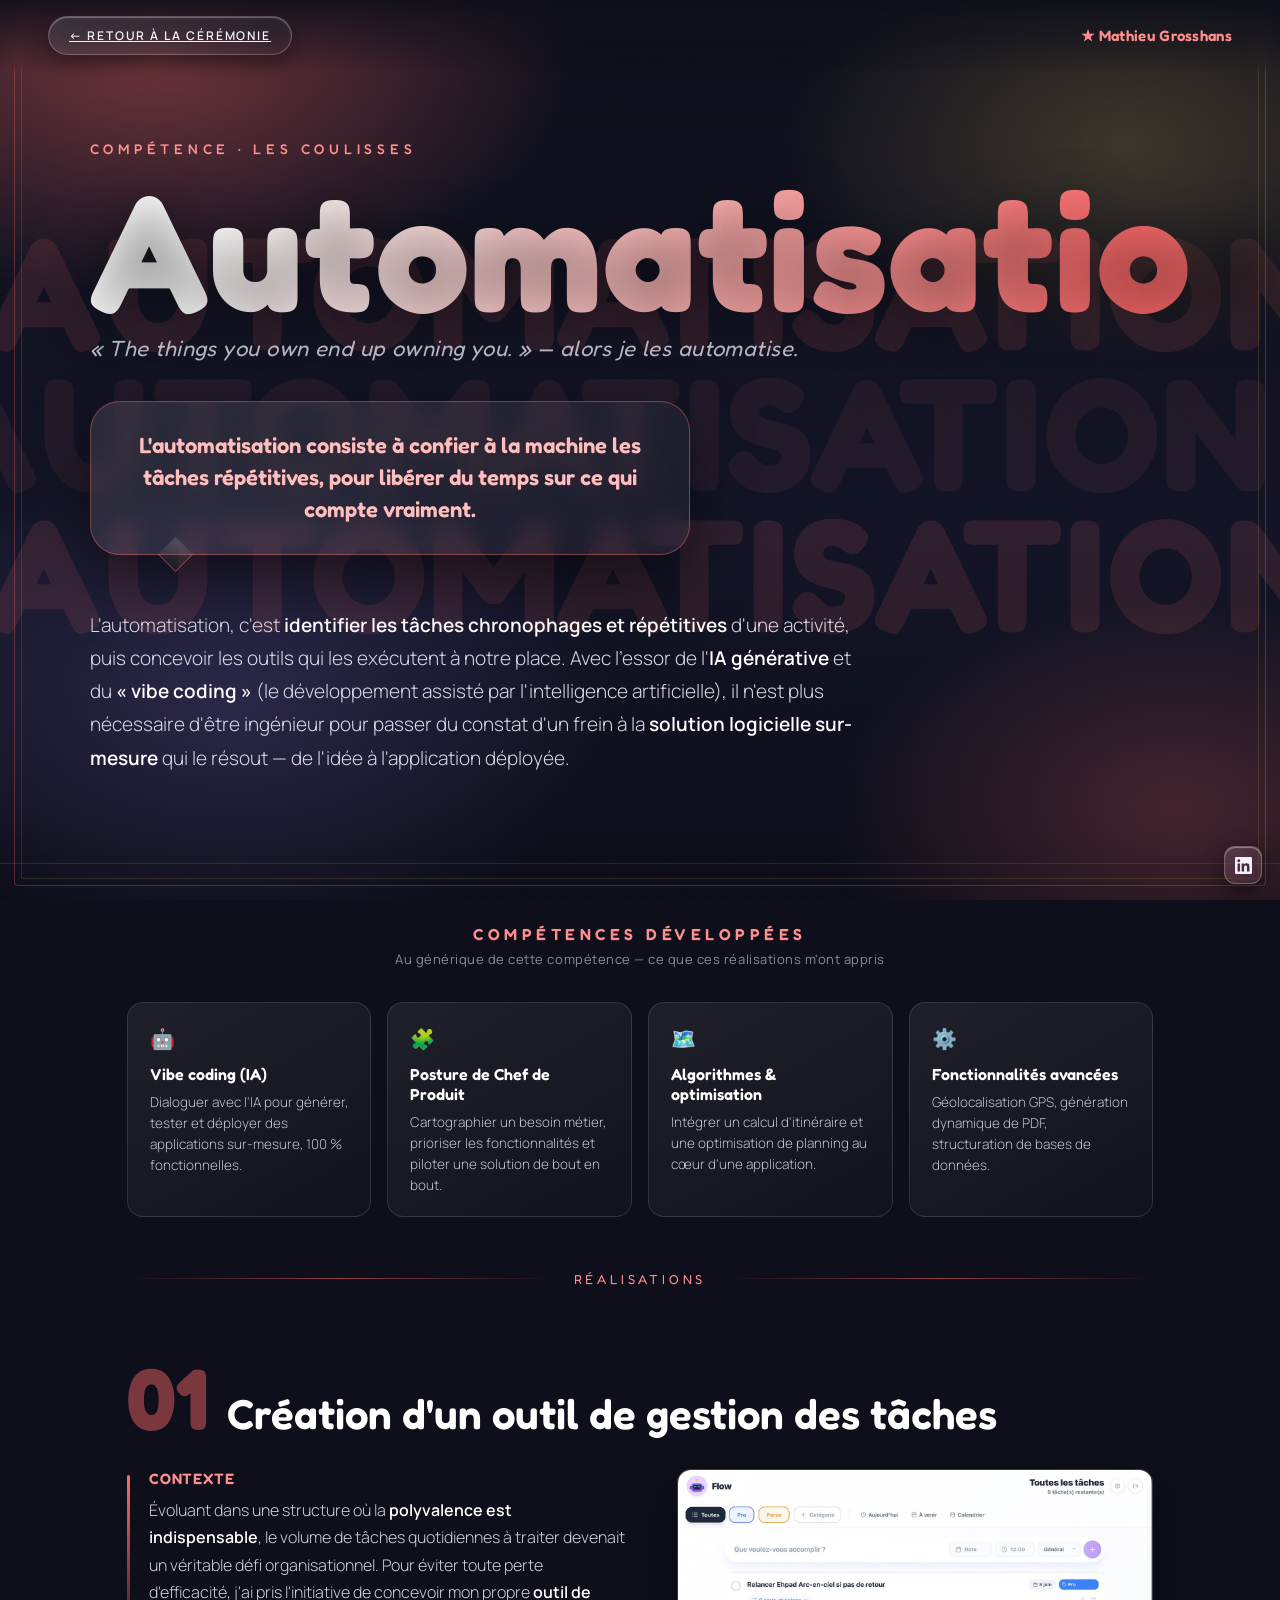
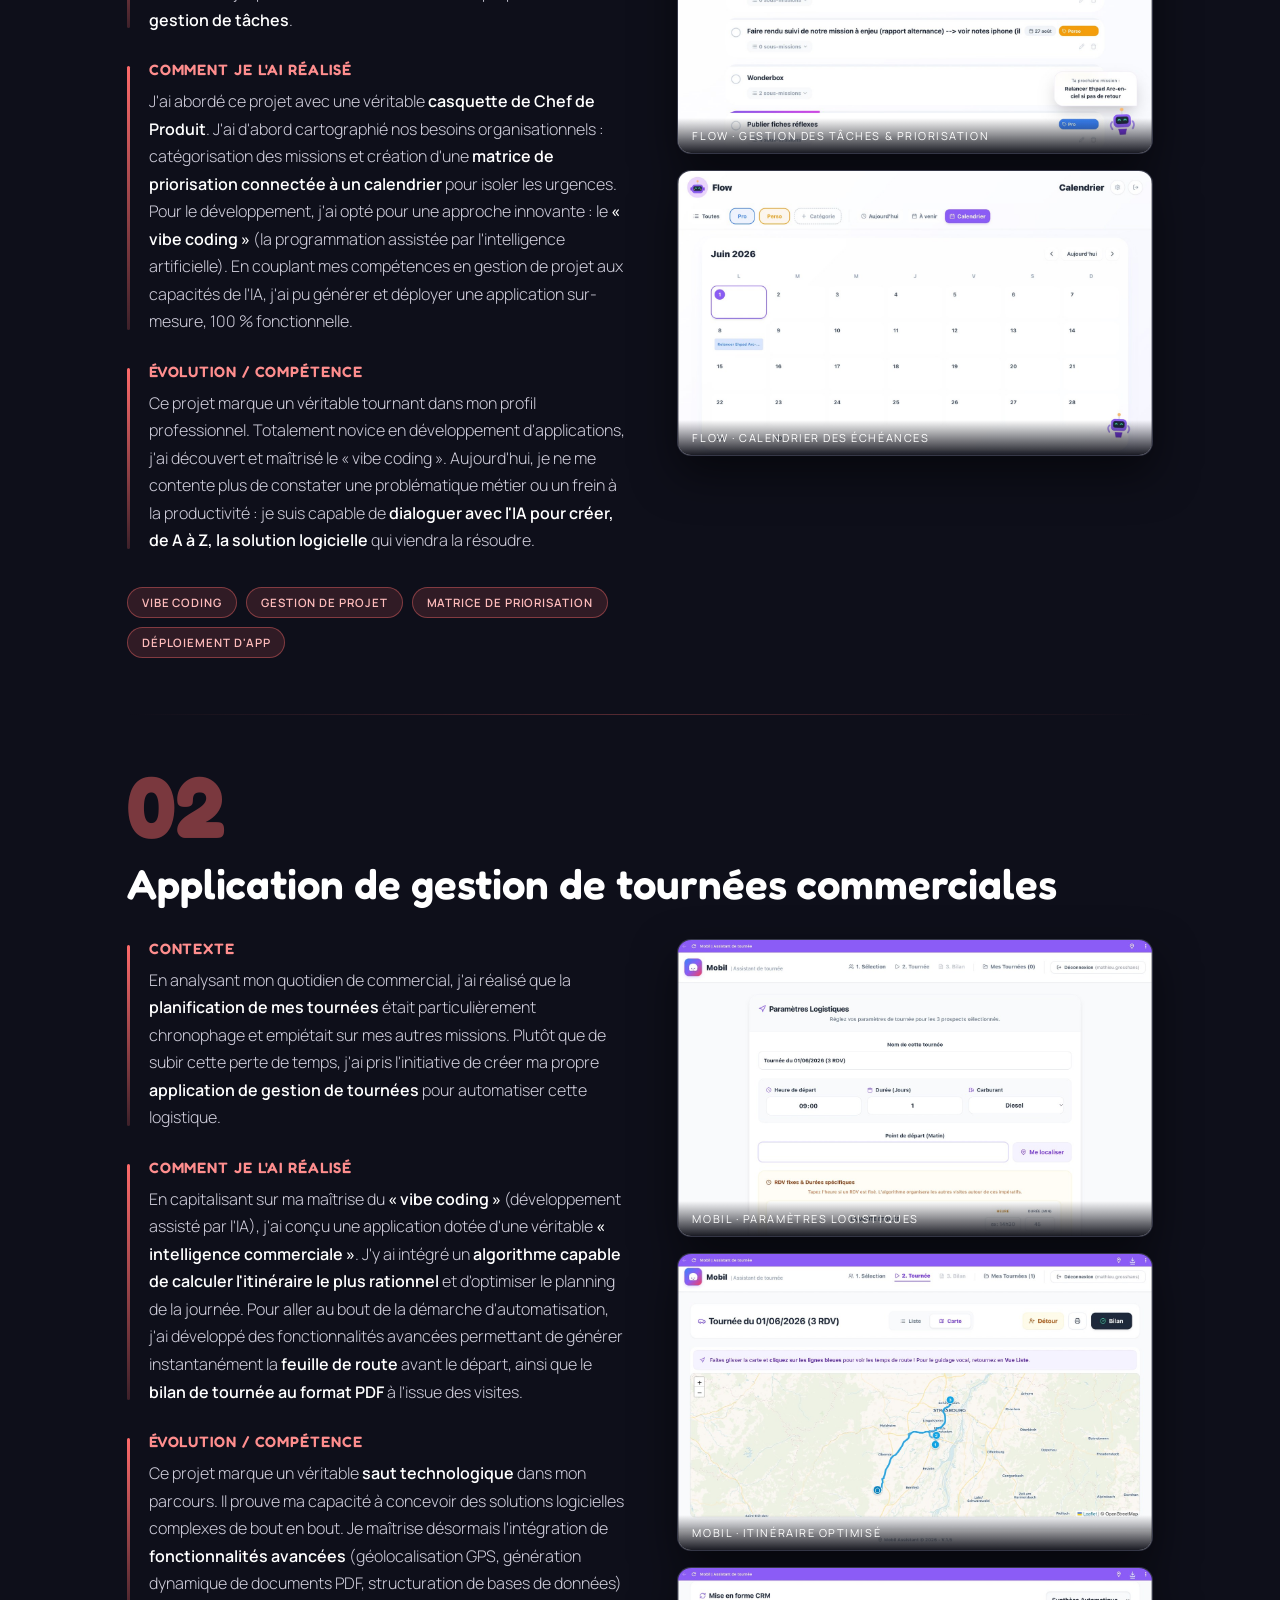
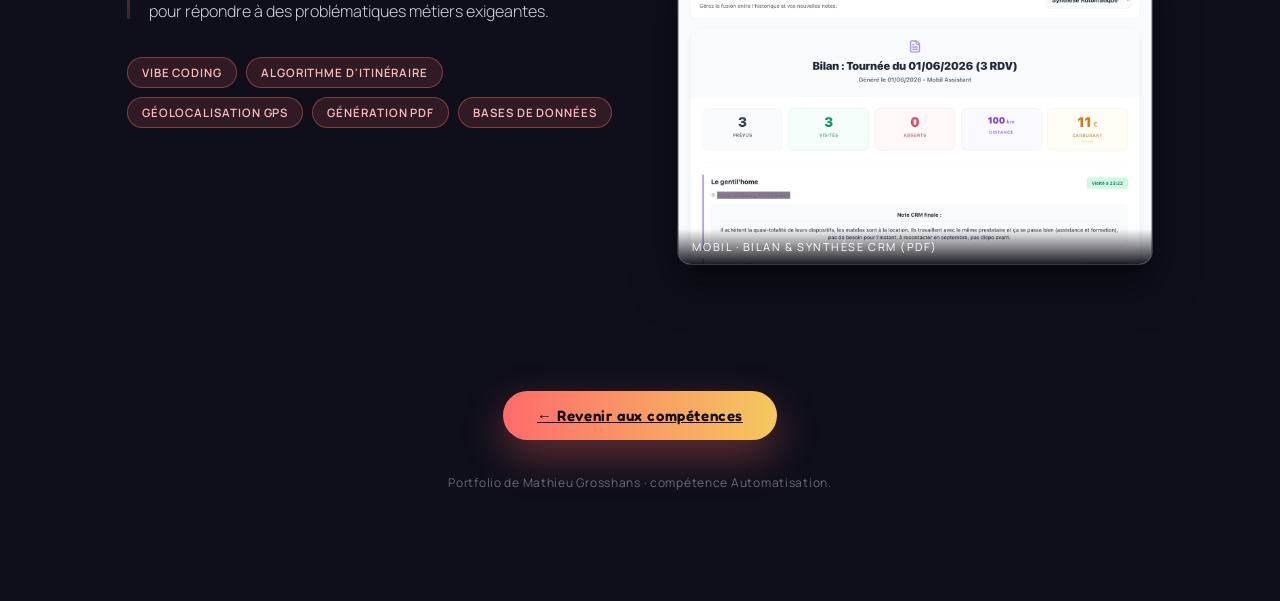
<file: pages/automatisation.html>
<!DOCTYPE html>
<html lang="fr">
<head>
<meta charset="UTF-8" />
<meta name="viewport" content="width=device-width, initial-scale=1.0, viewport-fit=cover" />
<title>Automatisation · Mathieu Grosshans</title>
<meta name="description" content="Compétence Automatisation — réalisations de Mathieu Grosshans : outil de gestion des tâches et application de gestion de tournées, développés en vibe coding (IA)." />
<link rel="preconnect" href="https://fonts.googleapis.com" />
<link rel="preconnect" href="https://fonts.gstatic.com" crossorigin />
<link href="https://fonts.googleapis.com/css2?family=Fredoka:wght@400;500;600;700&family=Manrope:wght@300;400;500;600;700&display=swap" rel="stylesheet" />
<link rel="stylesheet" href="automatisation.css" />
<link rel="stylesheet" href="lightbox.css" />
</head>
<body>
<div class="darkroom" aria-hidden="true"></div>
<div class="grain" aria-hidden="true"></div>
<div class="poster-frame" aria-hidden="true"></div>

<a class="li-badge" href="https://www.linkedin.com/in/mathieu-grosshans-435804296" target="_blank" rel="noopener" aria-label="Profil LinkedIn de Mathieu Grosshans">
  <svg viewBox="0 0 24 24" width="17" height="17" fill="currentColor" aria-hidden="true"><path d="M20.45 20.45h-3.56v-5.57c0-1.33-.02-3.04-1.85-3.04-1.85 0-2.14 1.45-2.14 2.94v5.67H9.34V9h3.42v1.56h.05c.48-.9 1.64-1.85 3.37-1.85 3.6 0 4.27 2.37 4.27 5.45v6.29zM5.34 7.43a2.06 2.06 0 1 1 0-4.13 2.06 2.06 0 0 1 0 4.13zM7.12 20.45H3.55V9h3.57v11.45zM22.22 0H1.77C.79 0 0 .77 0 1.73v20.54C0 23.22.79 24 1.77 24h20.45c.98 0 1.78-.78 1.78-1.73V1.73C24 .77 23.2 0 22.22 0z"/></svg>
</a>

<header class="fc-top">
  <a class="fc-back" href="../index.html#scene-3">← Retour à la cérémonie</a>
  <span class="fc-chip">★ Mathieu Grosshans</span>
</header>

<!-- ===== HERO ===== -->
<section class="fc-hero">
  <div class="watermark" aria-hidden="true">
    <span>Automatisation</span><span>Automatisation</span><span>Automatisation</span>
  </div>
  <p class="fc-eyebrow">Compétence · Les coulisses</p>
  <h1 class="fc-title">Automatisation</h1>
  <p class="fc-tagline">« The things you own end up owning you. » — alors je les automatise.</p>

  <div class="fc-bubble">
    L'automatisation consiste à confier à la machine les tâches répétitives, pour libérer du temps
    sur ce qui compte vraiment.
  </div>

  <p class="fc-lede">
    L'automatisation, c'est <strong>identifier les tâches chronophages et répétitives</strong> d'une
    activité, puis concevoir les outils qui les exécutent à notre place. Avec l'essor de
    l'<strong>IA générative</strong> et du <strong>« vibe coding »</strong> (le développement assisté
    par l'intelligence artificielle), il n'est plus nécessaire d'être ingénieur pour passer du
    constat d'un frein à la <strong>solution logicielle sur-mesure</strong> qui le résout — de
    l'idée à l'application déployée.
  </p>
</section>

<!-- ===== SOMMAIRE DES COMPÉTENCES ===== -->
<section class="fc-summary">
  <p class="sum-head">Compétences développées</p>
  <p class="sum-sub">Au générique de cette compétence — ce que ces réalisations m'ont appris</p>
  <div class="sum-grid">
    <article class="sum-card">
      <span class="ic">🤖</span>
      <h5>Vibe coding (IA)</h5>
      <p>Dialoguer avec l'IA pour générer, tester et déployer des applications sur-mesure, 100 % fonctionnelles.</p>
    </article>
    <article class="sum-card">
      <span class="ic">🧩</span>
      <h5>Posture de Chef de Produit</h5>
      <p>Cartographier un besoin métier, prioriser les fonctionnalités et piloter une solution de bout en bout.</p>
    </article>
    <article class="sum-card">
      <span class="ic">🗺️</span>
      <h5>Algorithmes & optimisation</h5>
      <p>Intégrer un calcul d'itinéraire et une optimisation de planning au cœur d'une application.</p>
    </article>
    <article class="sum-card">
      <span class="ic">⚙️</span>
      <h5>Fonctionnalités avancées</h5>
      <p>Géolocalisation GPS, génération dynamique de PDF, structuration de bases de données.</p>
    </article>
  </div>
</section>

<div class="fc-divider"><span class="line"></span><span class="tag">Réalisations</span><span class="line"></span></div>

<!-- ===== PRODUCTION 1 ===== -->
<section class="fc-real">
  <div class="real-head">
    <span class="real-no">01</span>
    <h2 class="real-name">Création d'un outil de gestion des tâches</h2>
  </div>

  <div class="real-grid">
    <div class="real-blocks">
      <div class="blk">
        <h4>Contexte</h4>
        <p>Évoluant dans une structure où la <strong>polyvalence est indispensable</strong>, le volume
        de tâches quotidiennes à traiter devenait un véritable défi organisationnel. Pour éviter toute
        perte d'efficacité, j'ai pris l'initiative de concevoir mon propre <strong>outil de gestion de
        tâches</strong>.</p>
      </div>
      <div class="blk">
        <h4>Comment je l'ai réalisé</h4>
        <p>J'ai abordé ce projet avec une véritable <strong>casquette de Chef de Produit</strong>. J'ai
        d'abord cartographié nos besoins organisationnels : catégorisation des missions et création
        d'une <strong>matrice de priorisation connectée à un calendrier</strong> pour isoler les
        urgences. Pour le développement, j'ai opté pour une approche innovante : le <strong>« vibe
        coding »</strong> (la programmation assistée par l'intelligence artificielle). En couplant mes
        compétences en gestion de projet aux capacités de l'IA, j'ai pu générer et déployer une
        application sur-mesure, 100 % fonctionnelle.</p>
      </div>
      <div class="blk">
        <h4>Évolution / compétence</h4>
        <p>Ce projet marque un véritable tournant dans mon profil professionnel. Totalement novice en
        développement d'applications, j'ai découvert et maîtrisé le « vibe coding ». Aujourd'hui, je ne
        me contente plus de constater une problématique métier ou un frein à la productivité : je suis
        capable de <strong>dialoguer avec l'IA pour créer, de A à Z, la solution logicielle</strong>
        qui viendra la résoudre.</p>
      </div>
      <div class="skill-tags">
        <span>Vibe coding</span><span>Gestion de projet</span>
        <span>Matrice de priorisation</span><span>Déploiement d'app</span>
      </div>
    </div>

    <div class="real-media">
      <figure class="shot">
        <img src="assets/au1-taches.jpg" alt="Application Flow — liste de toutes les tâches et sous-missions" loading="lazy" />
        <figcaption class="cap">Flow · gestion des tâches & priorisation</figcaption>
      </figure>
      <figure class="shot">
        <img src="assets/au1-calendrier.jpg" alt="Application Flow — vue calendrier des échéances" loading="lazy" />
        <figcaption class="cap">Flow · calendrier des échéances</figcaption>
      </figure>
    </div>
  </div>
</section>

<div class="real-sep"><div class="l"></div></div>

<!-- ===== PRODUCTION 2 ===== -->
<section class="fc-real">
  <div class="real-head">
    <span class="real-no">02</span>
    <h2 class="real-name">Application de gestion de tournées commerciales</h2>
  </div>

  <div class="real-grid">
    <div class="real-blocks">
      <div class="blk">
        <h4>Contexte</h4>
        <p>En analysant mon quotidien de commercial, j'ai réalisé que la <strong>planification de mes
        tournées</strong> était particulièrement chronophage et empiétait sur mes autres missions.
        Plutôt que de subir cette perte de temps, j'ai pris l'initiative de créer ma propre
        <strong>application de gestion de tournées</strong> pour automatiser cette logistique.</p>
      </div>
      <div class="blk">
        <h4>Comment je l'ai réalisé</h4>
        <p>En capitalisant sur ma maîtrise du <strong>« vibe coding »</strong> (développement assisté
        par l'IA), j'ai conçu une application dotée d'une véritable <strong>« intelligence
        commerciale »</strong>. J'y ai intégré un <strong>algorithme capable de calculer l'itinéraire
        le plus rationnel</strong> et d'optimiser le planning de la journée. Pour aller au bout de la
        démarche d'automatisation, j'ai développé des fonctionnalités avancées permettant de générer
        instantanément la <strong>feuille de route</strong> avant le départ, ainsi que le
        <strong>bilan de tournée au format PDF</strong> à l'issue des visites.</p>
      </div>
      <div class="blk">
        <h4>Évolution / compétence</h4>
        <p>Ce projet marque un véritable <strong>saut technologique</strong> dans mon parcours. Il
        prouve ma capacité à concevoir des solutions logicielles complexes de bout en bout. Je maîtrise
        désormais l'intégration de <strong>fonctionnalités avancées</strong> (géolocalisation GPS,
        génération dynamique de documents PDF, structuration de bases de données) pour répondre à des
        problématiques métiers exigeantes.</p>
      </div>
      <div class="skill-tags">
        <span>Vibe coding</span><span>Algorithme d'itinéraire</span>
        <span>Géolocalisation GPS</span><span>Génération PDF</span><span>Bases de données</span>
      </div>
    </div>

    <div class="real-media">
      <figure class="shot">
        <img src="assets/au2-parametres.jpg" alt="Application Mobil — paramètres logistiques de la tournée" loading="lazy" />
        <figcaption class="cap">Mobil · paramètres logistiques</figcaption>
      </figure>
      <figure class="shot">
        <img src="assets/au2-carte.jpg" alt="Application Mobil — itinéraire optimisé sur la carte" loading="lazy" />
        <figcaption class="cap">Mobil · itinéraire optimisé</figcaption>
      </figure>
      <figure class="shot">
        <img src="assets/au2-bilan.jpg" alt="Application Mobil — bilan de tournée et synthèse CRM" loading="lazy" />
        <figcaption class="cap">Mobil · bilan & synthèse CRM (PDF)</figcaption>
      </figure>
    </div>
  </div>
</section>

<!-- ===== FOOTER ===== -->
<footer class="fc-foot">
  <a class="next" href="../index.html#scene-3">← Revenir aux compétences</a>
  <p class="credit">Portfolio de Mathieu Grosshans · compétence Automatisation.</p>
</footer>

<script>
  document.querySelectorAll('a[href*="index.html#scene-3"]').forEach((a) => {
    a.addEventListener('click', () => { try { sessionStorage.setItem('landScene','3'); } catch(e){} });
  });
</script>
<script src="lightbox.js"></script>
</body>
</html>
</file>
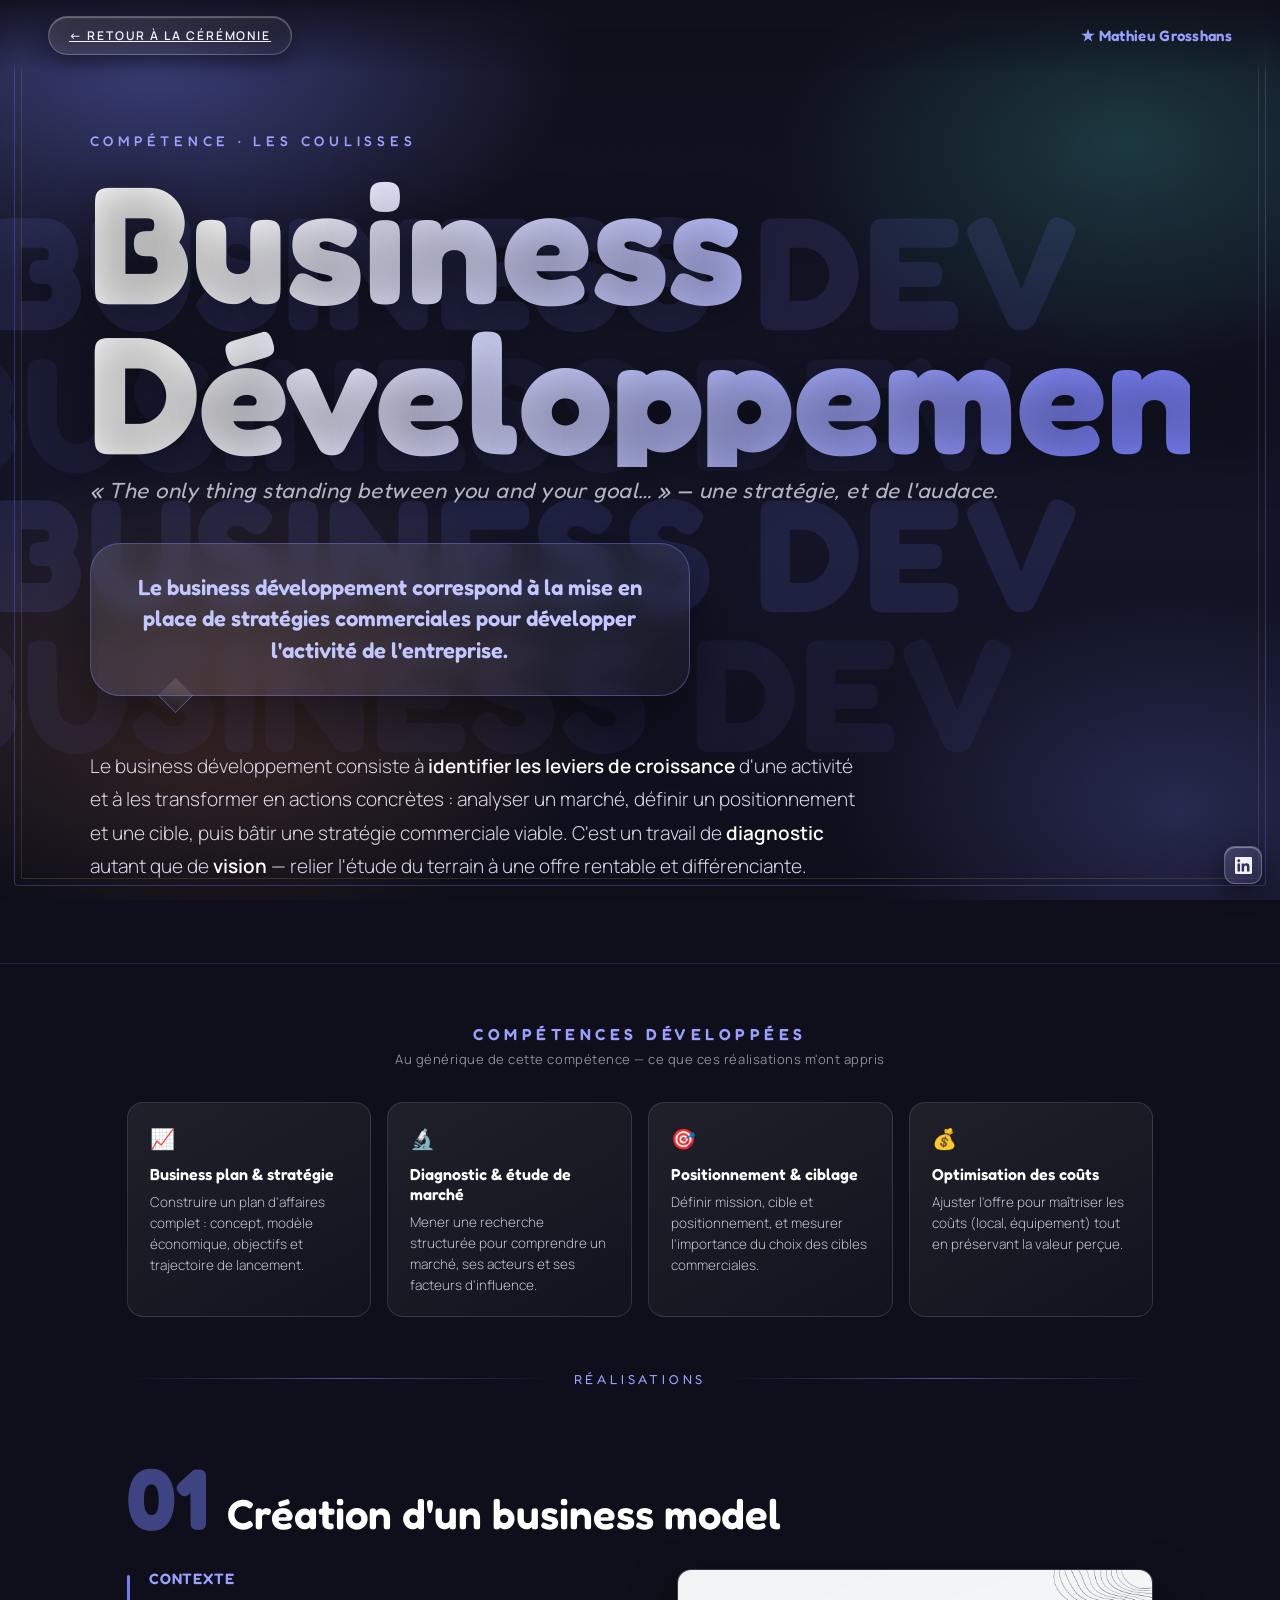
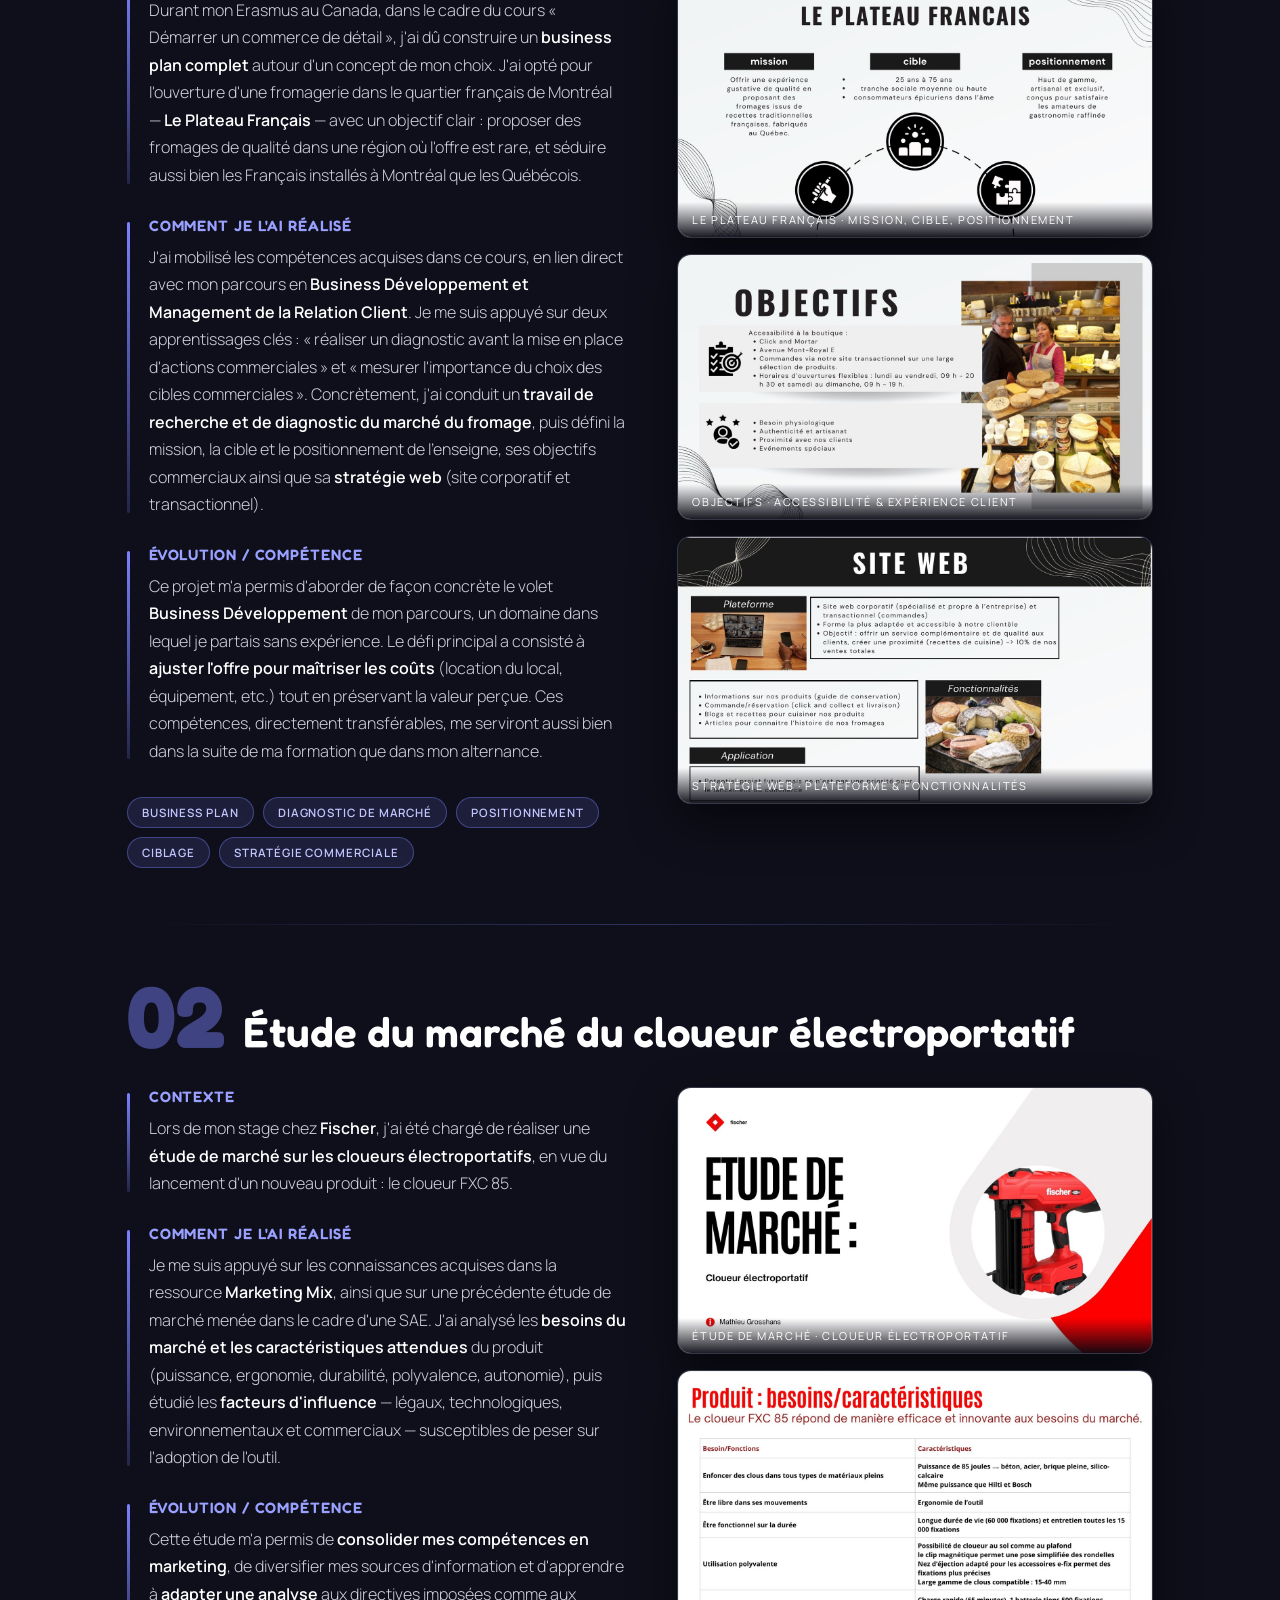
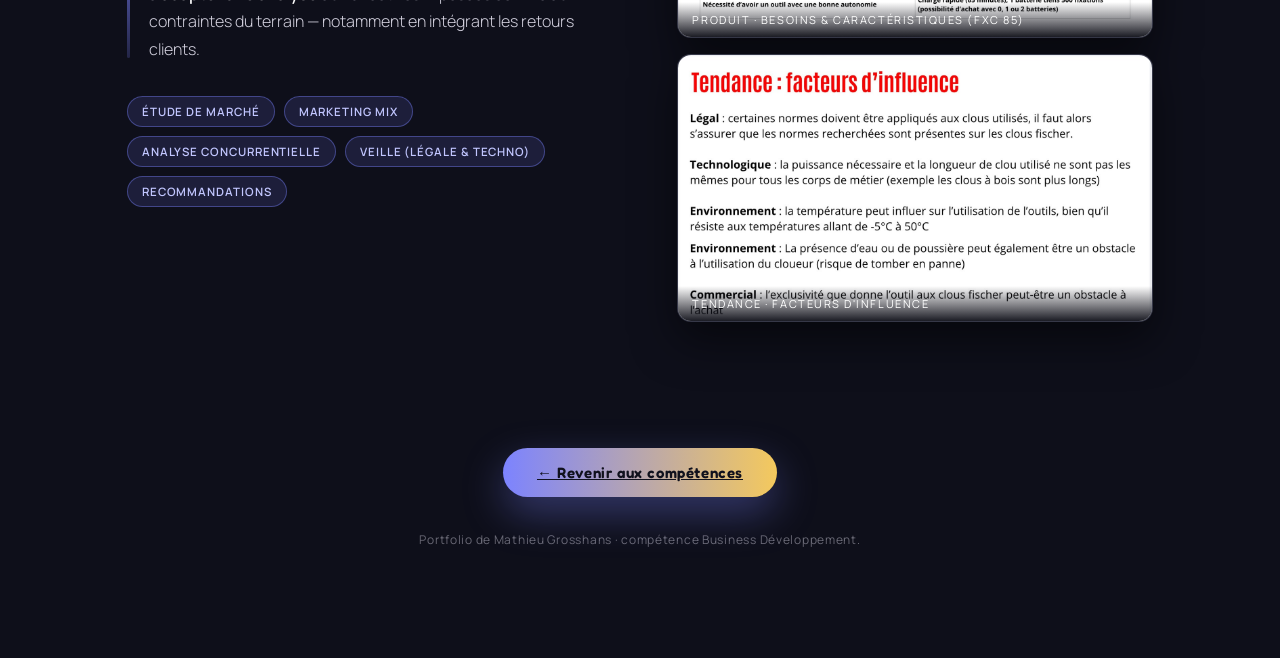
<file: pages/business-developpement.html>
<!DOCTYPE html>
<html lang="fr">
<head>
<meta charset="UTF-8" />
<meta name="viewport" content="width=device-width, initial-scale=1.0, viewport-fit=cover" />
<title>Business Développement · Mathieu Grosshans</title>
<meta name="description" content="Compétence Business Développement — réalisations de Mathieu Grosshans : business model d'une fromagerie et étude de marché d'un cloueur électroportatif." />
<link rel="preconnect" href="https://fonts.googleapis.com" />
<link rel="preconnect" href="https://fonts.gstatic.com" crossorigin />
<link href="https://fonts.googleapis.com/css2?family=Fredoka:wght@400;500;600;700&family=Manrope:wght@300;400;500;600;700&display=swap" rel="stylesheet" />
<link rel="stylesheet" href="business-developpement.css" />
<link rel="stylesheet" href="lightbox.css" />
</head>
<body>
<div class="skyline" aria-hidden="true"></div>
<div class="grain" aria-hidden="true"></div>
<div class="poster-frame" aria-hidden="true"></div>

<a class="li-badge" href="https://www.linkedin.com/in/mathieu-grosshans-435804296" target="_blank" rel="noopener" aria-label="Profil LinkedIn de Mathieu Grosshans">
  <svg viewBox="0 0 24 24" width="17" height="17" fill="currentColor" aria-hidden="true"><path d="M20.45 20.45h-3.56v-5.57c0-1.33-.02-3.04-1.85-3.04-1.85 0-2.14 1.45-2.14 2.94v5.67H9.34V9h3.42v1.56h.05c.48-.9 1.64-1.85 3.37-1.85 3.6 0 4.27 2.37 4.27 5.45v6.29zM5.34 7.43a2.06 2.06 0 1 1 0-4.13 2.06 2.06 0 0 1 0 4.13zM7.12 20.45H3.55V9h3.57v11.45zM22.22 0H1.77C.79 0 0 .77 0 1.73v20.54C0 23.22.79 24 1.77 24h20.45c.98 0 1.78-.78 1.78-1.73V1.73C24 .77 23.2 0 22.22 0z"/></svg>
</a>

<header class="wf-top">
  <a class="wf-back" href="../index.html#scene-3">← Retour à la cérémonie</a>
  <span class="wf-chip">★ Mathieu Grosshans</span>
</header>

<!-- ===== HERO ===== -->
<section class="wf-hero">
  <div class="watermark" aria-hidden="true">
    <span>Business Dev</span><span>Business Dev</span><span>Business Dev</span><span>Business Dev</span>
  </div>
  <p class="wf-eyebrow">Compétence · Les coulisses</p>
  <h1 class="wf-title">Business Développement</h1>
  <p class="wf-tagline">« The only thing standing between you and your goal… » — une stratégie, et de l'audace.</p>

  <div class="wf-bubble">
    Le business développement correspond à la mise en place de stratégies commerciales pour
    développer l'activité de l'entreprise.
  </div>

  <p class="wf-lede">
    Le business développement consiste à <strong>identifier les leviers de croissance</strong>
    d'une activité et à les transformer en actions concrètes : analyser un marché, définir un
    positionnement et une cible, puis bâtir une stratégie commerciale viable. C'est un travail de
    <strong>diagnostic</strong> autant que de <strong>vision</strong> — relier l'étude du terrain à
    une offre rentable et différenciante.
  </p>
</section>

<!-- ===== SOMMAIRE DES COMPÉTENCES ===== -->
<section class="wf-summary">
  <p class="sum-head">Compétences développées</p>
  <p class="sum-sub">Au générique de cette compétence — ce que ces réalisations m'ont appris</p>
  <div class="sum-grid">
    <article class="sum-card">
      <span class="ic">📈</span>
      <h5>Business plan & stratégie</h5>
      <p>Construire un plan d'affaires complet : concept, modèle économique, objectifs et trajectoire de lancement.</p>
    </article>
    <article class="sum-card">
      <span class="ic">🔬</span>
      <h5>Diagnostic & étude de marché</h5>
      <p>Mener une recherche structurée pour comprendre un marché, ses acteurs et ses facteurs d'influence.</p>
    </article>
    <article class="sum-card">
      <span class="ic">🎯</span>
      <h5>Positionnement & ciblage</h5>
      <p>Définir mission, cible et positionnement, et mesurer l'importance du choix des cibles commerciales.</p>
    </article>
    <article class="sum-card">
      <span class="ic">💰</span>
      <h5>Optimisation des coûts</h5>
      <p>Ajuster l'offre pour maîtriser les coûts (local, équipement) tout en préservant la valeur perçue.</p>
    </article>
  </div>
</section>

<div class="wf-divider"><span class="line"></span><span class="tag">Réalisations</span><span class="line"></span></div>

<!-- ===== RÉALISATION 1 ===== -->
<section class="wf-real">
  <div class="real-head">
    <span class="real-no">01</span>
    <h2 class="real-name">Création d'un business model</h2>
  </div>

  <div class="real-grid">
    <div class="real-blocks">
      <div class="blk">
        <h4>Contexte</h4>
        <p>Durant mon Erasmus au Canada, dans le cadre du cours « Démarrer un commerce de détail »,
        j'ai dû construire un <strong>business plan complet</strong> autour d'un concept de mon choix.
        J'ai opté pour l'ouverture d'une fromagerie dans le quartier français de Montréal —
        <strong>Le Plateau Français</strong> — avec un objectif clair : proposer des fromages de
        qualité dans une région où l'offre est rare, et séduire aussi bien les Français installés à
        Montréal que les Québécois.</p>
      </div>
      <div class="blk">
        <h4>Comment je l'ai réalisé</h4>
        <p>J'ai mobilisé les compétences acquises dans ce cours, en lien direct avec mon parcours en
        <strong>Business Développement et Management de la Relation Client</strong>. Je me suis
        appuyé sur deux apprentissages clés : « réaliser un diagnostic avant la mise en place
        d'actions commerciales » et « mesurer l'importance du choix des cibles commerciales ».
        Concrètement, j'ai conduit un <strong>travail de recherche et de diagnostic du marché du
        fromage</strong>, puis défini la mission, la cible et le positionnement de l'enseigne, ses
        objectifs commerciaux ainsi que sa <strong>stratégie web</strong> (site corporatif et
        transactionnel).</p>
      </div>
      <div class="blk">
        <h4>Évolution / compétence</h4>
        <p>Ce projet m'a permis d'aborder de façon concrète le volet <strong>Business
        Développement</strong> de mon parcours, un domaine dans lequel je partais sans expérience. Le
        défi principal a consisté à <strong>ajuster l'offre pour maîtriser les coûts</strong>
        (location du local, équipement, etc.) tout en préservant la valeur perçue. Ces compétences,
        directement transférables, me serviront aussi bien dans la suite de ma formation que dans mon
        alternance.</p>
      </div>
      <div class="skill-tags">
        <span>Business plan</span><span>Diagnostic de marché</span>
        <span>Positionnement</span><span>Ciblage</span><span>Stratégie commerciale</span>
      </div>
    </div>

    <div class="real-media">
      <figure class="shot">
        <img src="assets/bd1-plateau.jpg" alt="Le Plateau Français — mission, cible et positionnement" loading="lazy" />
        <figcaption class="cap">Le Plateau Français · mission, cible, positionnement</figcaption>
      </figure>
      <figure class="shot">
        <img src="assets/bd1-objectifs.jpg" alt="Objectifs commerciaux et accessibilité de la fromagerie" loading="lazy" />
        <figcaption class="cap">Objectifs · accessibilité & expérience client</figcaption>
      </figure>
      <figure class="shot">
        <img src="assets/bd1-siteweb.jpg" alt="Stratégie de site web : plateforme et fonctionnalités" loading="lazy" />
        <figcaption class="cap">Stratégie web · plateforme & fonctionnalités</figcaption>
      </figure>
    </div>
  </div>
</section>

<div class="real-sep"><div class="l"></div></div>

<!-- ===== RÉALISATION 2 ===== -->
<section class="wf-real">
  <div class="real-head">
    <span class="real-no">02</span>
    <h2 class="real-name">Étude du marché du cloueur électroportatif</h2>
  </div>

  <div class="real-grid">
    <div class="real-blocks">
      <div class="blk">
        <h4>Contexte</h4>
        <p>Lors de mon stage chez <strong>Fischer</strong>, j'ai été chargé de réaliser une
        <strong>étude de marché sur les cloueurs électroportatifs</strong>, en vue du lancement d'un
        nouveau produit : le cloueur FXC 85.</p>
      </div>
      <div class="blk">
        <h4>Comment je l'ai réalisé</h4>
        <p>Je me suis appuyé sur les connaissances acquises dans la ressource <strong>Marketing
        Mix</strong>, ainsi que sur une précédente étude de marché menée dans le cadre d'une SAE.
        J'ai analysé les <strong>besoins du marché et les caractéristiques attendues</strong> du
        produit (puissance, ergonomie, durabilité, polyvalence, autonomie), puis étudié les
        <strong>facteurs d'influence</strong> — légaux, technologiques, environnementaux et
        commerciaux — susceptibles de peser sur l'adoption de l'outil.</p>
      </div>
      <div class="blk">
        <h4>Évolution / compétence</h4>
        <p>Cette étude m'a permis de <strong>consolider mes compétences en marketing</strong>, de
        diversifier mes sources d'information et d'apprendre à <strong>adapter une analyse</strong>
        aux directives imposées comme aux contraintes du terrain — notamment en intégrant les retours
        clients.</p>
      </div>
      <div class="skill-tags">
        <span>Étude de marché</span><span>Marketing Mix</span>
        <span>Analyse concurrentielle</span><span>Veille (légale & techno)</span><span>Recommandations</span>
      </div>
    </div>

    <div class="real-media">
      <figure class="shot">
        <img src="assets/bd2-etude.jpg" alt="Étude de marché du cloueur électroportatif fischer" loading="lazy" />
        <figcaption class="cap">Étude de marché · cloueur électroportatif</figcaption>
      </figure>
      <figure class="shot">
        <img src="assets/bd2-produit.jpg" alt="Tableau besoins / caractéristiques du cloueur FXC 85" loading="lazy" />
        <figcaption class="cap">Produit · besoins & caractéristiques (FXC 85)</figcaption>
      </figure>
      <figure class="shot">
        <img src="assets/bd2-tendance.jpg" alt="Facteurs d'influence : légal, technologique, environnemental, commercial" loading="lazy" />
        <figcaption class="cap">Tendance · facteurs d'influence</figcaption>
      </figure>
    </div>
  </div>
</section>

<!-- ===== FOOTER ===== -->
<footer class="wf-foot">
  <a class="next" href="../index.html#scene-3">← Revenir aux compétences</a>
  <p class="credit">Portfolio de Mathieu Grosshans · compétence Business Développement.</p>
</footer>

<script>
  document.querySelectorAll('a[href*="index.html#scene-3"]').forEach((a) => {
    a.addEventListener('click', () => { try { sessionStorage.setItem('landScene','3'); } catch(e){} });
  });
</script>
<script src="lightbox.js"></script>
</body>
</html>
</file>
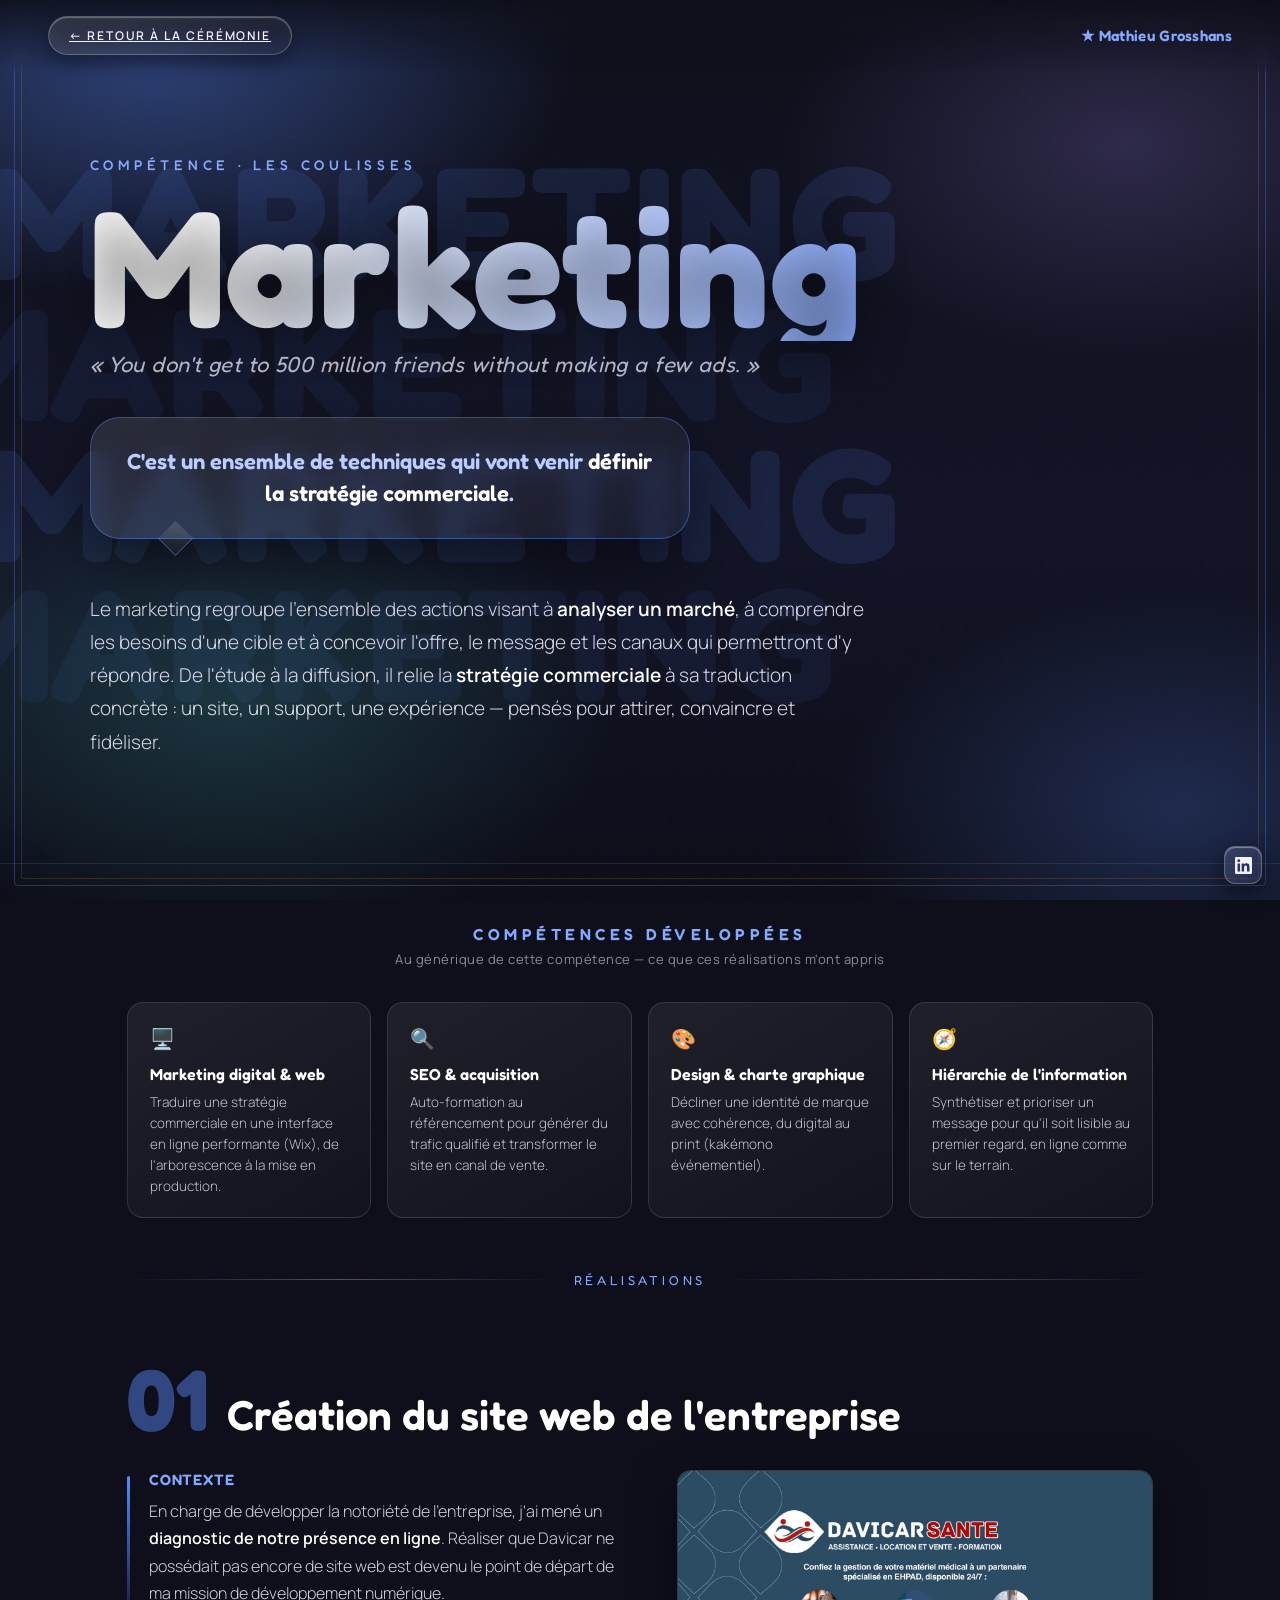
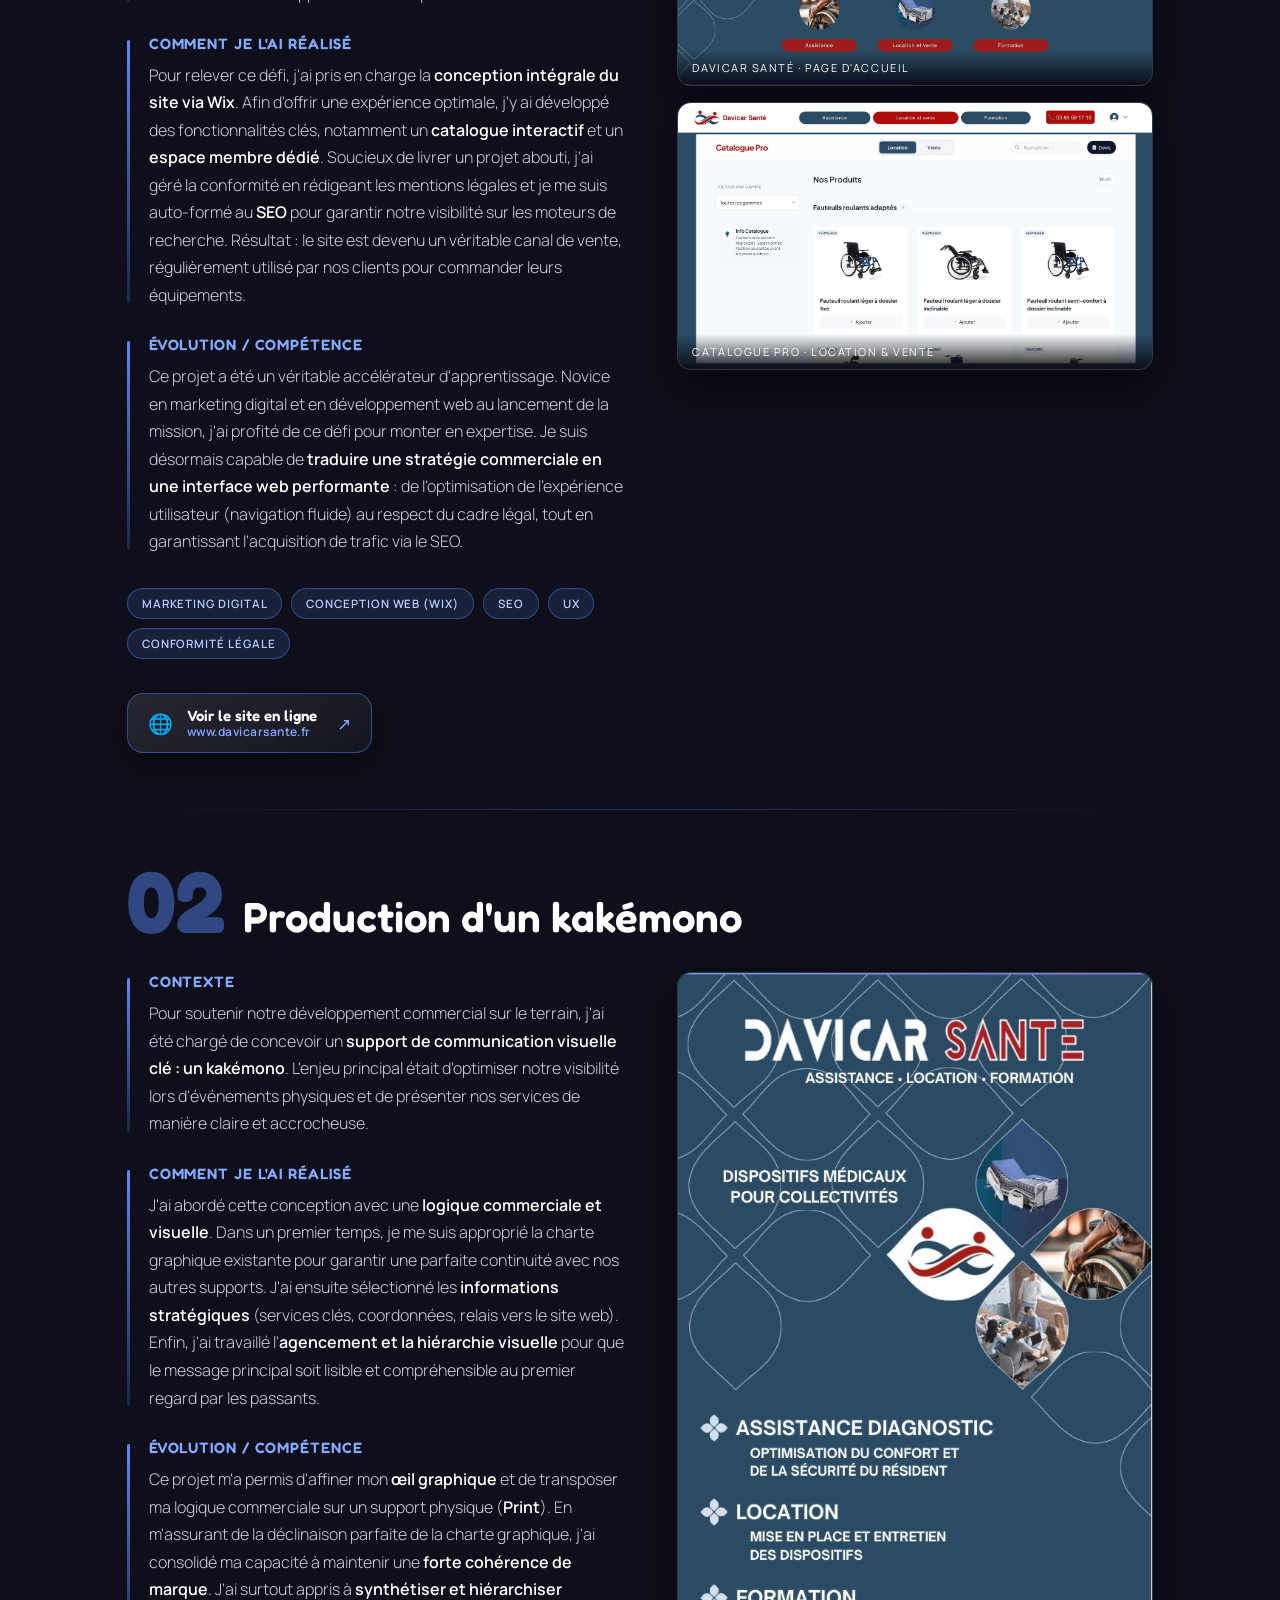
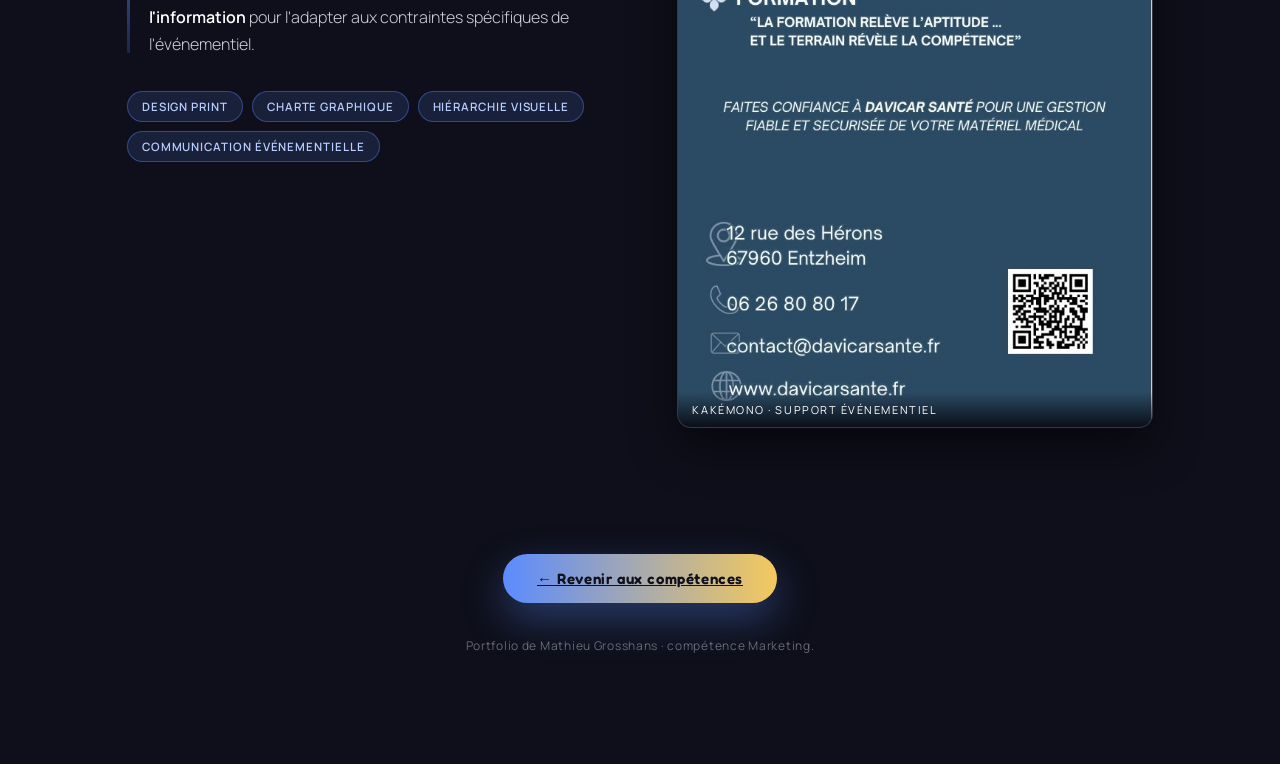
<file: pages/marketing.html>
<!DOCTYPE html>
<html lang="fr">
<head>
<meta charset="UTF-8" />
<meta name="viewport" content="width=device-width, initial-scale=1.0, viewport-fit=cover" />
<title>Marketing · Mathieu Grosshans</title>
<meta name="description" content="Compétence Marketing — réalisations de Mathieu Grosshans : site web Davicar Santé et kakémono événementiel." />
<link rel="preconnect" href="https://fonts.googleapis.com" />
<link rel="preconnect" href="https://fonts.gstatic.com" crossorigin />
<link href="https://fonts.googleapis.com/css2?family=Fredoka:wght@400;500;600;700&family=Manrope:wght@300;400;500;600;700&display=swap" rel="stylesheet" />
<link rel="stylesheet" href="marketing.css" />
<link rel="stylesheet" href="lightbox.css" />
</head>
<body>
<div class="coldlight" aria-hidden="true"></div>
<div class="grain" aria-hidden="true"></div>
<div class="poster-frame" aria-hidden="true"></div>

<a class="li-badge" href="https://www.linkedin.com/in/mathieu-grosshans-435804296" target="_blank" rel="noopener" aria-label="Profil LinkedIn de Mathieu Grosshans">
  <svg viewBox="0 0 24 24" width="17" height="17" fill="currentColor" aria-hidden="true"><path d="M20.45 20.45h-3.56v-5.57c0-1.33-.02-3.04-1.85-3.04-1.85 0-2.14 1.45-2.14 2.94v5.67H9.34V9h3.42v1.56h.05c.48-.9 1.64-1.85 3.37-1.85 3.6 0 4.27 2.37 4.27 5.45v6.29zM5.34 7.43a2.06 2.06 0 1 1 0-4.13 2.06 2.06 0 0 1 0 4.13zM7.12 20.45H3.55V9h3.57v11.45zM22.22 0H1.77C.79 0 0 .77 0 1.73v20.54C0 23.22.79 24 1.77 24h20.45c.98 0 1.78-.78 1.78-1.73V1.73C24 .77 23.2 0 22.22 0z"/></svg>
</a>

<header class="mk-top">
  <a class="mk-back" href="../index.html#scene-3">← Retour à la cérémonie</a>
  <span class="mk-chip">★ Mathieu Grosshans</span>
</header>

<!-- ===== HERO ===== -->
<section class="mk-hero">
  <div class="watermark" aria-hidden="true">
    <span>MARKETING</span><span>MARKETING</span><span>MARKETING</span><span>MARKETING</span>
  </div>
  <p class="mk-eyebrow">Compétence · Les coulisses</p>
  <h1 class="mk-title">Marketing</h1>
  <p class="mk-tagline">« You don't get to 500 million friends without making a few ads. »</p>

  <div class="mk-bubble">
    C'est un ensemble de techniques qui vont venir <em>définir la stratégie commerciale</em>.
  </div>


  <p class="mk-lede">
    Le marketing regroupe l'ensemble des actions visant à <strong>analyser un marché</strong>,
    à comprendre les besoins d'une cible et à concevoir l'offre, le message et les canaux
    qui permettront d'y répondre. De l'étude à la diffusion, il relie la
    <strong>stratégie commerciale</strong> à sa traduction concrète : un site, un support,
    une expérience — pensés pour attirer, convaincre et fidéliser.
  </p>
</section>

<!-- ===== SOMMAIRE DES COMPÉTENCES ===== -->
<section class="mk-summary">
  <p class="sum-head">Compétences développées</p>
  <p class="sum-sub">Au générique de cette compétence — ce que ces réalisations m'ont appris</p>
  <div class="sum-grid">
    <article class="sum-card">
      <span class="ic">🖥️</span>
      <h5>Marketing digital & web</h5>
      <p>Traduire une stratégie commerciale en une interface en ligne performante (Wix), de l'arborescence à la mise en production.</p>
    </article>
    <article class="sum-card">
      <span class="ic">🔍</span>
      <h5>SEO & acquisition</h5>
      <p>Auto-formation au référencement pour générer du trafic qualifié et transformer le site en canal de vente.</p>
    </article>
    <article class="sum-card">
      <span class="ic">🎨</span>
      <h5>Design & charte graphique</h5>
      <p>Décliner une identité de marque avec cohérence, du digital au print (kakémono événementiel).</p>
    </article>
    <article class="sum-card">
      <span class="ic">🧭</span>
      <h5>Hiérarchie de l'information</h5>
      <p>Synthétiser et prioriser un message pour qu'il soit lisible au premier regard, en ligne comme sur le terrain.</p>
    </article>
  </div>
</section>

<div class="mk-divider"><span class="line"></span><span class="tag">Réalisations</span><span class="line"></span></div>

<!-- ===== RÉALISATION 1 ===== -->
<section class="mk-real">
  <div class="real-head">
    <span class="real-no">01</span>
    <h2 class="real-name">Création du site web de l'entreprise</h2>
  </div>

  <div class="real-grid">
    <div class="real-blocks">
      <div class="blk">
        <h4>Contexte</h4>
        <p>En charge de développer la notoriété de l'entreprise, j'ai mené un
        <strong>diagnostic de notre présence en ligne</strong>. Réaliser que Davicar ne
        possédait pas encore de site web est devenu le point de départ de ma mission de
        développement numérique.</p>
      </div>
      <div class="blk">
        <h4>Comment je l'ai réalisé</h4>
        <p>Pour relever ce défi, j'ai pris en charge la <strong>conception intégrale du site
        via Wix</strong>. Afin d'offrir une expérience optimale, j'y ai développé des
        fonctionnalités clés, notamment un <strong>catalogue interactif</strong> et un
        <strong>espace membre dédié</strong>. Soucieux de livrer un projet abouti, j'ai géré la
        conformité en rédigeant les mentions légales et je me suis auto-formé au
        <strong>SEO</strong> pour garantir notre visibilité sur les moteurs de recherche.
        Résultat : le site est devenu un véritable canal de vente, régulièrement utilisé par
        nos clients pour commander leurs équipements.</p>
      </div>
      <div class="blk">
        <h4>Évolution / compétence</h4>
        <p>Ce projet a été un véritable accélérateur d'apprentissage. Novice en marketing
        digital et en développement web au lancement de la mission, j'ai profité de ce défi
        pour monter en expertise. Je suis désormais capable de <strong>traduire une stratégie
        commerciale en une interface web performante</strong> : de l'optimisation de
        l'expérience utilisateur (navigation fluide) au respect du cadre légal, tout en
        garantissant l'acquisition de trafic via le SEO.</p>
      </div>
      <div class="skill-tags">
        <span>Marketing digital</span><span>Conception web (Wix)</span>
        <span>SEO</span><span>UX</span><span>Conformité légale</span>
      </div>
      <a class="site-link" href="https://www.davicarsante.fr" target="_blank" rel="noopener">
        <span class="site-link-ic">🌐</span>
        <span class="site-link-txt">
          <span class="site-link-label">Voir le site en ligne</span>
          <span class="site-link-url">www.davicarsante.fr</span>
        </span>
        <span class="site-link-go">↗</span>
      </a>
    </div>

    <div class="real-media">
      <figure class="shot">
        <img src="assets/realisation1-banner.jpg" alt="Bannière du site Davicar Santé" loading="lazy" />
        <figcaption class="cap">Davicar Santé · page d'accueil</figcaption>
      </figure>
      <figure class="shot">
        <img src="assets/realisation1-catalogue.jpg" alt="Catalogue produits interactif du site Davicar Santé" loading="lazy" />
        <figcaption class="cap">Catalogue Pro · location & vente</figcaption>
      </figure>
    </div>
  </div>
</section>

<div class="real-sep"><div class="l"></div></div>

<!-- ===== RÉALISATION 2 ===== -->
<section class="mk-real">
  <div class="real-head">
    <span class="real-no">02</span>
    <h2 class="real-name">Production d'un kakémono</h2>
  </div>

  <div class="real-grid">
    <div class="real-blocks">
      <div class="blk">
        <h4>Contexte</h4>
        <p>Pour soutenir notre développement commercial sur le terrain, j'ai été chargé de
        concevoir un <strong>support de communication visuelle clé : un kakémono</strong>.
        L'enjeu principal était d'optimiser notre visibilité lors d'événements physiques et de
        présenter nos services de manière claire et accrocheuse.</p>
      </div>
      <div class="blk">
        <h4>Comment je l'ai réalisé</h4>
        <p>J'ai abordé cette conception avec une <strong>logique commerciale et visuelle</strong>.
        Dans un premier temps, je me suis approprié la charte graphique existante pour garantir une
        parfaite continuité avec nos autres supports. J'ai ensuite sélectionné les
        <strong>informations stratégiques</strong> (services clés, coordonnées, relais vers le site
        web). Enfin, j'ai travaillé l'<strong>agencement et la hiérarchie visuelle</strong> pour que
        le message principal soit lisible et compréhensible au premier regard par les passants.</p>
      </div>
      <div class="blk">
        <h4>Évolution / compétence</h4>
        <p>Ce projet m'a permis d'affiner mon <strong>œil graphique</strong> et de transposer ma
        logique commerciale sur un support physique (<strong>Print</strong>). En m'assurant de la
        déclinaison parfaite de la charte graphique, j'ai consolidé ma capacité à maintenir une
        <strong>forte cohérence de marque</strong>. J'ai surtout appris à
        <strong>synthétiser et hiérarchiser l'information</strong> pour l'adapter aux contraintes
        spécifiques de l'événementiel.</p>
      </div>
      <div class="skill-tags">
        <span>Design print</span><span>Charte graphique</span>
        <span>Hiérarchie visuelle</span><span>Communication événementielle</span>
      </div>
    </div>

    <div class="real-media">
      <figure class="shot shot--tall">
        <img src="assets/realisation2-kakemono.jpg" alt="Kakémono Davicar Santé pour événements" loading="lazy" />
        <figcaption class="cap">Kakémono · support événementiel</figcaption>
      </figure>
    </div>
  </div>
</section>

<!-- ===== FOOTER ===== -->
<footer class="mk-foot">
  <a class="next" href="../index.html#scene-3">← Revenir aux compétences</a>
  <p class="credit">Portfolio de Mathieu Grosshans · compétence Marketing.</p>
</footer>

<script>
  // Returning to the ceremony should land on the LAST frame of scene 3 (the statues).
  document.querySelectorAll('a[href*="index.html#scene-3"]').forEach((a) => {
    a.addEventListener('click', () => {
      try { sessionStorage.setItem('landScene', '3'); } catch (e) {}
    });
  });
</script>

<script src="lightbox.js"></script>
</body>
</html>
</file>
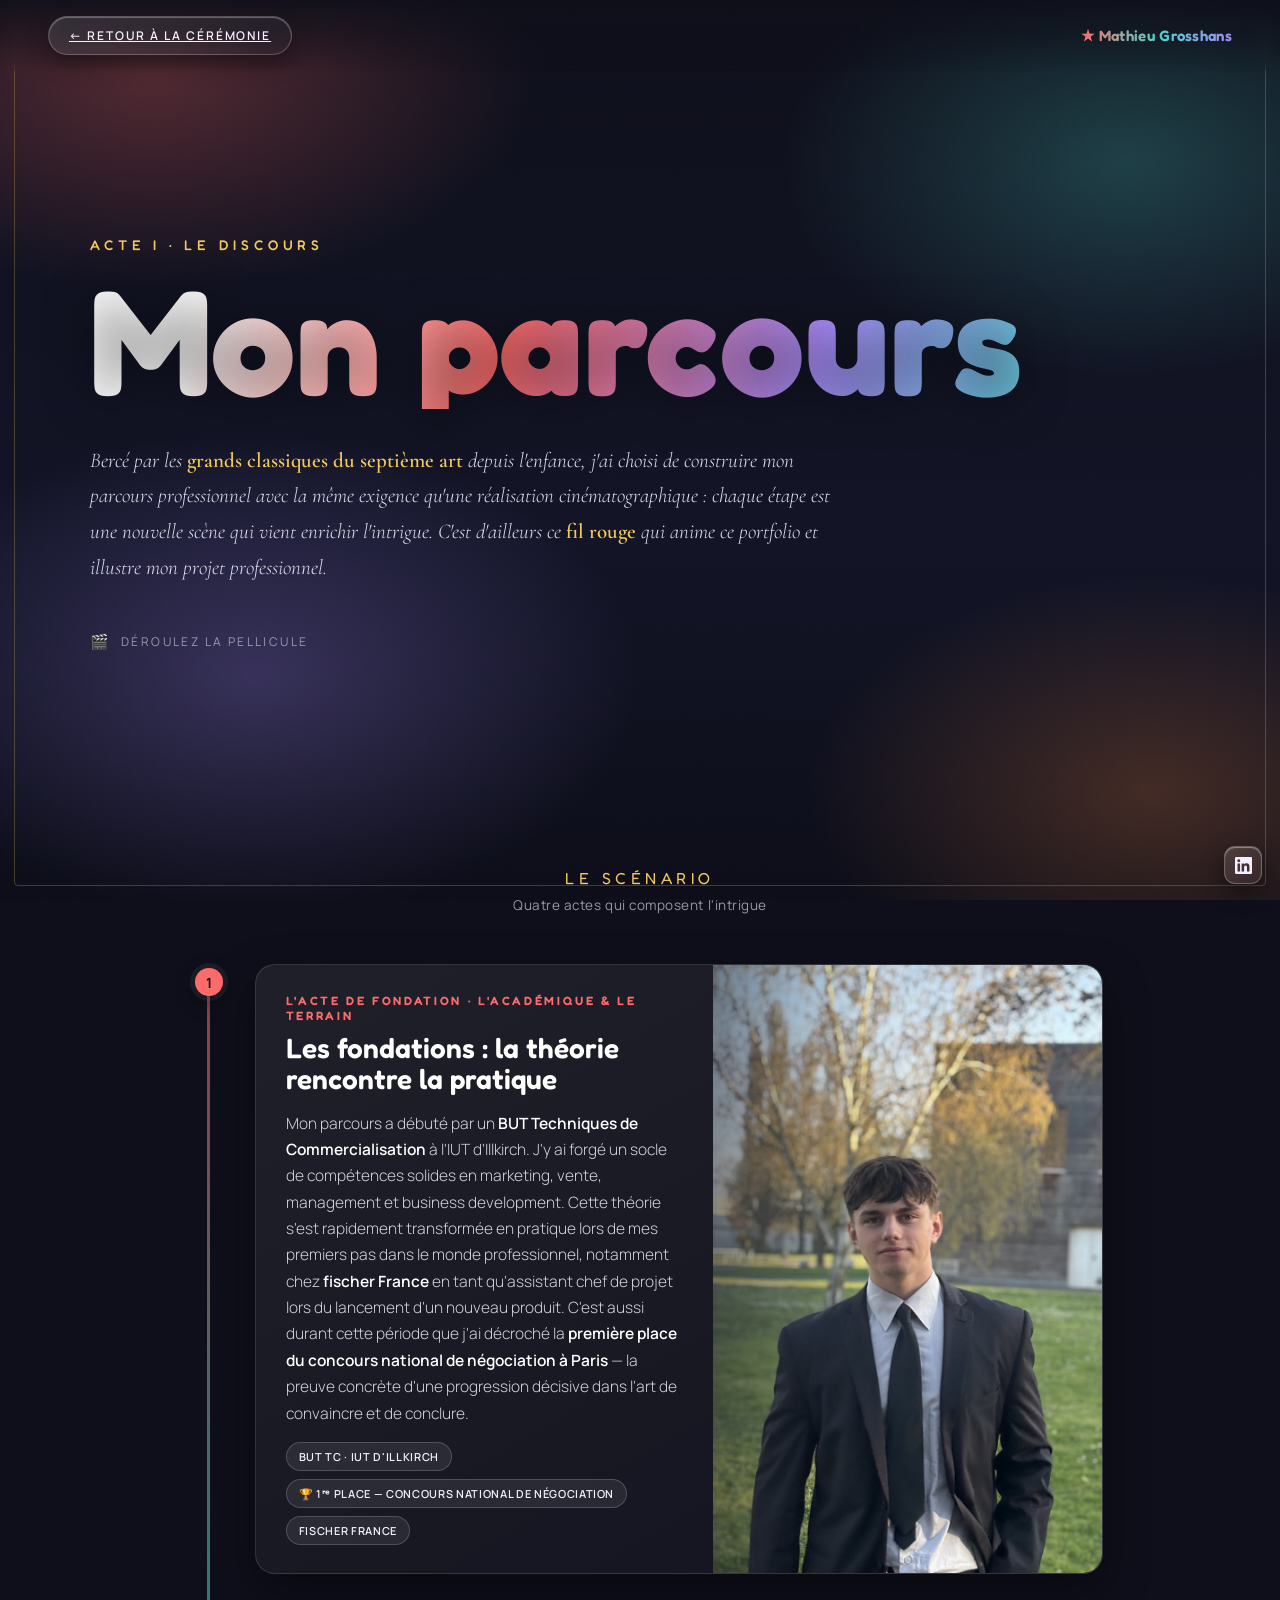
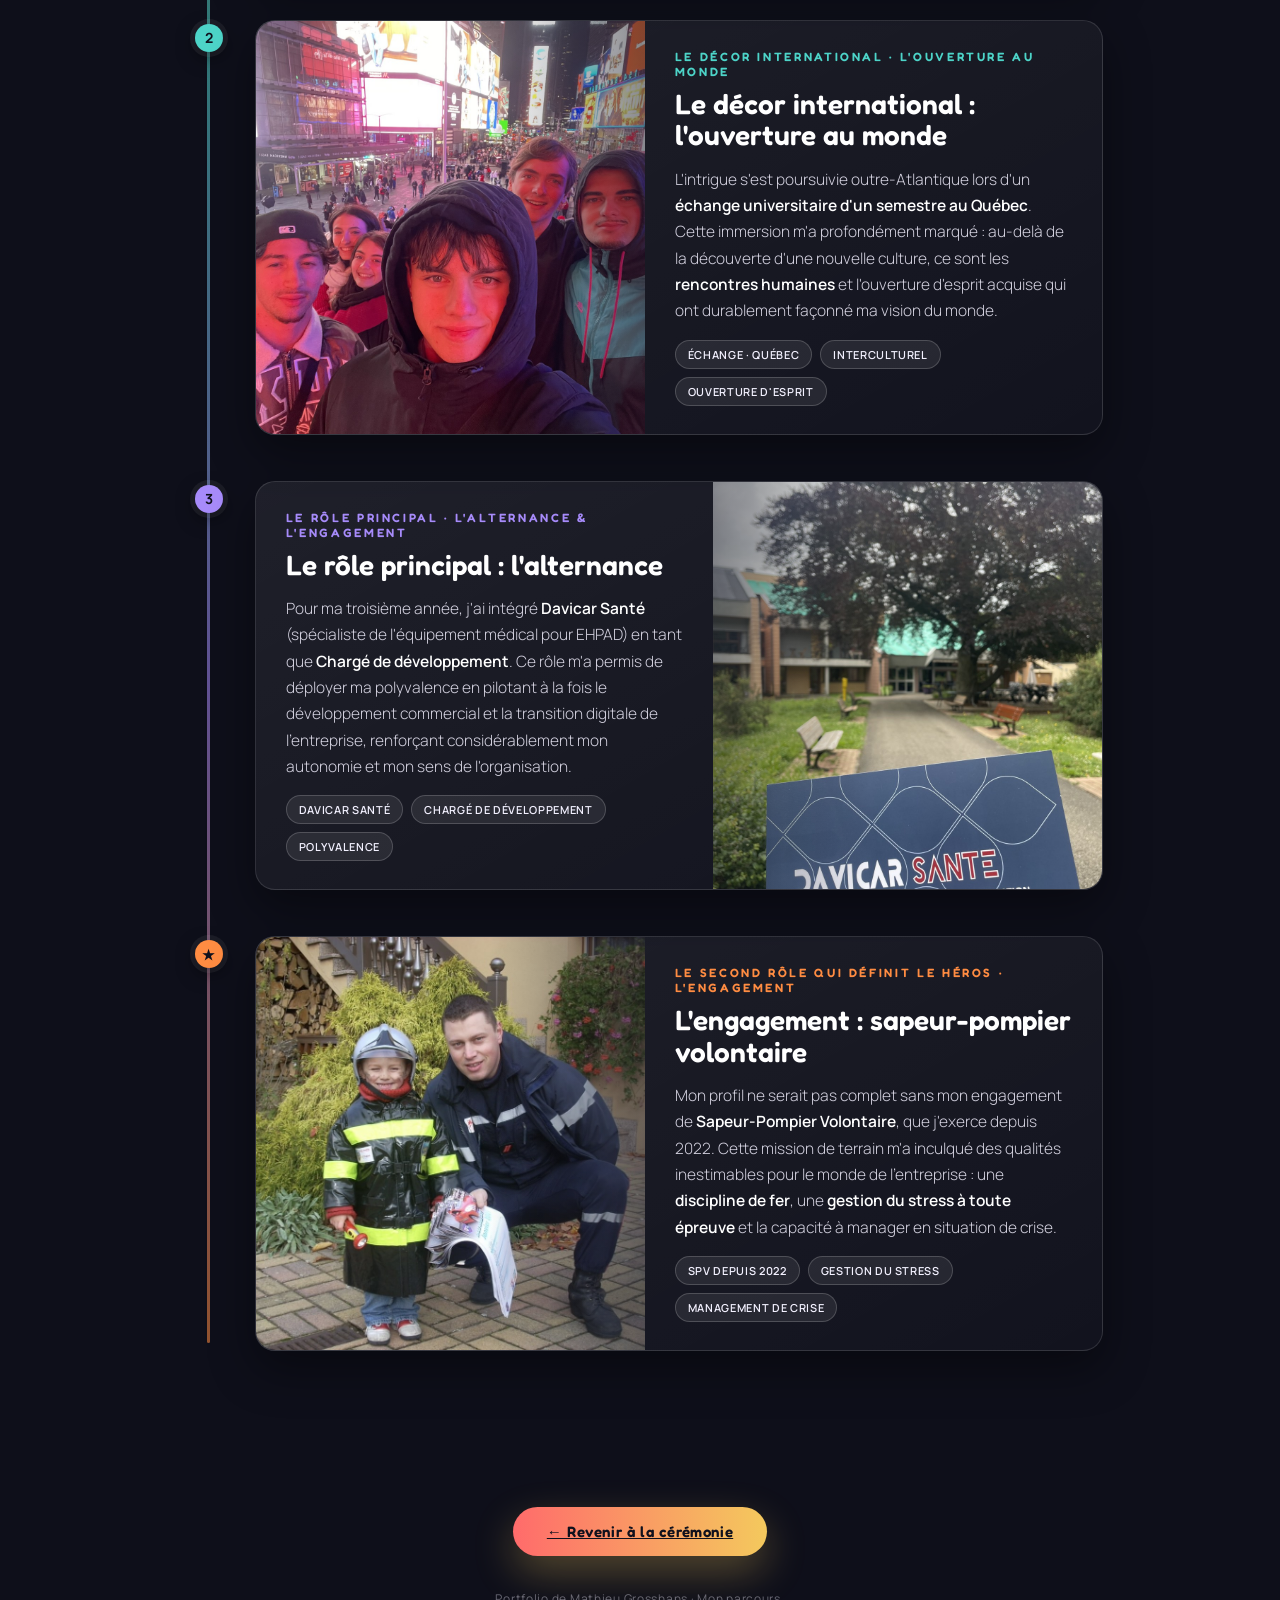
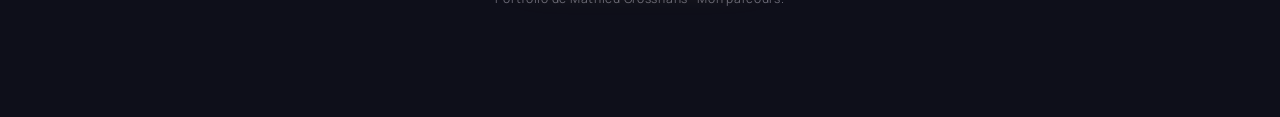
<file: pages/parcours.html>
<!DOCTYPE html>
<html lang="fr">
<head>
<meta charset="UTF-8" />
<meta name="viewport" content="width=device-width, initial-scale=1.0, viewport-fit=cover" />
<title>Mon parcours · Mathieu Grosshans</title>
<meta name="description" content="Le parcours de Mathieu Grosshans, raconté comme un film : formation, expérience internationale, alternance et engagement de sapeur-pompier volontaire." />
<link rel="preconnect" href="https://fonts.googleapis.com" />
<link rel="preconnect" href="https://fonts.gstatic.com" crossorigin />
<link href="https://fonts.googleapis.com/css2?family=Cormorant+Garamond:ital,wght@0,500;1,400;1,500&family=Fredoka:wght@400;500;600;700&family=Manrope:wght@300;400;500;600;700&display=swap" rel="stylesheet" />
<link rel="stylesheet" href="parcours.css" />
<link rel="stylesheet" href="lightbox.css" />
</head>
<body>
<div class="aurora" aria-hidden="true"></div>
<div class="grain" aria-hidden="true"></div>
<div class="poster-frame" aria-hidden="true"></div>

<a class="li-badge" href="https://www.linkedin.com/in/mathieu-grosshans-435804296" target="_blank" rel="noopener" aria-label="Profil LinkedIn de Mathieu Grosshans">
  <svg viewBox="0 0 24 24" width="17" height="17" fill="currentColor" aria-hidden="true"><path d="M20.45 20.45h-3.56v-5.57c0-1.33-.02-3.04-1.85-3.04-1.85 0-2.14 1.45-2.14 2.94v5.67H9.34V9h3.42v1.56h.05c.48-.9 1.64-1.85 3.37-1.85 3.6 0 4.27 2.37 4.27 5.45v6.29zM5.34 7.43a2.06 2.06 0 1 1 0-4.13 2.06 2.06 0 0 1 0 4.13zM7.12 20.45H3.55V9h3.57v11.45zM22.22 0H1.77C.79 0 0 .77 0 1.73v20.54C0 23.22.79 24 1.77 24h20.45c.98 0 1.78-.78 1.78-1.73V1.73C24 .77 23.2 0 22.22 0z"/></svg>
</a>

<header class="pa-top">
  <a class="pa-back" href="../index.html#scene-2">← Retour à la cérémonie</a>
  <span class="pa-chip">★ Mathieu Grosshans</span>
</header>

<!-- ===== HERO ===== -->
<section class="pa-hero">
  <p class="pa-eyebrow">Acte I · Le discours</p>
  <h1 class="pa-title">Mon parcours</h1>
  <p class="pa-lede">
    Bercé par les <strong>grands classiques du septième art</strong> depuis l'enfance, j'ai choisi de
    construire mon parcours professionnel avec la même exigence qu'une réalisation cinématographique :
    chaque étape est une nouvelle scène qui vient enrichir l'intrigue. C'est d'ailleurs ce
    <strong>fil rouge</strong> qui anime ce portfolio et illustre mon projet professionnel.
  </p>
  <span class="pa-scrollhint"><span class="reel">🎬</span> Déroulez la pellicule</span>
</section>

<!-- ===== TIMELINE ===== -->
<section class="pa-timeline">
  <div class="tl-head">
    <p class="k">Le scénario</p>
    <p class="s">Quatre actes qui composent l'intrigue</p>
  </div>

  <div class="tl">

    <!-- ACTE 1 -->
    <article class="act">
      <span class="act-dot">1</span>
      <div class="act-card">
        <div class="act-grid">
          <div class="act-body">
            <p class="act-scene">L'acte de fondation · l'académique & le terrain</p>
            <h3 class="act-title">Les fondations : la théorie rencontre la pratique</h3>
            <p class="act-text">
              Mon parcours a débuté par un <strong>BUT Techniques de Commercialisation</strong> à
              l'IUT d'Illkirch. J'y ai forgé un socle de compétences solides en marketing, vente,
              management et business development. Cette théorie s'est rapidement transformée en
              pratique lors de mes premiers pas dans le monde professionnel, notamment chez
              <strong>fischer France</strong> en tant qu'assistant chef de projet lors du lancement
              d'un nouveau produit. C'est aussi durant cette période que j'ai décroché la
              <strong>première place du concours national de négociation à Paris</strong> — la preuve
              concrète d'une progression décisive dans l'art de convaincre et de conclure.
            </p>
            <div class="act-tags"><span>BUT TC · IUT d'Illkirch</span><span>🏆 1ʳᵉ place — concours national de négociation</span><span>fischer France</span></div>
          </div>
          <figure class="act-media">
            <img src="assets/parcours-1-academique.jpg" alt="Mathieu Grosshans en tenue formelle" loading="lazy" />
            <span class="tint"></span>
          </figure>
        </div>
      </div>
    </article>

    <!-- ACTE 2 -->
    <article class="act">
      <span class="act-dot">2</span>
      <div class="act-card">
        <div class="act-grid">
          <div class="act-body">
            <p class="act-scene">Le décor international · l'ouverture au monde</p>
            <h3 class="act-title">Le décor international : l'ouverture au monde</h3>
            <p class="act-text">
              L'intrigue s'est poursuivie outre-Atlantique lors d'un <strong>échange universitaire
              d'un semestre au Québec</strong>. Cette immersion m'a profondément marqué : au-delà de
              la découverte d'une nouvelle culture, ce sont les <strong>rencontres humaines</strong>
              et l'ouverture d'esprit acquise qui ont durablement façonné ma vision du monde.
            </p>
            <div class="act-tags"><span>Échange · Québec</span><span>Interculturel</span><span>Ouverture d'esprit</span></div>
          </div>
          <figure class="act-media">
            <img src="assets/parcours-2-international.jpg" alt="Mathieu et ses amis lors de l'échange en Amérique du Nord" loading="lazy" />
            <span class="tint"></span>
          </figure>
        </div>
      </div>
    </article>

    <!-- ACTE 3 -->
    <article class="act">
      <span class="act-dot">3</span>
      <div class="act-card">
        <div class="act-grid">
          <div class="act-body">
            <p class="act-scene">Le rôle principal · l'alternance & l'engagement</p>
            <h3 class="act-title">Le rôle principal : l'alternance</h3>
            <p class="act-text">
              Pour ma troisième année, j'ai intégré <strong>Davicar Santé</strong> (spécialiste de
              l'équipement médical pour EHPAD) en tant que <strong>Chargé de développement</strong>.
              Ce rôle m'a permis de déployer ma polyvalence en pilotant à la fois le développement
              commercial et la transition digitale de l'entreprise, renforçant considérablement mon
              autonomie et mon sens de l'organisation.
            </p>
            <div class="act-tags"><span>Davicar Santé</span><span>Chargé de développement</span><span>Polyvalence</span></div>
          </div>
          <figure class="act-media">
            <img src="assets/parcours-3-alternance.jpg" alt="Panneau Davicar Santé devant un établissement" loading="lazy" />
            <span class="tint"></span>
          </figure>
        </div>
      </div>
    </article>

    <!-- ACTE 4 -->
    <article class="act">
      <span class="act-dot">★</span>
      <div class="act-card">
        <div class="act-grid">
          <div class="act-body">
            <p class="act-scene">Le second rôle qui définit le héros · l'engagement</p>
            <h3 class="act-title">L'engagement : sapeur-pompier volontaire</h3>
            <p class="act-text">
              Mon profil ne serait pas complet sans mon engagement de <strong>Sapeur-Pompier
              Volontaire</strong>, que j'exerce depuis 2022. Cette mission de terrain m'a inculqué des
              qualités inestimables pour le monde de l'entreprise : une <strong>discipline de
              fer</strong>, une <strong>gestion du stress à toute épreuve</strong> et la capacité à
              manager en situation de crise.
            </p>
            <div class="act-tags"><span>SPV depuis 2022</span><span>Gestion du stress</span><span>Management de crise</span></div>
          </div>
          <figure class="act-media">
            <img src="assets/parcours-3-pompier.jpg" alt="Mathieu enfant en tenue de sapeur-pompier aux côtés d'un pompier" loading="lazy" />
            <span class="tint"></span>
          </figure>
        </div>
      </div>
    </article>

  </div>
</section>

<footer class="pa-foot">
  <a class="next" href="../index.html#scene-2">← Revenir à la cérémonie</a>
  <p class="credit">Portfolio de Mathieu Grosshans · Mon parcours.</p>
</footer>

<script>
  document.querySelectorAll('a[href*="index.html#scene-2"]').forEach((a) => {
    a.addEventListener('click', () => { try { sessionStorage.setItem('landScene','2'); } catch(e){} });
  });
</script>
<script src="lightbox.js"></script>
</body>
</html>
</file>
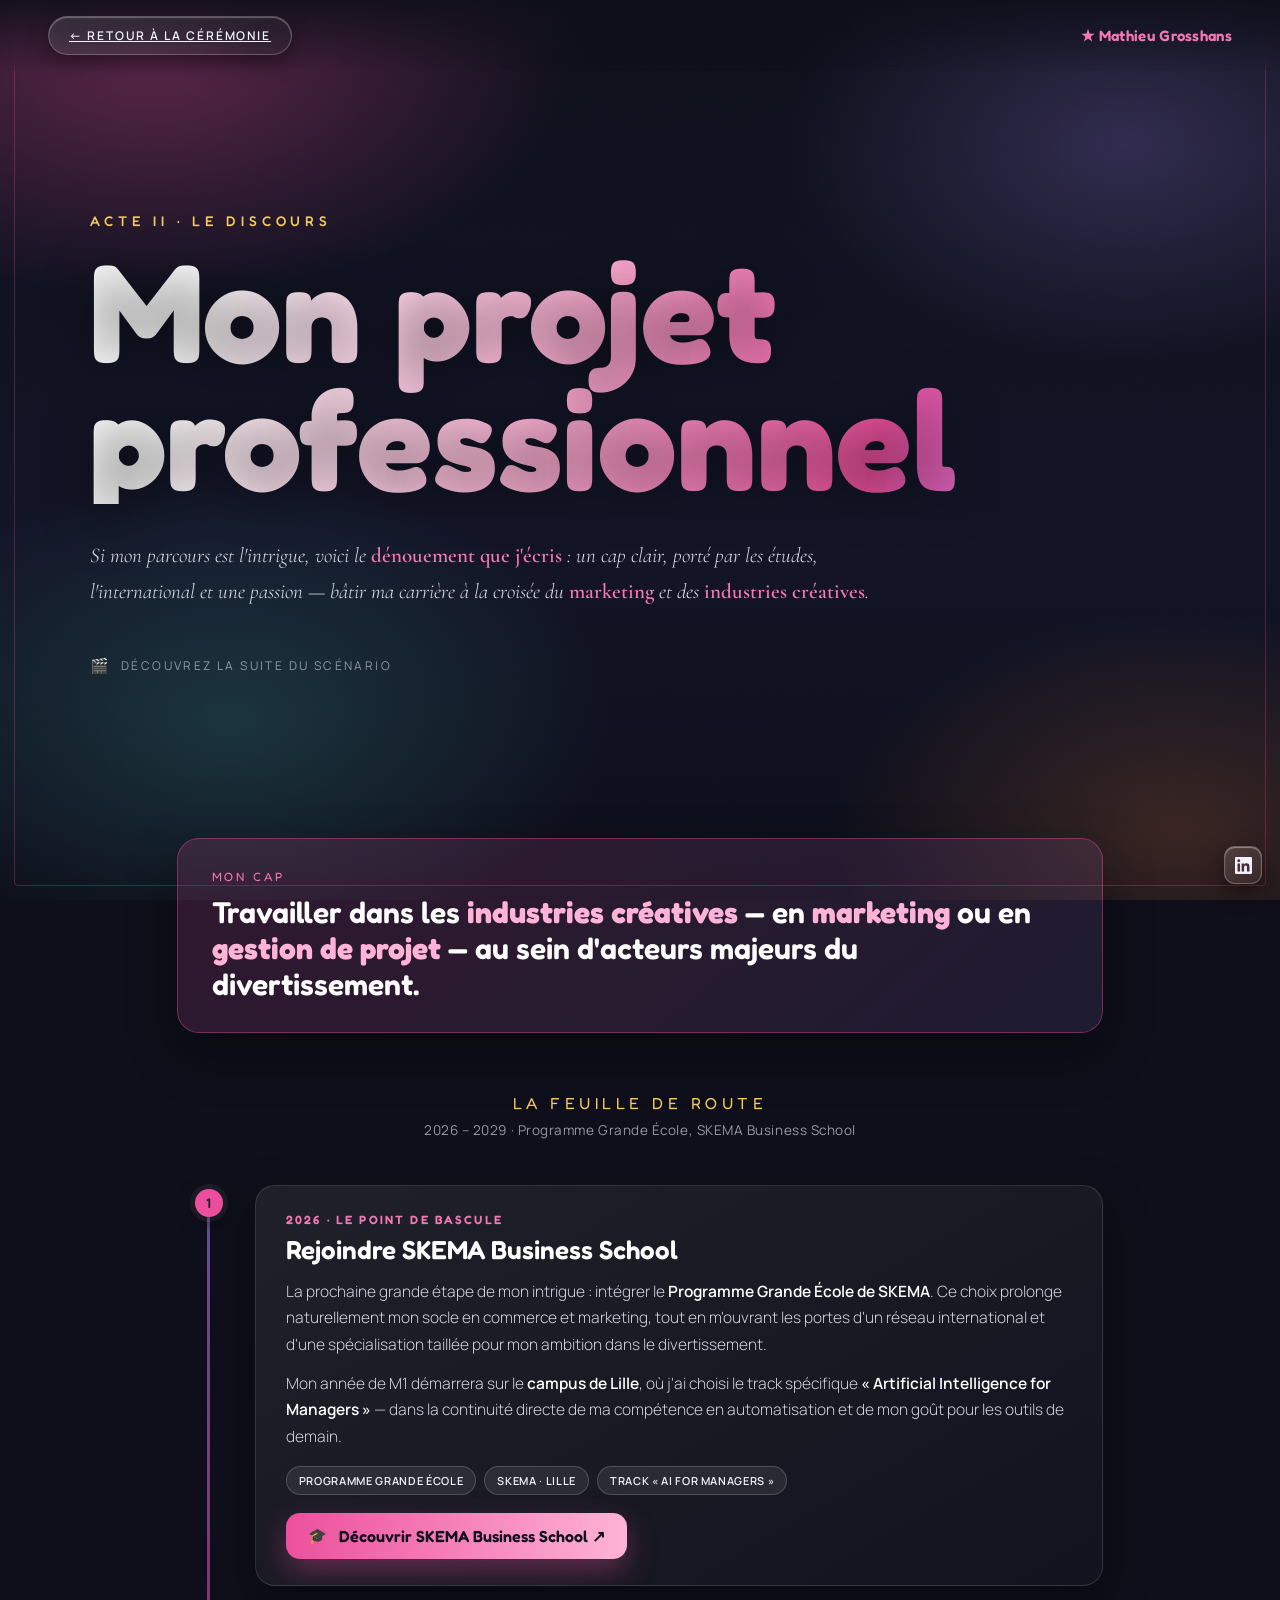
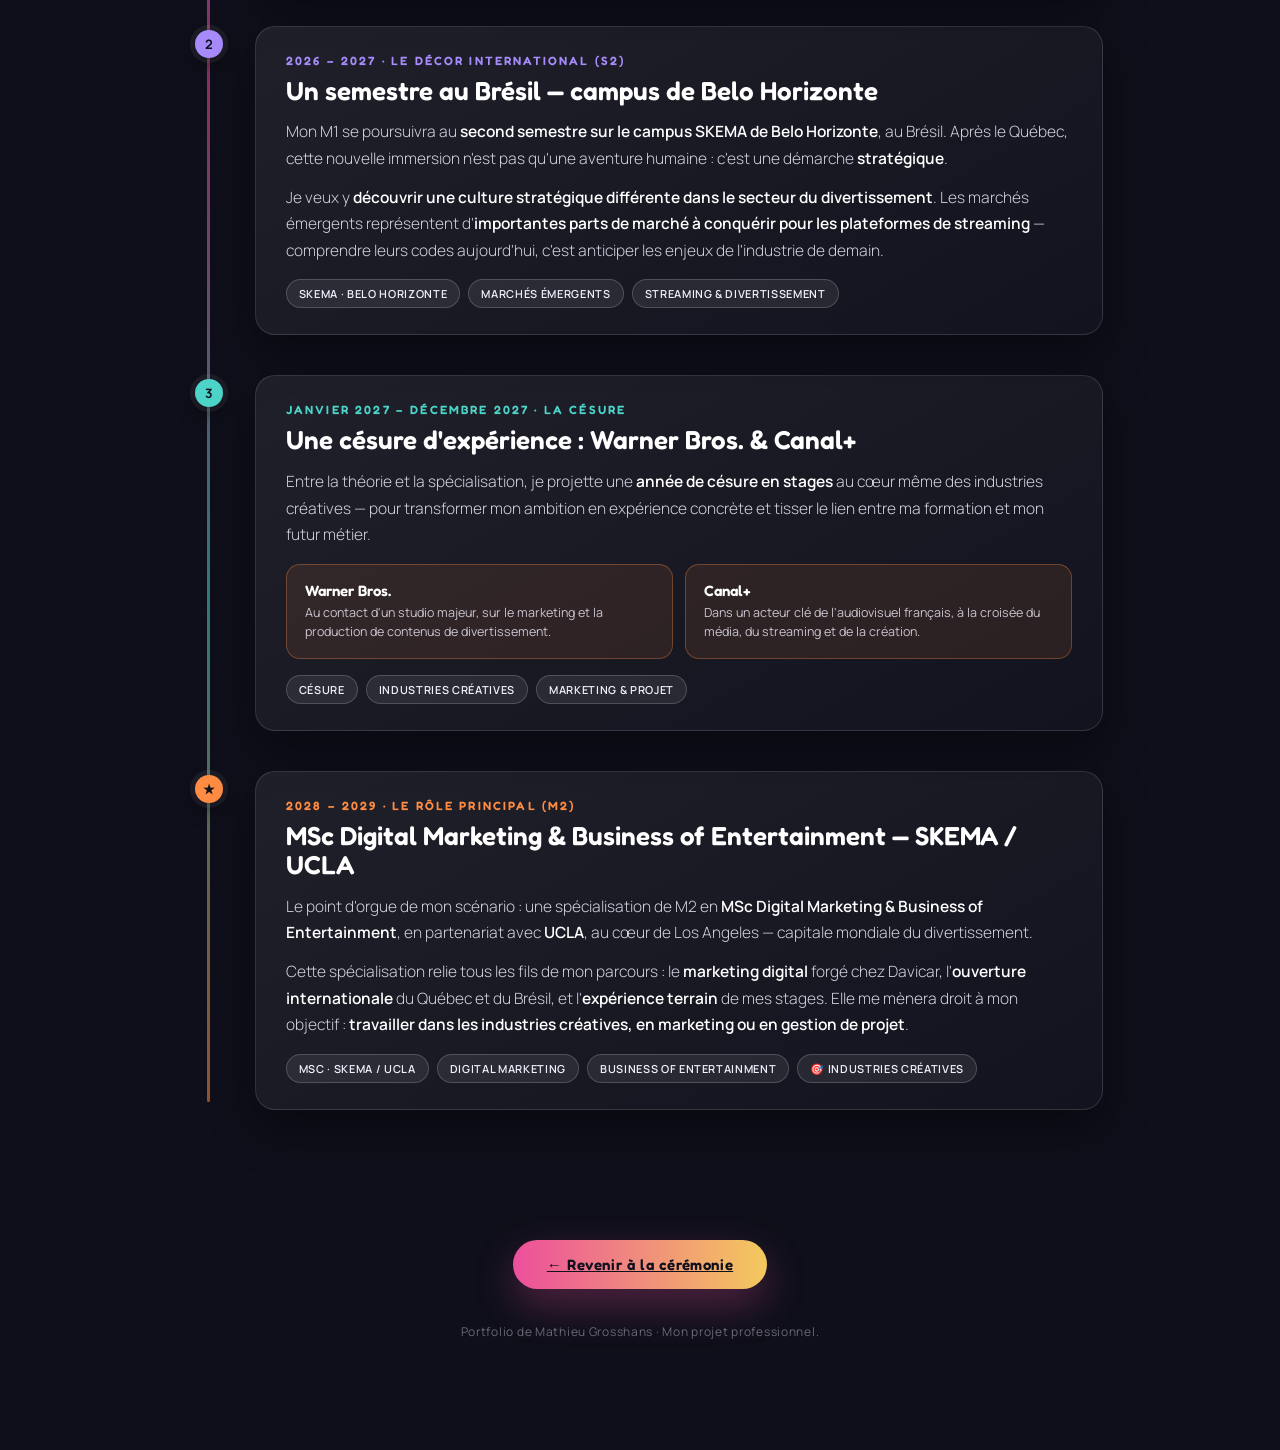
<file: pages/projet.html>
<!DOCTYPE html>
<html lang="fr">
<head>
<meta charset="UTF-8" />
<meta name="viewport" content="width=device-width, initial-scale=1.0, viewport-fit=cover" />
<title>Mon projet professionnel · Mathieu Grosshans</title>
<meta name="description" content="Le projet professionnel de Mathieu Grosshans : Programme Grande École à SKEMA, spécialisation Digital Marketing & Business of Entertainment, et ambition dans les industries créatives." />
<link rel="preconnect" href="https://fonts.googleapis.com" />
<link rel="preconnect" href="https://fonts.gstatic.com" crossorigin />
<link href="https://fonts.googleapis.com/css2?family=Cormorant+Garamond:ital,wght@0,500;1,400;1,500&family=Fredoka:wght@400;500;600;700&family=Manrope:wght@300;400;500;600;700&display=swap" rel="stylesheet" />
<link rel="stylesheet" href="projet.css" />
</head>
<body>
<div class="aurora" aria-hidden="true"></div>
<div class="grain" aria-hidden="true"></div>
<div class="poster-frame" aria-hidden="true"></div>

<a class="li-badge" href="https://www.linkedin.com/in/mathieu-grosshans-435804296" target="_blank" rel="noopener" aria-label="Profil LinkedIn de Mathieu Grosshans">
  <svg viewBox="0 0 24 24" width="17" height="17" fill="currentColor" aria-hidden="true"><path d="M20.45 20.45h-3.56v-5.57c0-1.33-.02-3.04-1.85-3.04-1.85 0-2.14 1.45-2.14 2.94v5.67H9.34V9h3.42v1.56h.05c.48-.9 1.64-1.85 3.37-1.85 3.6 0 4.27 2.37 4.27 5.45v6.29zM5.34 7.43a2.06 2.06 0 1 1 0-4.13 2.06 2.06 0 0 1 0 4.13zM7.12 20.45H3.55V9h3.57v11.45zM22.22 0H1.77C.79 0 0 .77 0 1.73v20.54C0 23.22.79 24 1.77 24h20.45c.98 0 1.78-.78 1.78-1.73V1.73C24 .77 23.2 0 22.22 0z"/></svg>
</a>

<header class="pj-top">
  <a class="pj-back" href="../index.html#scene-2">← Retour à la cérémonie</a>
  <span class="pj-chip">★ Mathieu Grosshans</span>
</header>

<!-- ===== HERO ===== -->
<section class="pj-hero">
  <p class="pj-eyebrow">Acte II · Le discours</p>
  <h1 class="pj-title">Mon projet professionnel</h1>
  <p class="pj-lede">
    Si mon parcours est l'intrigue, voici le <strong>dénouement que j'écris</strong> : un cap clair,
    porté par les études, l'international et une passion — bâtir ma carrière à la croisée du
    <strong>marketing</strong> et des <strong>industries créatives</strong>.
  </p>
  <span class="pj-scrollhint"><span class="reel">🎬</span> Découvrez la suite du scénario</span>
</section>

<!-- ===== OBJECTIF / FIL CONDUCTEUR ===== -->
<section class="pj-goal">
  <div class="goal-card">
    <p class="k">Mon cap</p>
    <p class="t">Travailler dans les <b>industries créatives</b> — en <b>marketing</b> ou en
    <b>gestion de projet</b> — au sein d'acteurs majeurs du divertissement.</p>
  </div>
</section>

<!-- ===== TIMELINE DU PROJET ===== -->
<section class="pj-timeline">
  <div class="tl-head">
    <p class="k">La feuille de route</p>
    <p class="s">2026 – 2029 · Programme Grande École, SKEMA Business School</p>
  </div>

  <div class="tl">

    <!-- ÉTAPE 1 — REJOINDRE SKEMA -->
    <article class="step">
      <span class="step-dot">1</span>
      <div class="step-card">
        <p class="step-when">2026 · Le point de bascule</p>
        <h3 class="step-title">Rejoindre SKEMA Business School</h3>
        <p class="step-text">
          La prochaine grande étape de mon intrigue : intégrer le <strong>Programme Grande École de
          SKEMA</strong>. Ce choix prolonge naturellement mon socle en commerce et marketing, tout en
          m'ouvrant les portes d'un réseau international et d'une spécialisation taillée pour mon
          ambition dans le divertissement.
        </p>
        <p class="step-text">
          Mon année de M1 démarrera sur le <strong>campus de Lille</strong>, où j'ai choisi le track
          spécifique <strong>« Artificial Intelligence for Managers »</strong> — dans la continuité
          directe de ma compétence en automatisation et de mon goût pour les outils de demain.
        </p>
        <div class="step-tags"><span>Programme Grande École</span><span>SKEMA · Lille</span><span>Track « AI for Managers »</span></div>
        <a class="skema-link" href="https://www.skema.edu/en" target="_blank" rel="noopener"><span>🎓</span> Découvrir SKEMA Business School ↗</a>
      </div>
    </article>

    <!-- ÉTAPE 2 — INTERNATIONAL -->
    <article class="step">
      <span class="step-dot">2</span>
      <div class="step-card">
        <p class="step-when">2026 – 2027 · Le décor international (S2)</p>
        <h3 class="step-title">Un semestre au Brésil — campus de Belo Horizonte</h3>
        <p class="step-text">
          Mon M1 se poursuivra au <strong>second semestre sur le campus SKEMA de Belo Horizonte</strong>,
          au Brésil. Après le Québec, cette nouvelle immersion n'est pas qu'une aventure humaine : c'est
          une démarche <strong>stratégique</strong>.
        </p>
        <p class="step-text">
          Je veux y <strong>découvrir une culture stratégique différente dans le secteur du
          divertissement</strong>. Les marchés émergents représentent d'<strong>importantes parts de
          marché à conquérir pour les plateformes de streaming</strong> — comprendre leurs codes
          aujourd'hui, c'est anticiper les enjeux de l'industrie de demain.
        </p>
        <div class="step-tags"><span>SKEMA · Belo Horizonte</span><span>Marchés émergents</span><span>Streaming & divertissement</span></div>
      </div>
    </article>

    <!-- ÉTAPE 3 — STAGES / CÉSURE -->
    <article class="step">
      <span class="step-dot">3</span>
      <div class="step-card">
        <p class="step-when">Janvier 2027 – Décembre 2027 · La césure</p>
        <h3 class="step-title">Une césure d'expérience : Warner Bros. & Canal+</h3>
        <p class="step-text">
          Entre la théorie et la spécialisation, je projette une <strong>année de césure en
          stages</strong> au cœur même des industries créatives — pour transformer mon ambition en
          expérience concrète et tisser le lien entre ma formation et mon futur métier.
        </p>
        <div class="intern-row">
          <div class="intern"><h5>Warner Bros.</h5><p>Au contact d'un studio majeur, sur le marketing et la production de contenus de divertissement.</p></div>
          <div class="intern"><h5>Canal+</h5><p>Dans un acteur clé de l'audiovisuel français, à la croisée du média, du streaming et de la création.</p></div>
        </div>
        <div class="step-tags"><span>Césure</span><span>Industries créatives</span><span>Marketing & projet</span></div>
      </div>
    </article>

    <!-- ÉTAPE 4 — SPÉCIALISATION M2 / OBJECTIF -->
    <article class="step">
      <span class="step-dot">★</span>
      <div class="step-card">
        <p class="step-when">2028 – 2029 · Le rôle principal (M2)</p>
        <h3 class="step-title">MSc Digital Marketing & Business of Entertainment — SKEMA / UCLA</h3>
        <p class="step-text">
          Le point d'orgue de mon scénario : une spécialisation de M2 en
          <strong>MSc Digital Marketing & Business of Entertainment</strong>, en partenariat avec
          <strong>UCLA</strong>, au cœur de Los Angeles — capitale mondiale du divertissement.
        </p>
        <p class="step-text">
          Cette spécialisation relie tous les fils de mon parcours : le <strong>marketing digital</strong>
          forgé chez Davicar, l'<strong>ouverture internationale</strong> du Québec et du Brésil, et
          l'<strong>expérience terrain</strong> de mes stages. Elle me mènera droit à mon objectif :
          <strong>travailler dans les industries créatives, en marketing ou en gestion de projet</strong>.
        </p>
        <div class="step-tags"><span>MSc · SKEMA / UCLA</span><span>Digital Marketing</span><span>Business of Entertainment</span><span>🎯 Industries créatives</span></div>
      </div>
    </article>

  </div>
</section>

<footer class="pj-foot">
  <a class="next" href="../index.html#scene-2">← Revenir à la cérémonie</a>
  <p class="credit">Portfolio de Mathieu Grosshans · Mon projet professionnel.</p>
</footer>

<script>
  document.querySelectorAll('a[href*="index.html#scene-2"]').forEach((a) => {
    a.addEventListener('click', () => { try { sessionStorage.setItem('landScene','2'); } catch(e){} });
  });
</script>
</body>
</html>
</file>
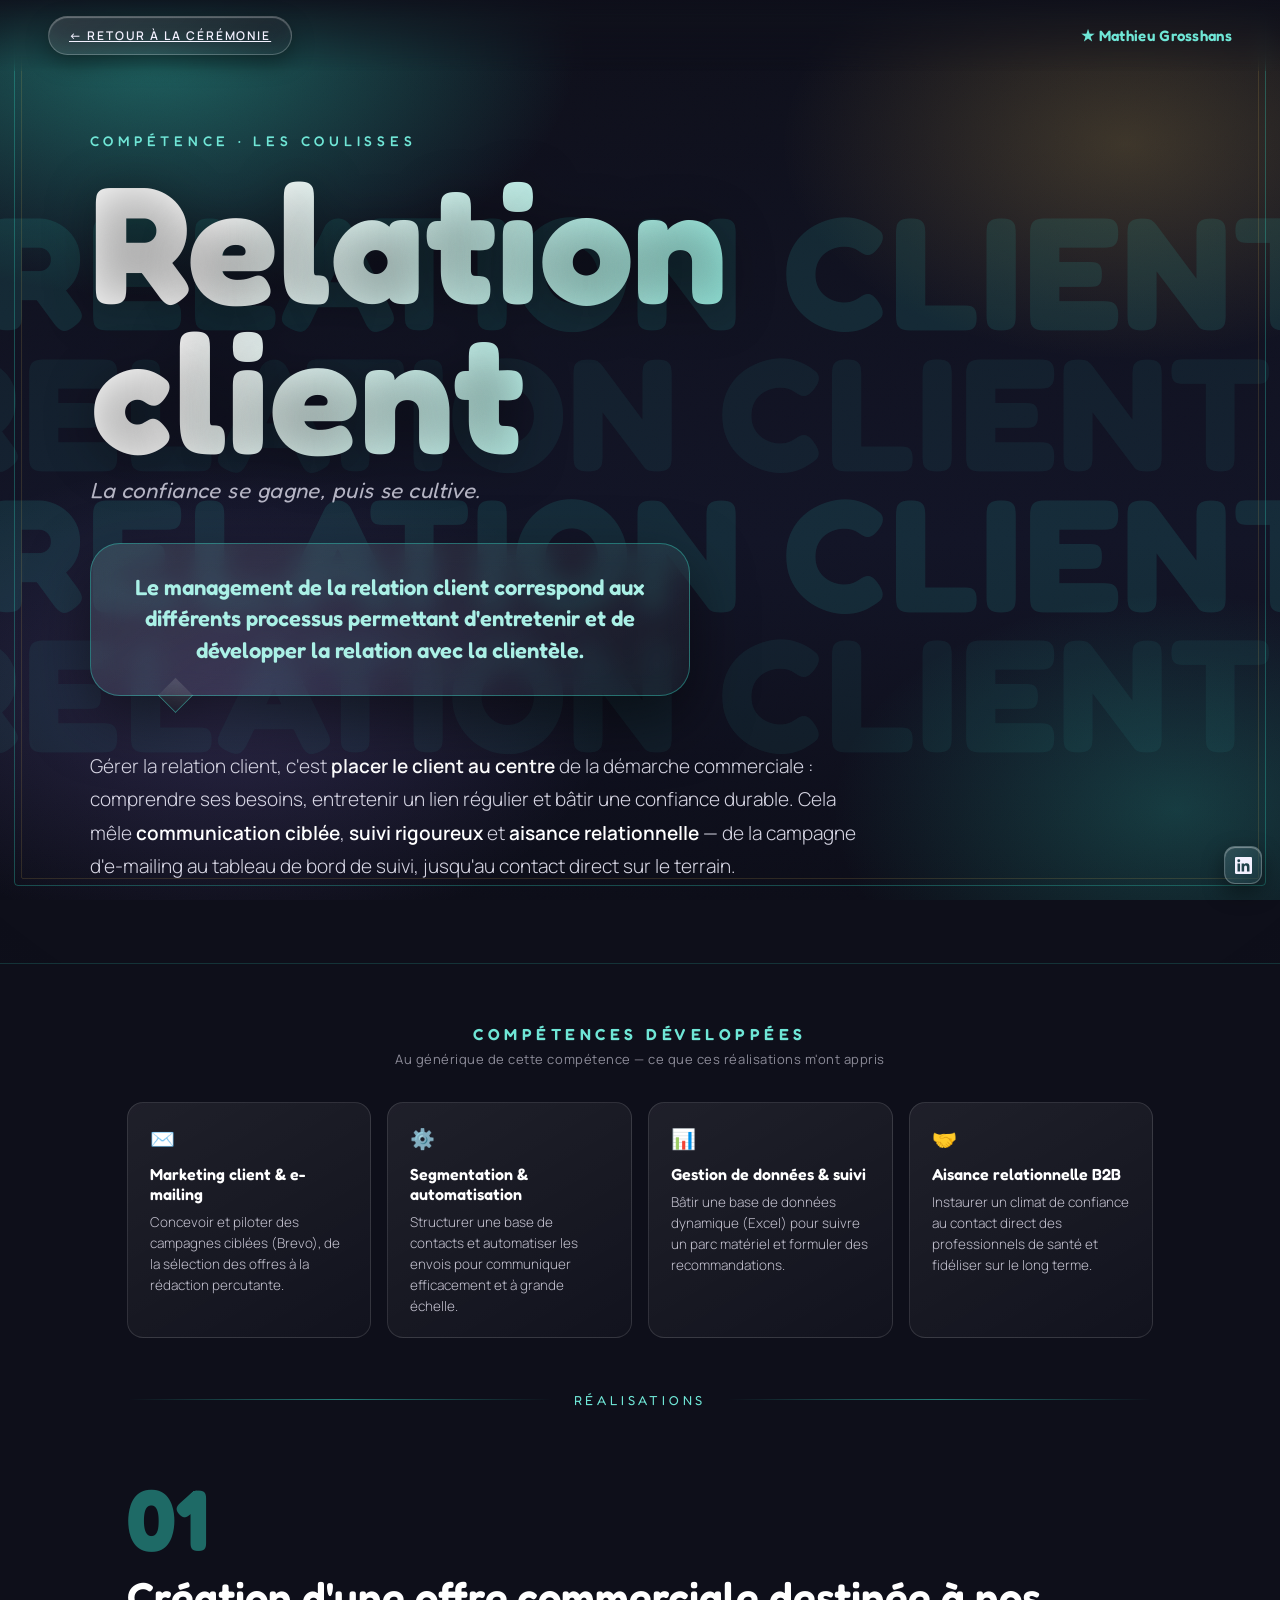
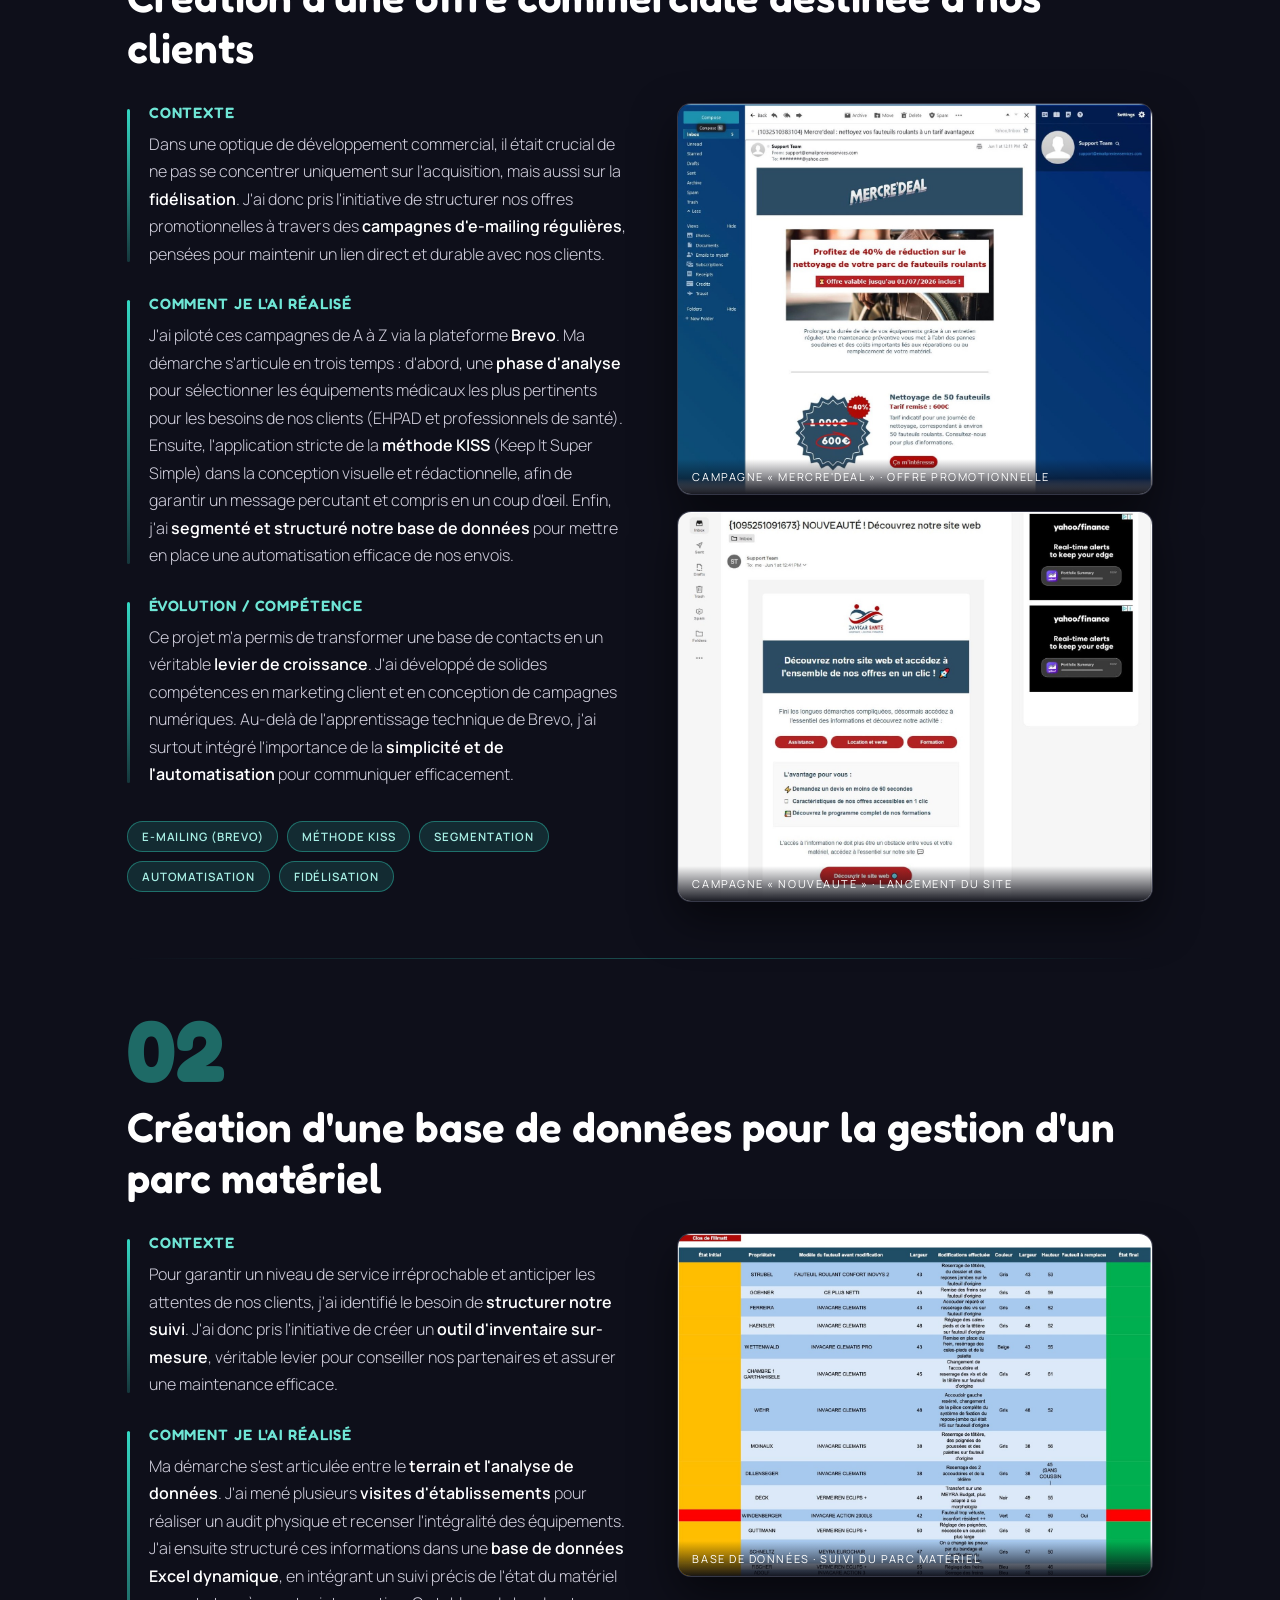
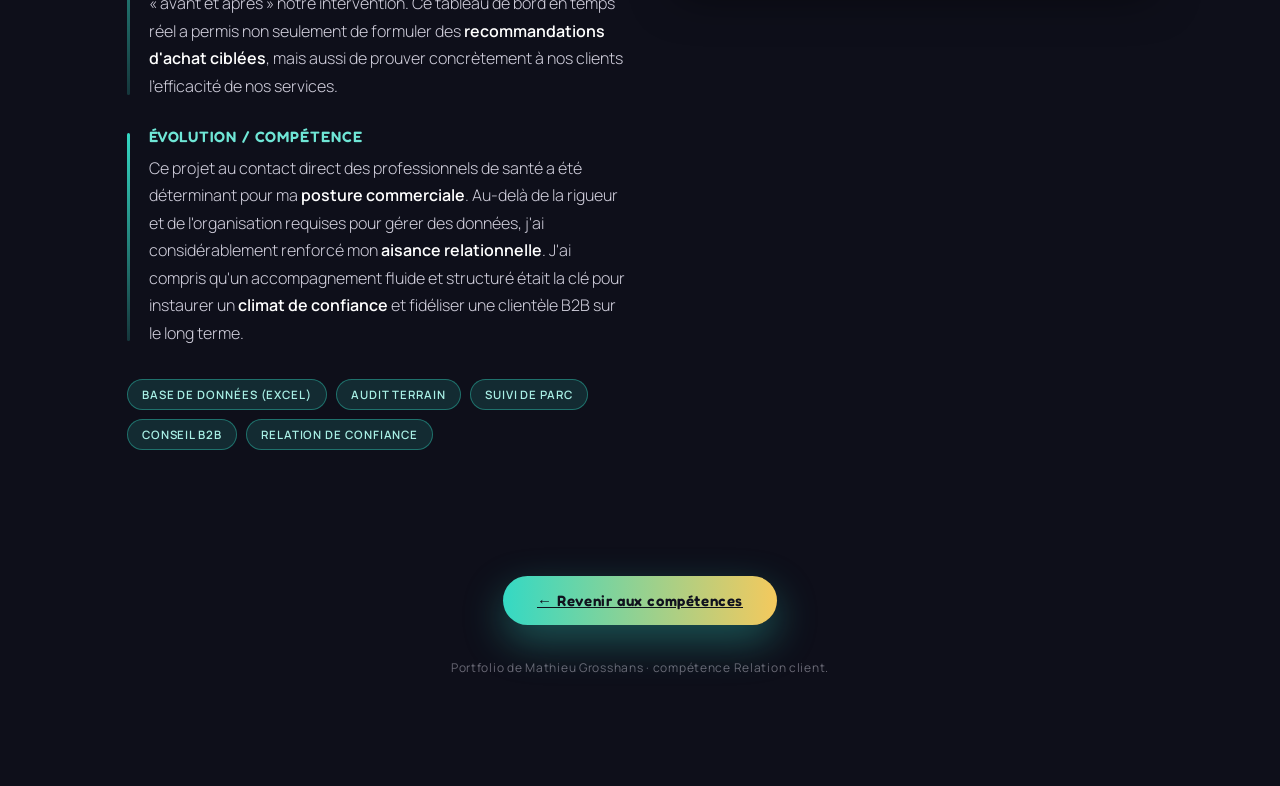
<file: pages/relation-client.html>
<!DOCTYPE html>
<html lang="fr">
<head>
<meta charset="UTF-8" />
<meta name="viewport" content="width=device-width, initial-scale=1.0, viewport-fit=cover" />
<title>Relation client · Mathieu Grosshans</title>
<meta name="description" content="Compétence Management de la relation client — réalisations de Mathieu Grosshans : campagnes e-mailing Brevo et base de données de parc matériel." />
<link rel="preconnect" href="https://fonts.googleapis.com" />
<link rel="preconnect" href="https://fonts.gstatic.com" crossorigin />
<link href="https://fonts.googleapis.com/css2?family=Fredoka:wght@400;500;600;700&family=Manrope:wght@300;400;500;600;700&display=swap" rel="stylesheet" />
<link rel="stylesheet" href="relation-client.css" />
<link rel="stylesheet" href="lightbox.css" />
</head>
<body>
<div class="dusk" aria-hidden="true"></div>
<div class="grain" aria-hidden="true"></div>
<div class="poster-frame" aria-hidden="true"></div>

<a class="li-badge" href="https://www.linkedin.com/in/mathieu-grosshans-435804296" target="_blank" rel="noopener" aria-label="Profil LinkedIn de Mathieu Grosshans">
  <svg viewBox="0 0 24 24" width="17" height="17" fill="currentColor" aria-hidden="true"><path d="M20.45 20.45h-3.56v-5.57c0-1.33-.02-3.04-1.85-3.04-1.85 0-2.14 1.45-2.14 2.94v5.67H9.34V9h3.42v1.56h.05c.48-.9 1.64-1.85 3.37-1.85 3.6 0 4.27 2.37 4.27 5.45v6.29zM5.34 7.43a2.06 2.06 0 1 1 0-4.13 2.06 2.06 0 0 1 0 4.13zM7.12 20.45H3.55V9h3.57v11.45zM22.22 0H1.77C.79 0 0 .77 0 1.73v20.54C0 23.22.79 24 1.77 24h20.45c.98 0 1.78-.78 1.78-1.73V1.73C24 .77 23.2 0 22.22 0z"/></svg>
</a>

<header class="dj-top">
  <a class="dj-back" href="../index.html#scene-3">← Retour à la cérémonie</a>
  <span class="dj-chip">★ Mathieu Grosshans</span>
</header>

<!-- ===== HERO ===== -->
<section class="dj-hero">
  <div class="watermark" aria-hidden="true">
    <span>Relation client</span><span>Relation client</span><span>Relation client</span><span>Relation client</span>
  </div>
  <p class="dj-eyebrow">Compétence · Les coulisses</p>
  <h1 class="dj-title">Relation client</h1>
  <p class="dj-tagline">La confiance se gagne, puis se cultive.</p>

  <div class="dj-bubble">
    Le management de la relation client correspond aux différents processus permettant
    d'entretenir et de développer la relation avec la clientèle.
  </div>


  <p class="dj-lede">
    Gérer la relation client, c'est <strong>placer le client au centre</strong> de la démarche
    commerciale : comprendre ses besoins, entretenir un lien régulier et bâtir une confiance
    durable. Cela mêle <strong>communication ciblée</strong>, <strong>suivi rigoureux</strong>
    et <strong>aisance relationnelle</strong> — de la campagne d'e-mailing au tableau de bord
    de suivi, jusqu'au contact direct sur le terrain.
  </p>
</section>

<!-- ===== SOMMAIRE DES COMPÉTENCES ===== -->
<section class="dj-summary">
  <p class="sum-head">Compétences développées</p>
  <p class="sum-sub">Au générique de cette compétence — ce que ces réalisations m'ont appris</p>
  <div class="sum-grid">
    <article class="sum-card">
      <span class="ic">✉️</span>
      <h5>Marketing client & e-mailing</h5>
      <p>Concevoir et piloter des campagnes ciblées (Brevo), de la sélection des offres à la rédaction percutante.</p>
    </article>
    <article class="sum-card">
      <span class="ic">⚙️</span>
      <h5>Segmentation & automatisation</h5>
      <p>Structurer une base de contacts et automatiser les envois pour communiquer efficacement et à grande échelle.</p>
    </article>
    <article class="sum-card">
      <span class="ic">📊</span>
      <h5>Gestion de données & suivi</h5>
      <p>Bâtir une base de données dynamique (Excel) pour suivre un parc matériel et formuler des recommandations.</p>
    </article>
    <article class="sum-card">
      <span class="ic">🤝</span>
      <h5>Aisance relationnelle B2B</h5>
      <p>Instaurer un climat de confiance au contact direct des professionnels de santé et fidéliser sur le long terme.</p>
    </article>
  </div>
</section>

<div class="dj-divider"><span class="line"></span><span class="tag">Réalisations</span><span class="line"></span></div>

<!-- ===== PRODUCTION 1 ===== -->
<section class="dj-real">
  <div class="real-head">
    <span class="real-no">01</span>
    <h2 class="real-name">Création d'une offre commerciale destinée à nos clients</h2>
  </div>

  <div class="real-grid">
    <div class="real-blocks">
      <div class="blk">
        <h4>Contexte</h4>
        <p>Dans une optique de développement commercial, il était crucial de ne pas se concentrer
        uniquement sur l'acquisition, mais aussi sur la <strong>fidélisation</strong>. J'ai donc pris
        l'initiative de structurer nos offres promotionnelles à travers des
        <strong>campagnes d'e-mailing régulières</strong>, pensées pour maintenir un lien direct et
        durable avec nos clients.</p>
      </div>
      <div class="blk">
        <h4>Comment je l'ai réalisé</h4>
        <p>J'ai piloté ces campagnes de A à Z via la plateforme <strong>Brevo</strong>. Ma démarche
        s'articule en trois temps : d'abord, une <strong>phase d'analyse</strong> pour sélectionner
        les équipements médicaux les plus pertinents pour les besoins de nos clients (EHPAD et
        professionnels de santé). Ensuite, l'application stricte de la <strong>méthode KISS</strong>
        (Keep It Super Simple) dans la conception visuelle et rédactionnelle, afin de garantir un
        message percutant et compris en un coup d'œil. Enfin, j'ai <strong>segmenté et structuré
        notre base de données</strong> pour mettre en place une automatisation efficace de nos envois.</p>
      </div>
      <div class="blk">
        <h4>Évolution / compétence</h4>
        <p>Ce projet m'a permis de transformer une base de contacts en un véritable
        <strong>levier de croissance</strong>. J'ai développé de solides compétences en marketing
        client et en conception de campagnes numériques. Au-delà de l'apprentissage technique de
        Brevo, j'ai surtout intégré l'importance de la <strong>simplicité et de l'automatisation</strong>
        pour communiquer efficacement.</p>
      </div>
      <div class="skill-tags">
        <span>E-mailing (Brevo)</span><span>Méthode KISS</span>
        <span>Segmentation</span><span>Automatisation</span><span>Fidélisation</span>
      </div>
    </div>

    <div class="real-media">
      <figure class="shot">
        <img src="assets/rc1-mercredeal.jpg" alt="Campagne e-mailing Mercre'deal — réduction nettoyage fauteuils roulants" loading="lazy" />
        <figcaption class="cap">Campagne « Mercre'deal » · offre promotionnelle</figcaption>
      </figure>
      <figure class="shot">
        <img src="assets/rc1-nouveaute.jpg" alt="Campagne e-mailing annonçant le nouveau site web Davicar Santé" loading="lazy" />
        <figcaption class="cap">Campagne « Nouveauté » · lancement du site</figcaption>
      </figure>
    </div>
  </div>
</section>

<div class="real-sep"><div class="l"></div></div>

<!-- ===== PRODUCTION 2 ===== -->
<section class="dj-real">
  <div class="real-head">
    <span class="real-no">02</span>
    <h2 class="real-name">Création d'une base de données pour la gestion d'un parc matériel</h2>
  </div>

  <div class="real-grid">
    <div class="real-blocks">
      <div class="blk">
        <h4>Contexte</h4>
        <p>Pour garantir un niveau de service irréprochable et anticiper les attentes de nos clients,
        j'ai identifié le besoin de <strong>structurer notre suivi</strong>. J'ai donc pris
        l'initiative de créer un <strong>outil d'inventaire sur-mesure</strong>, véritable levier pour
        conseiller nos partenaires et assurer une maintenance efficace.</p>
      </div>
      <div class="blk">
        <h4>Comment je l'ai réalisé</h4>
        <p>Ma démarche s'est articulée entre le <strong>terrain et l'analyse de données</strong>.
        J'ai mené plusieurs <strong>visites d'établissements</strong> pour réaliser un audit physique
        et recenser l'intégralité des équipements. J'ai ensuite structuré ces informations dans une
        <strong>base de données Excel dynamique</strong>, en intégrant un suivi précis de l'état du
        matériel « avant et après » notre intervention. Ce tableau de bord en temps réel a permis
        non seulement de formuler des <strong>recommandations d'achat ciblées</strong>, mais aussi de
        prouver concrètement à nos clients l'efficacité de nos services.</p>
      </div>
      <div class="blk">
        <h4>Évolution / compétence</h4>
        <p>Ce projet au contact direct des professionnels de santé a été déterminant pour ma
        <strong>posture commerciale</strong>. Au-delà de la rigueur et de l'organisation requises pour
        gérer des données, j'ai considérablement renforcé mon <strong>aisance relationnelle</strong>.
        J'ai compris qu'un accompagnement fluide et structuré était la clé pour instaurer un
        <strong>climat de confiance</strong> et fidéliser une clientèle B2B sur le long terme.</p>
      </div>
      <div class="skill-tags">
        <span>Base de données (Excel)</span><span>Audit terrain</span>
        <span>Suivi de parc</span><span>Conseil B2B</span><span>Relation de confiance</span>
      </div>
    </div>

    <div class="real-media">
      <figure class="shot">
        <img src="assets/rc2-bdd.jpg" alt="Base de données Excel de suivi du parc de fauteuils roulants" loading="lazy" />
        <figcaption class="cap">Base de données · suivi du parc matériel</figcaption>
      </figure>
    </div>
  </div>
</section>

<!-- ===== FOOTER ===== -->
<footer class="dj-foot">
  <a class="next" href="../index.html#scene-3">← Revenir aux compétences</a>
  <p class="credit">Portfolio de Mathieu Grosshans · compétence Relation client.</p>
</footer>

<script>
  document.querySelectorAll('a[href*="index.html#scene-3"]').forEach((a) => {
    a.addEventListener('click', () => { try { sessionStorage.setItem('landScene','3'); } catch(e){} });
  });
</script>
<script src="lightbox.js"></script>
</body>
</html>
</file>
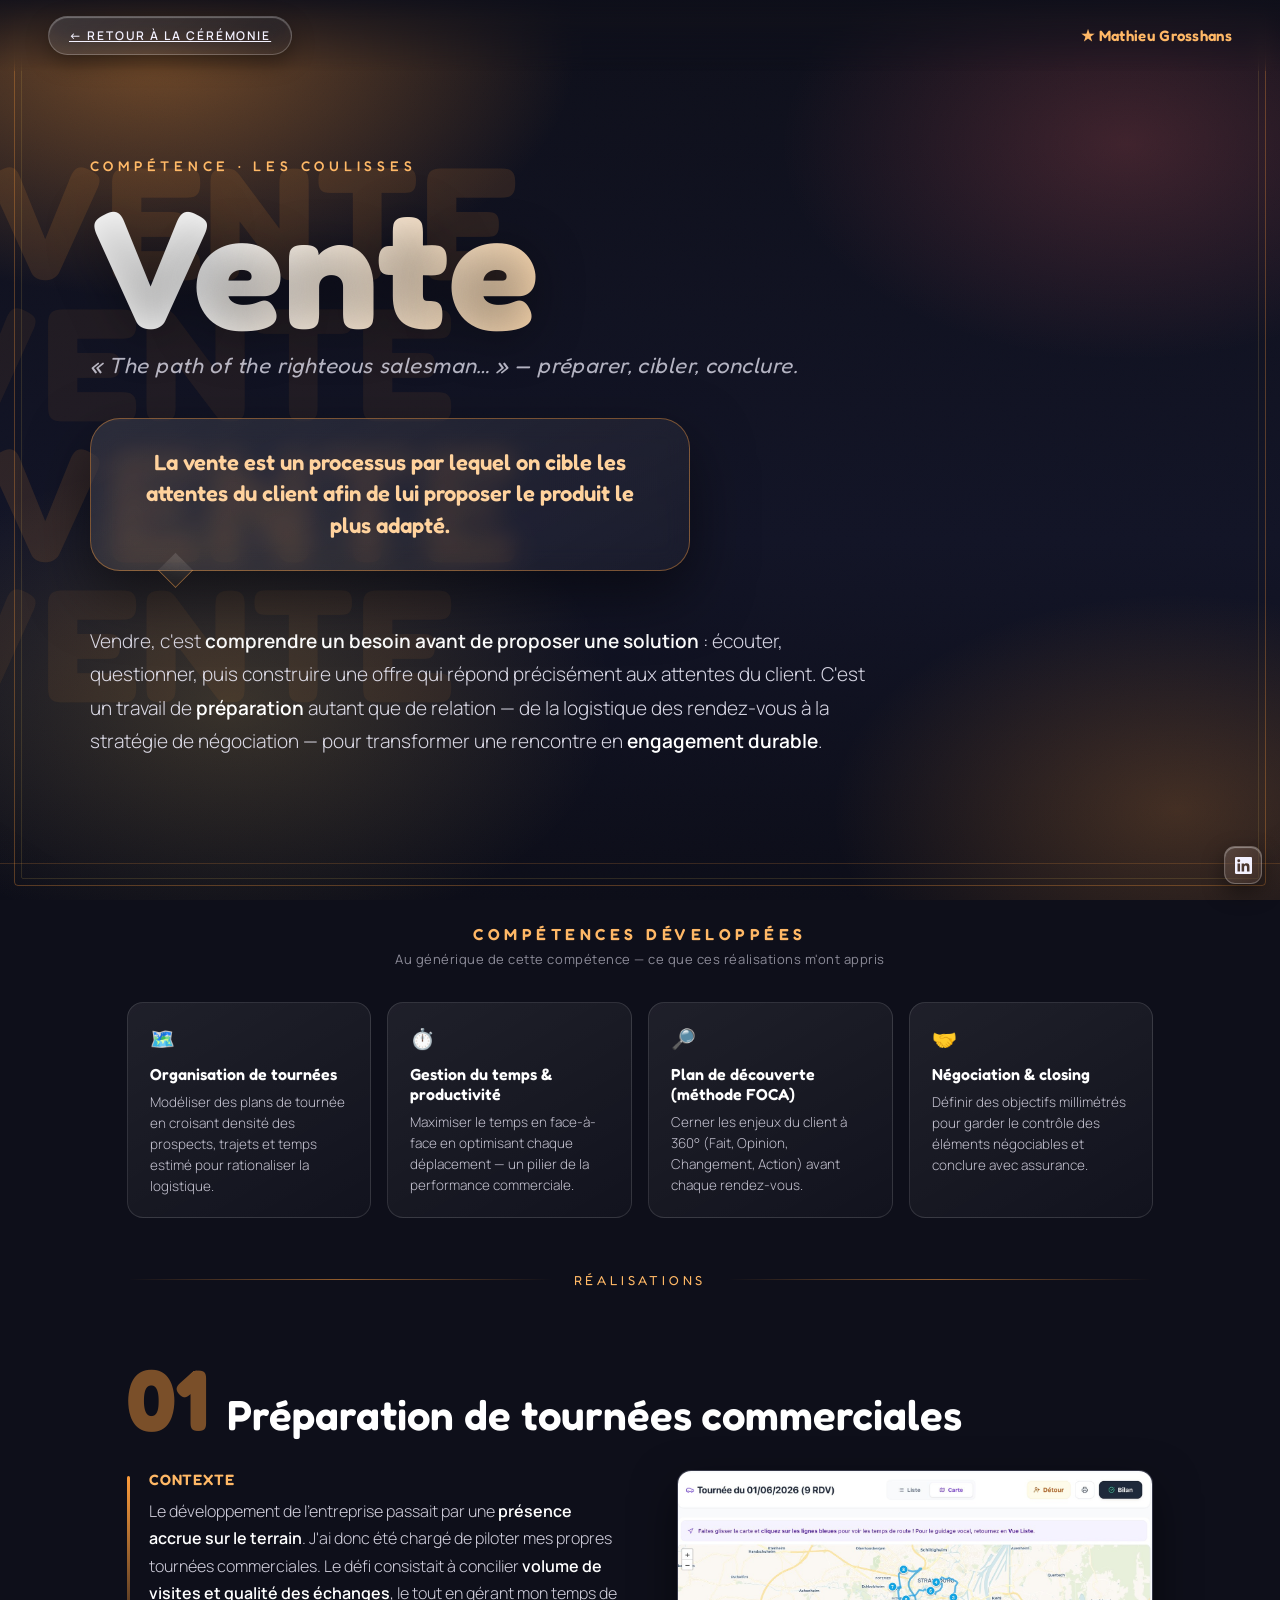
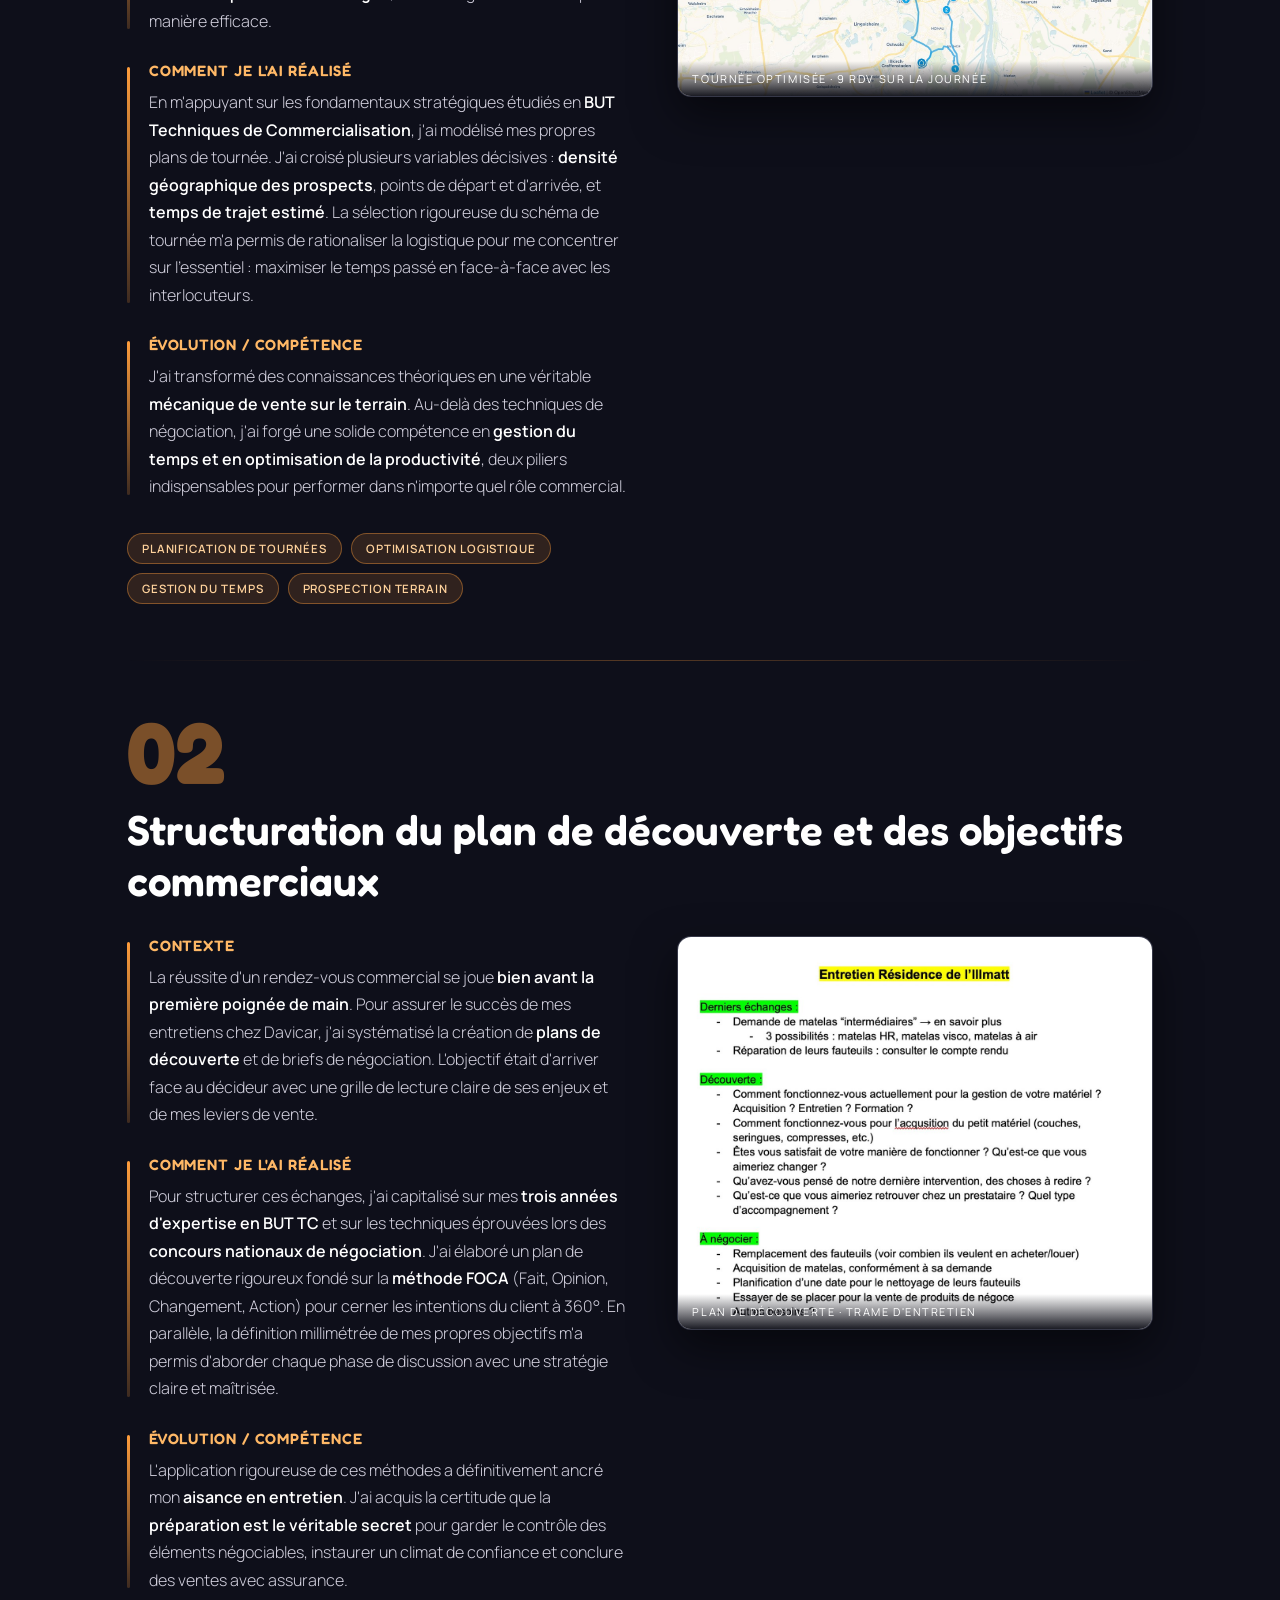
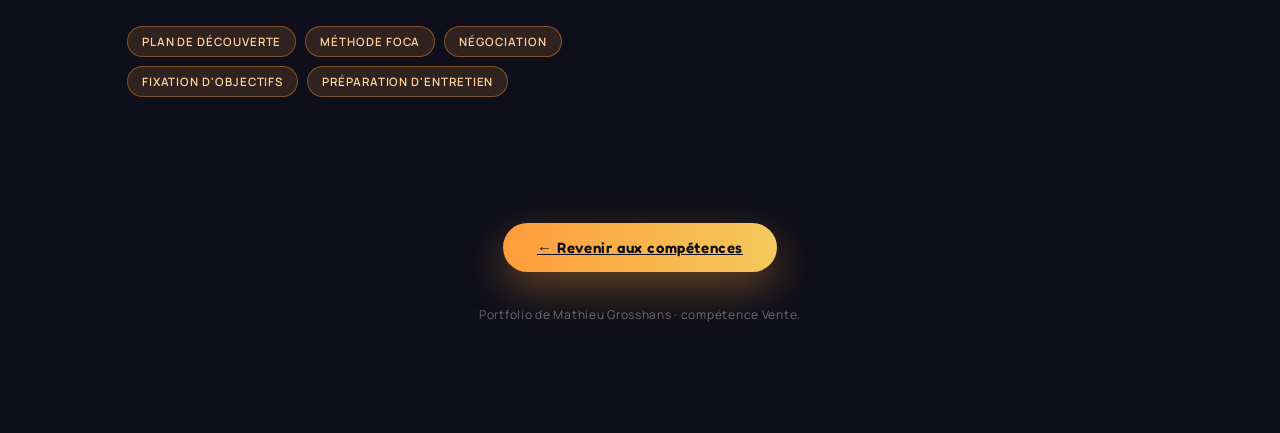
<file: pages/vente.html>
<!DOCTYPE html>
<html lang="fr">
<head>
<meta charset="UTF-8" />
<meta name="viewport" content="width=device-width, initial-scale=1.0, viewport-fit=cover" />
<title>Vente · Mathieu Grosshans</title>
<meta name="description" content="Compétence Vente — réalisations de Mathieu Grosshans : préparation de tournées commerciales et plans de découverte." />
<link rel="preconnect" href="https://fonts.googleapis.com" />
<link rel="preconnect" href="https://fonts.gstatic.com" crossorigin />
<link href="https://fonts.googleapis.com/css2?family=Fredoka:wght@400;500;600;700&family=Manrope:wght@300;400;500;600;700&display=swap" rel="stylesheet" />
<link rel="stylesheet" href="vente.css" />
<link rel="stylesheet" href="lightbox.css" />
</head>
<body>
<div class="paper" aria-hidden="true"></div>
<div class="grain" aria-hidden="true"></div>
<div class="poster-frame" aria-hidden="true"></div>

<a class="li-badge" href="https://www.linkedin.com/in/mathieu-grosshans-435804296" target="_blank" rel="noopener" aria-label="Profil LinkedIn de Mathieu Grosshans">
  <svg viewBox="0 0 24 24" width="17" height="17" fill="currentColor" aria-hidden="true"><path d="M20.45 20.45h-3.56v-5.57c0-1.33-.02-3.04-1.85-3.04-1.85 0-2.14 1.45-2.14 2.94v5.67H9.34V9h3.42v1.56h.05c.48-.9 1.64-1.85 3.37-1.85 3.6 0 4.27 2.37 4.27 5.45v6.29zM5.34 7.43a2.06 2.06 0 1 1 0-4.13 2.06 2.06 0 0 1 0 4.13zM7.12 20.45H3.55V9h3.57v11.45zM22.22 0H1.77C.79 0 0 .77 0 1.73v20.54C0 23.22.79 24 1.77 24h20.45c.98 0 1.78-.78 1.78-1.73V1.73C24 .77 23.2 0 22.22 0z"/></svg>
</a>

<header class="pf-top">
  <a class="pf-back" href="../index.html#scene-3">← Retour à la cérémonie</a>
  <span class="pf-chip">★ Mathieu Grosshans</span>
</header>

<!-- ===== HERO ===== -->
<section class="pf-hero">
  <div class="watermark" aria-hidden="true">
    <span>Vente</span><span>Vente</span><span>Vente</span><span>Vente</span>
  </div>
  <p class="pf-eyebrow">Compétence · Les coulisses</p>
  <h1 class="pf-title">Vente</h1>
  <p class="pf-tagline">« The path of the righteous salesman… » — préparer, cibler, conclure.</p>

  <div class="pf-bubble">
    La vente est un processus par lequel on cible les attentes du client afin de lui proposer
    le produit le plus adapté.
  </div>


  <p class="pf-lede">
    Vendre, c'est <strong>comprendre un besoin avant de proposer une solution</strong> : écouter,
    questionner, puis construire une offre qui répond précisément aux attentes du client. C'est un
    travail de <strong>préparation</strong> autant que de relation — de la logistique des
    rendez-vous à la stratégie de négociation — pour transformer une rencontre en
    <strong>engagement durable</strong>.
  </p>
</section>

<!-- ===== SOMMAIRE DES COMPÉTENCES ===== -->
<section class="pf-summary">
  <p class="sum-head">Compétences développées</p>
  <p class="sum-sub">Au générique de cette compétence — ce que ces réalisations m'ont appris</p>
  <div class="sum-grid">
    <article class="sum-card">
      <span class="ic">🗺️</span>
      <h5>Organisation de tournées</h5>
      <p>Modéliser des plans de tournée en croisant densité des prospects, trajets et temps estimé pour rationaliser la logistique.</p>
    </article>
    <article class="sum-card">
      <span class="ic">⏱️</span>
      <h5>Gestion du temps & productivité</h5>
      <p>Maximiser le temps en face-à-face en optimisant chaque déplacement — un pilier de la performance commerciale.</p>
    </article>
    <article class="sum-card">
      <span class="ic">🔎</span>
      <h5>Plan de découverte (méthode FOCA)</h5>
      <p>Cerner les enjeux du client à 360° (Fait, Opinion, Changement, Action) avant chaque rendez-vous.</p>
    </article>
    <article class="sum-card">
      <span class="ic">🤝</span>
      <h5>Négociation & closing</h5>
      <p>Définir des objectifs millimétrés pour garder le contrôle des éléments négociables et conclure avec assurance.</p>
    </article>
  </div>
</section>

<div class="pf-divider"><span class="line"></span><span class="tag">Réalisations</span><span class="line"></span></div>

<!-- ===== PRODUCTION 1 ===== -->
<section class="pf-real">
  <div class="real-head">
    <span class="real-no">01</span>
    <h2 class="real-name">Préparation de tournées commerciales</h2>
  </div>

  <div class="real-grid">
    <div class="real-blocks">
      <div class="blk">
        <h4>Contexte</h4>
        <p>Le développement de l'entreprise passait par une <strong>présence accrue sur le
        terrain</strong>. J'ai donc été chargé de piloter mes propres tournées commerciales. Le défi
        consistait à concilier <strong>volume de visites et qualité des échanges</strong>, le tout en
        gérant mon temps de manière efficace.</p>
      </div>
      <div class="blk">
        <h4>Comment je l'ai réalisé</h4>
        <p>En m'appuyant sur les fondamentaux stratégiques étudiés en <strong>BUT Techniques de
        Commercialisation</strong>, j'ai modélisé mes propres plans de tournée. J'ai croisé plusieurs
        variables décisives : <strong>densité géographique des prospects</strong>, points de départ
        et d'arrivée, et <strong>temps de trajet estimé</strong>. La sélection rigoureuse du schéma de
        tournée m'a permis de rationaliser la logistique pour me concentrer sur l'essentiel :
        maximiser le temps passé en face-à-face avec les interlocuteurs.</p>
      </div>
      <div class="blk">
        <h4>Évolution / compétence</h4>
        <p>J'ai transformé des connaissances théoriques en une véritable <strong>mécanique de vente
        sur le terrain</strong>. Au-delà des techniques de négociation, j'ai forgé une solide
        compétence en <strong>gestion du temps et en optimisation de la productivité</strong>, deux
        piliers indispensables pour performer dans n'importe quel rôle commercial.</p>
      </div>
      <div class="skill-tags">
        <span>Planification de tournées</span><span>Optimisation logistique</span>
        <span>Gestion du temps</span><span>Prospection terrain</span>
      </div>
    </div>

    <div class="real-media">
      <figure class="shot">
        <img src="assets/vente1-tournee.jpg" alt="Plan de tournée commerciale optimisé sur la région de Strasbourg" loading="lazy" />
        <figcaption class="cap">Tournée optimisée · 9 RDV sur la journée</figcaption>
      </figure>
    </div>
  </div>
</section>

<div class="real-sep"><div class="l"></div></div>

<!-- ===== PRODUCTION 2 ===== -->
<section class="pf-real">
  <div class="real-head">
    <span class="real-no">02</span>
    <h2 class="real-name">Structuration du plan de découverte et des objectifs commerciaux</h2>
  </div>

  <div class="real-grid">
    <div class="real-blocks">
      <div class="blk">
        <h4>Contexte</h4>
        <p>La réussite d'un rendez-vous commercial se joue <strong>bien avant la première poignée de
        main</strong>. Pour assurer le succès de mes entretiens chez Davicar, j'ai systématisé la
        création de <strong>plans de découverte</strong> et de briefs de négociation. L'objectif était
        d'arriver face au décideur avec une grille de lecture claire de ses enjeux et de mes leviers
        de vente.</p>
      </div>
      <div class="blk">
        <h4>Comment je l'ai réalisé</h4>
        <p>Pour structurer ces échanges, j'ai capitalisé sur mes <strong>trois années d'expertise en
        BUT TC</strong> et sur les techniques éprouvées lors des <strong>concours nationaux de
        négociation</strong>. J'ai élaboré un plan de découverte rigoureux fondé sur la
        <strong>méthode FOCA</strong> (Fait, Opinion, Changement, Action) pour cerner les intentions
        du client à 360°. En parallèle, la définition millimétrée de mes propres objectifs m'a permis
        d'aborder chaque phase de discussion avec une stratégie claire et maîtrisée.</p>
      </div>
      <div class="blk">
        <h4>Évolution / compétence</h4>
        <p>L'application rigoureuse de ces méthodes a définitivement ancré mon <strong>aisance en
        entretien</strong>. J'ai acquis la certitude que la <strong>préparation est le véritable
        secret</strong> pour garder le contrôle des éléments négociables, instaurer un climat de
        confiance et conclure des ventes avec assurance.</p>
      </div>
      <div class="skill-tags">
        <span>Plan de découverte</span><span>Méthode FOCA</span>
        <span>Négociation</span><span>Fixation d'objectifs</span><span>Préparation d'entretien</span>
      </div>
    </div>

    <div class="real-media">
      <figure class="shot">
        <img src="assets/vente2-decouverte.jpg" alt="Plan de découverte et trame d'entretien commercial structuré" loading="lazy" />
        <figcaption class="cap">Plan de découverte · trame d'entretien</figcaption>
      </figure>
    </div>
  </div>
</section>

<!-- ===== FOOTER ===== -->
<footer class="pf-foot">
  <a class="next" href="../index.html#scene-3">← Revenir aux compétences</a>
  <p class="credit">Portfolio de Mathieu Grosshans · compétence Vente.</p>
</footer>

<script>
  document.querySelectorAll('a[href*="index.html#scene-3"]').forEach((a) => {
    a.addEventListener('click', () => { try { sessionStorage.setItem('landScene','3'); } catch(e){} });
  });
</script>
<script src="lightbox.js"></script>
</body>
</html>
</file>
<file: pages/automatisation.css>
/* =========================================================
   Page Automatisation — identité harmonisée "Mon parcours"
   Fond nuit + aurora multicolore. Couleur dominante : rouge corail.
   Structure inchangée ; seul le design est adapté.
   ========================================================= */
:root{
  --bg:#0e0f1a; --bg-2:#15172a;
  --ink:#f3f1ff; --gold:#f4c95d;
  --dom:#ff6b6b; --dom-2:#ff8e8e; --dom-soft:#ffbcbc;
  --ease-out:cubic-bezier(.16,1,.3,1);
}
*{ margin:0; padding:0; box-sizing:border-box; }
html{ scroll-behavior:smooth; }
body{ background:var(--bg); color:var(--ink);
  font-family:"Manrope",-apple-system,BlinkMacSystemFont,sans-serif;
  -webkit-font-smoothing:antialiased; overflow-x:hidden; position:relative; }
.grain{ position:fixed; inset:0; z-index:60; pointer-events:none; opacity:.05; mix-blend-mode:overlay;
  background-image:url("data:image/svg+xml;utf8,<svg xmlns='http://www.w3.org/2000/svg' width='160' height='160'><filter id='n'><feTurbulence type='fractalNoise' baseFrequency='0.85' numOctaves='2'/></filter><rect width='100%25' height='100%25' filter='url(%23n)'/></svg>"); }
/* aurora wash — dominante renforcée + touches multicolores */
.darkroom{ position:fixed; inset:0; z-index:0; pointer-events:none;
  background:
    radial-gradient(55% 45% at 12% 6%, rgba(255,107,107,.40), transparent 60%),
    radial-gradient(45% 40% at 88% 16%, rgba(244,201,93,.20), transparent 60%),
    radial-gradient(50% 45% at 18% 78%, rgba(167,139,250,.18), transparent 60%),
    radial-gradient(45% 40% at 92% 90%, rgba(255,107,107,.22), transparent 60%),
    linear-gradient(to bottom, #0e0f1a, #121426 60%, #0c0d18); }
.poster-frame{ position:fixed; inset:14px; z-index:65; pointer-events:none;
  border:1px solid rgba(255,107,107,.3); border-radius:4px; }
.poster-frame::after{ content:""; position:absolute; inset:6px; border:1px solid rgba(244,201,93,.14); border-radius:2px; }

/* ---------- top bar ---------- */
.fc-top{ position:fixed; top:0; left:0; right:0; z-index:70; display:flex; align-items:center;
  justify-content:space-between; padding:16px clamp(18px,4vw,48px);
  background:linear-gradient(to bottom, rgba(14,15,26,.85), rgba(14,15,26,0));
  backdrop-filter:blur(8px); -webkit-backdrop-filter:blur(8px); }
.fc-back{ display:inline-flex; align-items:center; gap:9px; padding:10px 20px; border-radius:999px;
  font-size:12px; letter-spacing:.16em; text-transform:uppercase; font-weight:600; color:var(--ink);
  background:linear-gradient(135deg, rgba(255,255,255,.12), rgba(255,255,255,.04));
  border:1px solid rgba(255,255,255,.22); backdrop-filter:blur(12px);
  box-shadow:0 8px 22px rgba(0,0,0,.4), inset 0 1px 1px rgba(255,255,255,.3);
  transition:transform .4s var(--ease-out), border-color .4s; }
.fc-back:hover{ transform:translateY(-2px); border-color:var(--dom-2); }
.fc-chip{ font-family:"Fredoka",sans-serif; font-weight:600; letter-spacing:.02em; font-size:15px; color:var(--dom-2); }

/* =========================================================
   HERO
   ========================================================= */
.fc-hero{ position:relative; z-index:2; min-height:96vh; display:flex; flex-direction:column;
  justify-content:center; padding:132px clamp(22px,7vw,120px) 80px; overflow:hidden;
  border-bottom:1px solid rgba(255,107,107,.18); }
.fc-hero::before{ content:""; position:absolute; inset:0; z-index:-1; pointer-events:none;
  background:radial-gradient(120% 120% at 50% 50%, transparent 56%, rgba(8,9,18,.6) 100%); }
.watermark{ position:absolute; inset:0; z-index:-1; display:flex; flex-direction:column;
  justify-content:center; gap:0; pointer-events:none; overflow:hidden; }
.watermark span{ font-family:"Fredoka",sans-serif; font-weight:700;
  font-size:clamp(58px,12.5vw,200px); line-height:.88; letter-spacing:.02em; white-space:nowrap;
  color:rgba(255,107,107,.12); transform:translateX(-1%); text-transform:uppercase; }
.watermark span:nth-child(even){ transform:translateX(-6%); color:rgba(255,107,107,.07); }

.fc-eyebrow{ font-family:"Fredoka",sans-serif; font-weight:500; letter-spacing:.34em; text-transform:uppercase;
  font-size:clamp(11px,1.3vw,14px); color:var(--dom-2); margin-bottom:18px; }
.fc-title{ font-family:"Fredoka",sans-serif; font-weight:700;
  font-size:clamp(58px,13vw,190px); line-height:.9; letter-spacing:.005em;
  background:linear-gradient(105deg,#fff 12%,var(--dom-soft) 50%,var(--dom) 92%);
  -webkit-background-clip:text; background-clip:text; color:transparent;
  text-shadow:0 6px 50px rgba(0,0,0,.4); }
.fc-tagline{ font-family:"Fredoka",sans-serif; font-weight:400; font-style:italic;
  font-size:clamp(15px,2vw,22px); color:rgba(243,241,255,.72); margin-top:10px; letter-spacing:.02em; }

/* bulle de dialogue : verre nuit, texte dominante claire */
.fc-bubble{ position:relative; margin-top:40px; max-width:600px;
  background:linear-gradient(150deg, rgba(255,255,255,.1), rgba(255,255,255,.03));
  border:1px solid rgba(255,107,107,.4); color:var(--dom-soft);
  border-radius:30px; padding:28px 34px; font-family:"Fredoka",sans-serif; font-weight:600;
  font-size:clamp(16px,2vw,22px); line-height:1.45; text-align:center;
  backdrop-filter:blur(12px); -webkit-backdrop-filter:blur(12px);
  box-shadow:0 24px 60px rgba(0,0,0,.5); }
.fc-bubble::after{ content:""; position:absolute; left:72px; bottom:-13px; width:24px; height:24px;
  background:inherit; border-right:1px solid rgba(255,107,107,.4); border-bottom:1px solid rgba(255,107,107,.4);
  transform:rotate(45deg); backdrop-filter:blur(12px); }
.fc-bubble em{ color:#fff; font-style:normal; }

.fc-lede{ margin-top:54px; max-width:780px; font-size:clamp(15px,1.8vw,19px); line-height:1.75;
  color:rgba(243,241,255,.88); font-weight:300; }
.fc-lede strong{ color:#fff; font-weight:600; }

/* =========================================================
   SOMMAIRE
   ========================================================= */
.fc-summary{ position:relative; z-index:2; max-width:1180px; margin:0 auto; padding:60px clamp(22px,6vw,80px) 24px; }
.sum-head{ font-family:"Fredoka",sans-serif; font-weight:600; letter-spacing:.28em; text-transform:uppercase;
  font-size:clamp(13px,1.5vw,16px); color:var(--dom-2); text-align:center; margin-bottom:6px; }
.sum-sub{ text-align:center; font-size:13px; letter-spacing:.04em; color:rgba(243,241,255,.55); margin-bottom:34px; }
.sum-grid{ display:grid; grid-template-columns:repeat(auto-fit,minmax(210px,1fr)); gap:16px; }
.sum-card{ position:relative; padding:22px 22px 20px; border-radius:16px;
  background:linear-gradient(150deg, rgba(255,255,255,.07), rgba(255,255,255,.02));
  border:1px solid rgba(255,255,255,.12); transition:transform .45s var(--ease-out), border-color .45s, box-shadow .45s; }
.sum-card:hover{ transform:translateY(-4px); border-color:rgba(255,107,107,.6); box-shadow:0 14px 30px rgba(0,0,0,.4); }
.sum-card .ic{ font-size:20px; margin-bottom:12px; display:block; }
.sum-card h5{ font-family:"Fredoka",sans-serif; font-weight:600; font-size:16px; color:#fff; margin-bottom:8px; }
.sum-card p{ font-size:13.5px; line-height:1.55; color:rgba(243,241,255,.78); font-weight:300; }

/* divider */
.fc-divider{ position:relative; z-index:2; display:flex; align-items:center; gap:20px;
  max-width:1180px; margin:30px auto; padding:0 clamp(22px,6vw,80px); }
.fc-divider .line{ flex:1; height:1px; background:linear-gradient(90deg,transparent,rgba(255,107,107,.55),transparent); }
.fc-divider .tag{ font-family:"Fredoka",sans-serif; letter-spacing:.3em; text-transform:uppercase; font-size:13px; color:var(--dom-2); }

/* =========================================================
   RÉALISATIONS
   ========================================================= */
.fc-real{ position:relative; z-index:2; max-width:1180px; margin:0 auto; padding:46px clamp(22px,6vw,80px); }
.real-head{ display:flex; align-items:baseline; gap:18px; margin-bottom:30px; flex-wrap:wrap; }
.real-no{ font-family:"Fredoka",sans-serif; font-weight:700; font-size:clamp(40px,7vw,86px);
  color:rgba(255,107,107,.45); line-height:.8; }
.real-name{ font-family:"Fredoka",sans-serif; font-weight:600; font-size:clamp(24px,3.6vw,42px); color:#fff; }

.real-grid{ display:grid; grid-template-columns:1.05fr 1fr; gap:clamp(28px,4vw,56px); align-items:start; }
.real-blocks{ display:flex; flex-direction:column; gap:26px; }
.blk{ position:relative; padding-left:22px; }
.blk::before{ content:""; position:absolute; left:0; top:6px; bottom:6px; width:3px; border-radius:3px;
  background:linear-gradient(var(--dom),rgba(255,107,107,.2)); }
.blk h4{ font-family:"Fredoka",sans-serif; font-weight:600; font-size:15px; letter-spacing:.06em;
  text-transform:uppercase; color:var(--dom-2); margin-bottom:9px; }
.blk p{ font-size:clamp(14px,1.45vw,16px); line-height:1.72; color:rgba(243,241,255,.85); font-weight:300; }
.blk p strong{ color:#fff; font-weight:600; }

.real-media{ display:flex; flex-direction:column; gap:16px; position:sticky; top:90px; }
.shot{ position:relative; border-radius:14px; overflow:hidden; border:1px solid rgba(255,255,255,.14);
  box-shadow:0 18px 44px rgba(0,0,0,.5); background:#15172a; transition:transform .5s var(--ease-out); }
.shot:hover{ transform:translateY(-5px) scale(1.012); }
.shot img{ display:block; width:100%; height:auto; }
.shot .cap{ position:absolute; left:0; right:0; bottom:0; padding:10px 14px; font-size:11px; letter-spacing:.14em;
  text-transform:uppercase; color:#fff; background:linear-gradient(to top, rgba(8,9,18,.92), transparent); }

.skill-tags{ display:flex; flex-wrap:wrap; gap:9px; margin-top:6px; }
.skill-tags span{ font-size:11.5px; letter-spacing:.08em; text-transform:uppercase; font-weight:600;
  padding:7px 14px; border-radius:999px; color:var(--dom-soft);
  background:rgba(255,107,107,.14); border:1px solid rgba(255,107,107,.4); }

.real-sep{ position:relative; z-index:2; max-width:1180px; margin:10px auto; padding:0 clamp(22px,6vw,80px); }
.real-sep .l{ height:1px; background:linear-gradient(90deg,transparent,rgba(255,107,107,.3),transparent); }

/* footer */
.fc-foot{ position:relative; z-index:2; text-align:center; padding:80px 24px 110px; }
.fc-foot .next{ display:inline-block; padding:15px 34px; border-radius:999px; font-family:"Fredoka",sans-serif;
  font-weight:600; letter-spacing:.04em; font-size:15px; color:#10111d;
  background:linear-gradient(90deg,var(--dom),var(--gold)); 
  box-shadow:0 16px 40px rgba(255,107,107,.35); transition:transform .4s var(--ease-out), box-shadow .4s; }
.fc-foot .next:hover{ transform:translateY(-3px); box-shadow:0 22px 50px rgba(255,107,107,.5); }
.fc-foot .credit{ margin-top:34px; font-size:12px; letter-spacing:.06em; color:rgba(243,241,255,.4); }

/* LinkedIn badge */
.li-badge{ position:fixed; right:18px; bottom:16px; z-index:75; width:38px; height:38px; border-radius:11px;
  display:grid; place-items:center; color:var(--ink);
  background:linear-gradient(135deg, rgba(255,255,255,.14), rgba(255,255,255,.05));
  border:1px solid rgba(255,255,255,.24); backdrop-filter:blur(14px) saturate(170%); -webkit-backdrop-filter:blur(14px) saturate(170%);
  box-shadow:0 8px 22px rgba(0,0,0,.45), inset 0 1px 1px rgba(255,255,255,.4);
  transition:transform .4s var(--ease-out), border-color .4s, color .4s, box-shadow .4s; }
.li-badge:hover{ transform:translateY(-3px); color:#0a66c2; border-color:var(--dom-2);
  box-shadow:0 14px 32px rgba(0,0,0,.5), 0 0 22px rgba(255,107,107,.4); }

/* responsive */
@media (max-width: 860px){
  .real-grid{ grid-template-columns:1fr; }
  .real-media{ position:static; order:-1; }
  .fc-bubble::after{ left:44px; }
  .li-badge{ right:12px; bottom:12px; width:34px; height:34px; }
}
@media (prefers-reduced-motion: reduce){ html{ scroll-behavior:auto; } }
</file>
<file: pages/business-developpement.css>
/* =========================================================
   Page Business Développement — identité harmonisée "Mon parcours"
   Fond nuit + aurora multicolore. Couleur dominante : indigo.
   Structure inchangée ; seul le design est adapté.
   ========================================================= */
:root{
  --bg:#0e0f1a; --bg-2:#15172a;
  --ink:#f3f1ff; --gold:#f4c95d;
  --dom:#7c83ff; --dom-2:#9aa0ff; --dom-soft:#c2c6ff;
  --ease-out:cubic-bezier(.16,1,.3,1);
}
*{ margin:0; padding:0; box-sizing:border-box; }
html{ scroll-behavior:smooth; }
body{ background:var(--bg); color:var(--ink);
  font-family:"Manrope",-apple-system,BlinkMacSystemFont,sans-serif;
  -webkit-font-smoothing:antialiased; overflow-x:hidden; position:relative; }
.grain{ position:fixed; inset:0; z-index:60; pointer-events:none; opacity:.05; mix-blend-mode:overlay;
  background-image:url("data:image/svg+xml;utf8,<svg xmlns='http://www.w3.org/2000/svg' width='160' height='160'><filter id='n'><feTurbulence type='fractalNoise' baseFrequency='0.85' numOctaves='2'/></filter><rect width='100%25' height='100%25' filter='url(%23n)'/></svg>"); }
/* aurora wash — dominante renforcée + touches multicolores */
.skyline{ position:fixed; inset:0; z-index:0; pointer-events:none;
  background:
    radial-gradient(55% 45% at 12% 6%, rgba(124,131,255,.40), transparent 60%),
    radial-gradient(45% 40% at 88% 16%, rgba(77,212,200,.20), transparent 60%),
    radial-gradient(50% 45% at 18% 78%, rgba(255,140,66,.18), transparent 60%),
    radial-gradient(45% 40% at 92% 90%, rgba(124,131,255,.22), transparent 60%),
    linear-gradient(to bottom, #0e0f1a, #121426 60%, #0c0d18); }
.poster-frame{ position:fixed; inset:14px; z-index:65; pointer-events:none;
  border:1px solid rgba(124,131,255,.3); border-radius:4px; }
.poster-frame::after{ content:""; position:absolute; inset:6px; border:1px solid rgba(244,201,93,.14); border-radius:2px; }

/* ---------- top bar ---------- */
.wf-top{ position:fixed; top:0; left:0; right:0; z-index:70; display:flex; align-items:center;
  justify-content:space-between; padding:16px clamp(18px,4vw,48px);
  background:linear-gradient(to bottom, rgba(14,15,26,.85), rgba(14,15,26,0));
  backdrop-filter:blur(8px); -webkit-backdrop-filter:blur(8px); }
.wf-back{ display:inline-flex; align-items:center; gap:9px; padding:10px 20px; border-radius:999px;
  font-size:12px; letter-spacing:.16em; text-transform:uppercase; font-weight:600; color:var(--ink);
  background:linear-gradient(135deg, rgba(255,255,255,.12), rgba(255,255,255,.04));
  border:1px solid rgba(255,255,255,.22); backdrop-filter:blur(12px);
  box-shadow:0 8px 22px rgba(0,0,0,.4), inset 0 1px 1px rgba(255,255,255,.3);
  transition:transform .4s var(--ease-out), border-color .4s; }
.wf-back:hover{ transform:translateY(-2px); border-color:var(--dom-2); }
.wf-chip{ font-family:"Fredoka",sans-serif; font-weight:600; letter-spacing:.02em; font-size:15px; color:var(--dom-2); }

/* =========================================================
   HERO
   ========================================================= */
.wf-hero{ position:relative; z-index:2; min-height:96vh; display:flex; flex-direction:column;
  justify-content:center; padding:132px clamp(22px,7vw,120px) 80px; overflow:hidden;
  border-bottom:1px solid rgba(124,131,255,.18); }
.wf-hero::before{ content:""; position:absolute; inset:0; z-index:-1; pointer-events:none;
  background:radial-gradient(120% 120% at 50% 50%, transparent 56%, rgba(8,9,18,.6) 100%); }
.watermark{ position:absolute; inset:0; z-index:-1; display:flex; flex-direction:column;
  justify-content:center; gap:0; pointer-events:none; overflow:hidden; }
.watermark span{ font-family:"Fredoka",sans-serif; font-weight:700;
  font-size:clamp(58px,12.5vw,200px); line-height:.88; letter-spacing:.02em; white-space:nowrap;
  color:rgba(124,131,255,.12); transform:translateX(-1%); text-transform:uppercase; }
.watermark span:nth-child(even){ transform:translateX(-6%); color:rgba(124,131,255,.07); }

.wf-eyebrow{ font-family:"Fredoka",sans-serif; font-weight:500; letter-spacing:.34em; text-transform:uppercase;
  font-size:clamp(11px,1.3vw,14px); color:var(--dom-2); margin-bottom:18px; }
.wf-title{ font-family:"Fredoka",sans-serif; font-weight:700;
  font-size:clamp(58px,13vw,190px); line-height:.9; letter-spacing:.005em;
  background:linear-gradient(105deg,#fff 12%,var(--dom-soft) 50%,var(--dom) 92%);
  -webkit-background-clip:text; background-clip:text; color:transparent;
  text-shadow:0 6px 50px rgba(0,0,0,.4); }
.wf-tagline{ font-family:"Fredoka",sans-serif; font-weight:400; font-style:italic;
  font-size:clamp(15px,2vw,22px); color:rgba(243,241,255,.72); margin-top:10px; letter-spacing:.02em; }

/* bulle de dialogue : verre nuit, texte dominante claire */
.wf-bubble{ position:relative; margin-top:40px; max-width:600px;
  background:linear-gradient(150deg, rgba(255,255,255,.1), rgba(255,255,255,.03));
  border:1px solid rgba(124,131,255,.4); color:var(--dom-soft);
  border-radius:30px; padding:28px 34px; font-family:"Fredoka",sans-serif; font-weight:600;
  font-size:clamp(16px,2vw,22px); line-height:1.45; text-align:center;
  backdrop-filter:blur(12px); -webkit-backdrop-filter:blur(12px);
  box-shadow:0 24px 60px rgba(0,0,0,.5); }
.wf-bubble::after{ content:""; position:absolute; left:72px; bottom:-13px; width:24px; height:24px;
  background:inherit; border-right:1px solid rgba(124,131,255,.4); border-bottom:1px solid rgba(124,131,255,.4);
  transform:rotate(45deg); backdrop-filter:blur(12px); }
.wf-bubble em{ color:#fff; font-style:normal; }

.wf-lede{ margin-top:54px; max-width:780px; font-size:clamp(15px,1.8vw,19px); line-height:1.75;
  color:rgba(243,241,255,.88); font-weight:300; }
.wf-lede strong{ color:#fff; font-weight:600; }

/* =========================================================
   SOMMAIRE
   ========================================================= */
.wf-summary{ position:relative; z-index:2; max-width:1180px; margin:0 auto; padding:60px clamp(22px,6vw,80px) 24px; }
.sum-head{ font-family:"Fredoka",sans-serif; font-weight:600; letter-spacing:.28em; text-transform:uppercase;
  font-size:clamp(13px,1.5vw,16px); color:var(--dom-2); text-align:center; margin-bottom:6px; }
.sum-sub{ text-align:center; font-size:13px; letter-spacing:.04em; color:rgba(243,241,255,.55); margin-bottom:34px; }
.sum-grid{ display:grid; grid-template-columns:repeat(auto-fit,minmax(210px,1fr)); gap:16px; }
.sum-card{ position:relative; padding:22px 22px 20px; border-radius:16px;
  background:linear-gradient(150deg, rgba(255,255,255,.07), rgba(255,255,255,.02));
  border:1px solid rgba(255,255,255,.12); transition:transform .45s var(--ease-out), border-color .45s, box-shadow .45s; }
.sum-card:hover{ transform:translateY(-4px); border-color:rgba(124,131,255,.6); box-shadow:0 14px 30px rgba(0,0,0,.4); }
.sum-card .ic{ font-size:20px; margin-bottom:12px; display:block; }
.sum-card h5{ font-family:"Fredoka",sans-serif; font-weight:600; font-size:16px; color:#fff; margin-bottom:8px; }
.sum-card p{ font-size:13.5px; line-height:1.55; color:rgba(243,241,255,.78); font-weight:300; }

/* divider */
.wf-divider{ position:relative; z-index:2; display:flex; align-items:center; gap:20px;
  max-width:1180px; margin:30px auto; padding:0 clamp(22px,6vw,80px); }
.wf-divider .line{ flex:1; height:1px; background:linear-gradient(90deg,transparent,rgba(124,131,255,.55),transparent); }
.wf-divider .tag{ font-family:"Fredoka",sans-serif; letter-spacing:.3em; text-transform:uppercase; font-size:13px; color:var(--dom-2); }

/* =========================================================
   RÉALISATIONS
   ========================================================= */
.wf-real{ position:relative; z-index:2; max-width:1180px; margin:0 auto; padding:46px clamp(22px,6vw,80px); }
.real-head{ display:flex; align-items:baseline; gap:18px; margin-bottom:30px; flex-wrap:wrap; }
.real-no{ font-family:"Fredoka",sans-serif; font-weight:700; font-size:clamp(40px,7vw,86px);
  color:rgba(124,131,255,.45); line-height:.8; }
.real-name{ font-family:"Fredoka",sans-serif; font-weight:600; font-size:clamp(24px,3.6vw,42px); color:#fff; }

.real-grid{ display:grid; grid-template-columns:1.05fr 1fr; gap:clamp(28px,4vw,56px); align-items:start; }
.real-blocks{ display:flex; flex-direction:column; gap:26px; }
.blk{ position:relative; padding-left:22px; }
.blk::before{ content:""; position:absolute; left:0; top:6px; bottom:6px; width:3px; border-radius:3px;
  background:linear-gradient(var(--dom),rgba(124,131,255,.2)); }
.blk h4{ font-family:"Fredoka",sans-serif; font-weight:600; font-size:15px; letter-spacing:.06em;
  text-transform:uppercase; color:var(--dom-2); margin-bottom:9px; }
.blk p{ font-size:clamp(14px,1.45vw,16px); line-height:1.72; color:rgba(243,241,255,.85); font-weight:300; }
.blk p strong{ color:#fff; font-weight:600; }

.real-media{ display:flex; flex-direction:column; gap:16px; position:sticky; top:90px; }
.shot{ position:relative; border-radius:14px; overflow:hidden; border:1px solid rgba(255,255,255,.14);
  box-shadow:0 18px 44px rgba(0,0,0,.5); background:#15172a; transition:transform .5s var(--ease-out); }
.shot:hover{ transform:translateY(-5px) scale(1.012); }
.shot img{ display:block; width:100%; height:auto; }
.shot .cap{ position:absolute; left:0; right:0; bottom:0; padding:10px 14px; font-size:11px; letter-spacing:.14em;
  text-transform:uppercase; color:#fff; background:linear-gradient(to top, rgba(8,9,18,.92), transparent); }

.skill-tags{ display:flex; flex-wrap:wrap; gap:9px; margin-top:6px; }
.skill-tags span{ font-size:11.5px; letter-spacing:.08em; text-transform:uppercase; font-weight:600;
  padding:7px 14px; border-radius:999px; color:var(--dom-soft);
  background:rgba(124,131,255,.14); border:1px solid rgba(124,131,255,.4); }

.real-sep{ position:relative; z-index:2; max-width:1180px; margin:10px auto; padding:0 clamp(22px,6vw,80px); }
.real-sep .l{ height:1px; background:linear-gradient(90deg,transparent,rgba(124,131,255,.3),transparent); }

/* footer */
.wf-foot{ position:relative; z-index:2; text-align:center; padding:80px 24px 110px; }
.wf-foot .next{ display:inline-block; padding:15px 34px; border-radius:999px; font-family:"Fredoka",sans-serif;
  font-weight:600; letter-spacing:.04em; font-size:15px; color:#10111d;
  background:linear-gradient(90deg,var(--dom),var(--gold)); 
  box-shadow:0 16px 40px rgba(124,131,255,.35); transition:transform .4s var(--ease-out), box-shadow .4s; }
.wf-foot .next:hover{ transform:translateY(-3px); box-shadow:0 22px 50px rgba(124,131,255,.5); }
.wf-foot .credit{ margin-top:34px; font-size:12px; letter-spacing:.06em; color:rgba(243,241,255,.4); }

/* LinkedIn badge */
.li-badge{ position:fixed; right:18px; bottom:16px; z-index:75; width:38px; height:38px; border-radius:11px;
  display:grid; place-items:center; color:var(--ink);
  background:linear-gradient(135deg, rgba(255,255,255,.14), rgba(255,255,255,.05));
  border:1px solid rgba(255,255,255,.24); backdrop-filter:blur(14px) saturate(170%); -webkit-backdrop-filter:blur(14px) saturate(170%);
  box-shadow:0 8px 22px rgba(0,0,0,.45), inset 0 1px 1px rgba(255,255,255,.4);
  transition:transform .4s var(--ease-out), border-color .4s, color .4s, box-shadow .4s; }
.li-badge:hover{ transform:translateY(-3px); color:#0a66c2; border-color:var(--dom-2);
  box-shadow:0 14px 32px rgba(0,0,0,.5), 0 0 22px rgba(124,131,255,.4); }

/* responsive */
@media (max-width: 860px){
  .real-grid{ grid-template-columns:1fr; }
  .real-media{ position:static; order:-1; }
  .wf-bubble::after{ left:44px; }
  .li-badge{ right:12px; bottom:12px; width:34px; height:34px; }
}
@media (prefers-reduced-motion: reduce){ html{ scroll-behavior:auto; } }
</file>
<file: pages/marketing.css>
/* =========================================================
   Page Marketing — identité harmonisée "Mon parcours"
   Fond nuit + aurora multicolore. Couleur dominante : bleu.
   Structure inchangée ; seul le design est adapté.
   ========================================================= */
:root{
  --bg:#0e0f1a; --bg-2:#15172a;
  --ink:#f3f1ff; --gold:#f4c95d;
  --dom:#5b8bff; --dom-2:#84a9ff; --dom-soft:#b9cdff;
  --ease-out:cubic-bezier(.16,1,.3,1);
}
*{ margin:0; padding:0; box-sizing:border-box; }
html{ scroll-behavior:smooth; }
body{ background:var(--bg); color:var(--ink);
  font-family:"Manrope",-apple-system,BlinkMacSystemFont,sans-serif;
  -webkit-font-smoothing:antialiased; overflow-x:hidden; position:relative; }
.grain{ position:fixed; inset:0; z-index:60; pointer-events:none; opacity:.05; mix-blend-mode:overlay;
  background-image:url("data:image/svg+xml;utf8,<svg xmlns='http://www.w3.org/2000/svg' width='160' height='160'><filter id='n'><feTurbulence type='fractalNoise' baseFrequency='0.85' numOctaves='2'/></filter><rect width='100%25' height='100%25' filter='url(%23n)'/></svg>"); }
/* aurora wash — dominante renforcée + touches multicolores */
.coldlight{ position:fixed; inset:0; z-index:0; pointer-events:none;
  background:
    radial-gradient(55% 45% at 12% 6%, rgba(91,139,255,.40), transparent 60%),
    radial-gradient(45% 40% at 88% 16%, rgba(167,139,250,.20), transparent 60%),
    radial-gradient(50% 45% at 18% 78%, rgba(77,212,200,.18), transparent 60%),
    radial-gradient(45% 40% at 92% 90%, rgba(91,139,255,.22), transparent 60%),
    linear-gradient(to bottom, #0e0f1a, #121426 60%, #0c0d18); }
.poster-frame{ position:fixed; inset:14px; z-index:65; pointer-events:none;
  border:1px solid rgba(91,139,255,.3); border-radius:4px; }
.poster-frame::after{ content:""; position:absolute; inset:6px; border:1px solid rgba(244,201,93,.14); border-radius:2px; }

/* ---------- top bar ---------- */
.mk-top{ position:fixed; top:0; left:0; right:0; z-index:70; display:flex; align-items:center;
  justify-content:space-between; padding:16px clamp(18px,4vw,48px);
  background:linear-gradient(to bottom, rgba(14,15,26,.85), rgba(14,15,26,0));
  backdrop-filter:blur(8px); -webkit-backdrop-filter:blur(8px); }
.mk-back{ display:inline-flex; align-items:center; gap:9px; padding:10px 20px; border-radius:999px;
  font-size:12px; letter-spacing:.16em; text-transform:uppercase; font-weight:600; color:var(--ink);
  background:linear-gradient(135deg, rgba(255,255,255,.12), rgba(255,255,255,.04));
  border:1px solid rgba(255,255,255,.22); backdrop-filter:blur(12px);
  box-shadow:0 8px 22px rgba(0,0,0,.4), inset 0 1px 1px rgba(255,255,255,.3);
  transition:transform .4s var(--ease-out), border-color .4s; }
.mk-back:hover{ transform:translateY(-2px); border-color:var(--dom-2); }
.mk-chip{ font-family:"Fredoka",sans-serif; font-weight:600; letter-spacing:.02em; font-size:15px; color:var(--dom-2); }

/* =========================================================
   HERO
   ========================================================= */
.mk-hero{ position:relative; z-index:2; min-height:96vh; display:flex; flex-direction:column;
  justify-content:center; padding:132px clamp(22px,7vw,120px) 80px; overflow:hidden;
  border-bottom:1px solid rgba(91,139,255,.18); }
.mk-hero::before{ content:""; position:absolute; inset:0; z-index:-1; pointer-events:none;
  background:radial-gradient(120% 120% at 50% 50%, transparent 56%, rgba(8,9,18,.6) 100%); }
.watermark{ position:absolute; inset:0; z-index:-1; display:flex; flex-direction:column;
  justify-content:center; gap:0; pointer-events:none; overflow:hidden; }
.watermark span{ font-family:"Fredoka",sans-serif; font-weight:700;
  font-size:clamp(58px,12.5vw,200px); line-height:.88; letter-spacing:.02em; white-space:nowrap;
  color:rgba(91,139,255,.12); transform:translateX(-1%); text-transform:uppercase; }
.watermark span:nth-child(even){ transform:translateX(-6%); color:rgba(91,139,255,.07); }

.mk-eyebrow{ font-family:"Fredoka",sans-serif; font-weight:500; letter-spacing:.34em; text-transform:uppercase;
  font-size:clamp(11px,1.3vw,14px); color:var(--dom-2); margin-bottom:18px; }
.mk-title{ font-family:"Fredoka",sans-serif; font-weight:700;
  font-size:clamp(58px,13vw,190px); line-height:.9; letter-spacing:.005em;
  background:linear-gradient(105deg,#fff 12%,var(--dom-soft) 50%,var(--dom) 92%);
  -webkit-background-clip:text; background-clip:text; color:transparent;
  text-shadow:0 6px 50px rgba(0,0,0,.4); }
.mk-tagline{ font-family:"Fredoka",sans-serif; font-weight:400; font-style:italic;
  font-size:clamp(15px,2vw,22px); color:rgba(243,241,255,.72); margin-top:10px; letter-spacing:.02em; }

/* bulle de dialogue : verre nuit, texte dominante claire */
.mk-bubble{ position:relative; margin-top:40px; max-width:600px;
  background:linear-gradient(150deg, rgba(255,255,255,.1), rgba(255,255,255,.03));
  border:1px solid rgba(91,139,255,.4); color:var(--dom-soft);
  border-radius:30px; padding:28px 34px; font-family:"Fredoka",sans-serif; font-weight:600;
  font-size:clamp(16px,2vw,22px); line-height:1.45; text-align:center;
  backdrop-filter:blur(12px); -webkit-backdrop-filter:blur(12px);
  box-shadow:0 24px 60px rgba(0,0,0,.5); }
.mk-bubble::after{ content:""; position:absolute; left:72px; bottom:-13px; width:24px; height:24px;
  background:inherit; border-right:1px solid rgba(91,139,255,.4); border-bottom:1px solid rgba(91,139,255,.4);
  transform:rotate(45deg); backdrop-filter:blur(12px); }
.mk-bubble em{ color:#fff; font-style:normal; }

.mk-lede{ margin-top:54px; max-width:780px; font-size:clamp(15px,1.8vw,19px); line-height:1.75;
  color:rgba(243,241,255,.88); font-weight:300; }
.mk-lede strong{ color:#fff; font-weight:600; }

/* =========================================================
   SOMMAIRE
   ========================================================= */
.mk-summary{ position:relative; z-index:2; max-width:1180px; margin:0 auto; padding:60px clamp(22px,6vw,80px) 24px; }
.sum-head{ font-family:"Fredoka",sans-serif; font-weight:600; letter-spacing:.28em; text-transform:uppercase;
  font-size:clamp(13px,1.5vw,16px); color:var(--dom-2); text-align:center; margin-bottom:6px; }
.sum-sub{ text-align:center; font-size:13px; letter-spacing:.04em; color:rgba(243,241,255,.55); margin-bottom:34px; }
.sum-grid{ display:grid; grid-template-columns:repeat(auto-fit,minmax(210px,1fr)); gap:16px; }
.sum-card{ position:relative; padding:22px 22px 20px; border-radius:16px;
  background:linear-gradient(150deg, rgba(255,255,255,.07), rgba(255,255,255,.02));
  border:1px solid rgba(255,255,255,.12); transition:transform .45s var(--ease-out), border-color .45s, box-shadow .45s; }
.sum-card:hover{ transform:translateY(-4px); border-color:rgba(91,139,255,.6); box-shadow:0 14px 30px rgba(0,0,0,.4); }
.sum-card .ic{ font-size:20px; margin-bottom:12px; display:block; }
.sum-card h5{ font-family:"Fredoka",sans-serif; font-weight:600; font-size:16px; color:#fff; margin-bottom:8px; }
.sum-card p{ font-size:13.5px; line-height:1.55; color:rgba(243,241,255,.78); font-weight:300; }

/* divider */
.mk-divider{ position:relative; z-index:2; display:flex; align-items:center; gap:20px;
  max-width:1180px; margin:30px auto; padding:0 clamp(22px,6vw,80px); }
.mk-divider .line{ flex:1; height:1px; background:linear-gradient(90deg,transparent,rgba(91,139,255,.55),transparent); }
.mk-divider .tag{ font-family:"Fredoka",sans-serif; letter-spacing:.3em; text-transform:uppercase; font-size:13px; color:var(--dom-2); }

/* =========================================================
   RÉALISATIONS
   ========================================================= */
.mk-real{ position:relative; z-index:2; max-width:1180px; margin:0 auto; padding:46px clamp(22px,6vw,80px); }
.real-head{ display:flex; align-items:baseline; gap:18px; margin-bottom:30px; flex-wrap:wrap; }
.real-no{ font-family:"Fredoka",sans-serif; font-weight:700; font-size:clamp(40px,7vw,86px);
  color:rgba(91,139,255,.45); line-height:.8; }
.real-name{ font-family:"Fredoka",sans-serif; font-weight:600; font-size:clamp(24px,3.6vw,42px); color:#fff; }

.real-grid{ display:grid; grid-template-columns:1.05fr 1fr; gap:clamp(28px,4vw,56px); align-items:start; }
.real-blocks{ display:flex; flex-direction:column; gap:26px; }
.blk{ position:relative; padding-left:22px; }
.blk::before{ content:""; position:absolute; left:0; top:6px; bottom:6px; width:3px; border-radius:3px;
  background:linear-gradient(var(--dom),rgba(91,139,255,.2)); }
.blk h4{ font-family:"Fredoka",sans-serif; font-weight:600; font-size:15px; letter-spacing:.06em;
  text-transform:uppercase; color:var(--dom-2); margin-bottom:9px; }
.blk p{ font-size:clamp(14px,1.45vw,16px); line-height:1.72; color:rgba(243,241,255,.85); font-weight:300; }
.blk p strong{ color:#fff; font-weight:600; }

.real-media{ display:flex; flex-direction:column; gap:16px; position:sticky; top:90px; }
.shot{ position:relative; border-radius:14px; overflow:hidden; border:1px solid rgba(255,255,255,.14);
  box-shadow:0 18px 44px rgba(0,0,0,.5); background:#15172a; transition:transform .5s var(--ease-out); }
.shot:hover{ transform:translateY(-5px) scale(1.012); }
.shot img{ display:block; width:100%; height:auto; }
.shot .cap{ position:absolute; left:0; right:0; bottom:0; padding:10px 14px; font-size:11px; letter-spacing:.14em;
  text-transform:uppercase; color:#fff; background:linear-gradient(to top, rgba(8,9,18,.92), transparent); }

.skill-tags{ display:flex; flex-wrap:wrap; gap:9px; margin-top:6px; }
.skill-tags span{ font-size:11.5px; letter-spacing:.08em; text-transform:uppercase; font-weight:600;
  padding:7px 14px; border-radius:999px; color:var(--dom-soft);
  background:rgba(91,139,255,.14); border:1px solid rgba(91,139,255,.4); }

.real-sep{ position:relative; z-index:2; max-width:1180px; margin:10px auto; padding:0 clamp(22px,6vw,80px); }
.real-sep .l{ height:1px; background:linear-gradient(90deg,transparent,rgba(91,139,255,.3),transparent); }

/* footer */
.mk-foot{ position:relative; z-index:2; text-align:center; padding:80px 24px 110px; }
.mk-foot .next{ display:inline-block; padding:15px 34px; border-radius:999px; font-family:"Fredoka",sans-serif;
  font-weight:600; letter-spacing:.04em; font-size:15px; color:#10111d;
  background:linear-gradient(90deg,var(--dom),var(--gold)); 
  box-shadow:0 16px 40px rgba(91,139,255,.35); transition:transform .4s var(--ease-out), box-shadow .4s; }
.mk-foot .next:hover{ transform:translateY(-3px); box-shadow:0 22px 50px rgba(91,139,255,.5); }
.mk-foot .credit{ margin-top:34px; font-size:12px; letter-spacing:.06em; color:rgba(243,241,255,.4); }

/* LinkedIn badge */
.li-badge{ position:fixed; right:18px; bottom:16px; z-index:75; width:38px; height:38px; border-radius:11px;
  display:grid; place-items:center; color:var(--ink);
  background:linear-gradient(135deg, rgba(255,255,255,.14), rgba(255,255,255,.05));
  border:1px solid rgba(255,255,255,.24); backdrop-filter:blur(14px) saturate(170%); -webkit-backdrop-filter:blur(14px) saturate(170%);
  box-shadow:0 8px 22px rgba(0,0,0,.45), inset 0 1px 1px rgba(255,255,255,.4);
  transition:transform .4s var(--ease-out), border-color .4s, color .4s, box-shadow .4s; }
.li-badge:hover{ transform:translateY(-3px); color:#0a66c2; border-color:var(--dom-2);
  box-shadow:0 14px 32px rgba(0,0,0,.5), 0 0 22px rgba(91,139,255,.4); }

/* ---------- Lien interactif vers le site Davicar ---------- */
.site-link{ display:inline-flex; align-items:center; gap:14px; margin-top:8px; width:fit-content;
  padding:13px 20px; border-radius:16px; text-decoration:none;
  background:linear-gradient(150deg, rgba(255,255,255,.1), rgba(255,255,255,.03));
  border:1px solid rgba(91,139,255,.45); color:var(--dom-soft);
  box-shadow:0 12px 30px rgba(0,0,0,.4); backdrop-filter:blur(10px);
  transition:transform .4s var(--ease-out), box-shadow .4s, border-color .4s; }
.site-link:hover{ transform:translateY(-3px); border-color:var(--dom-2); box-shadow:0 18px 40px rgba(0,0,0,.5); }
.site-link-ic{ font-size:20px; }
.site-link-txt{ display:flex; flex-direction:column; line-height:1.2; }
.site-link-label{ font-family:"Fredoka",sans-serif; font-weight:600; font-size:15px; color:#fff; }
.site-link-url{ font-size:12px; letter-spacing:.04em; color:var(--dom-2); font-weight:600; }
.site-link-go{ margin-left:6px; font-size:17px; color:var(--dom-2); transition:transform .4s var(--ease-out); }
.site-link:hover .site-link-go{ transform:translate(3px,-3px); }

/* responsive */
@media (max-width: 860px){
  .real-grid{ grid-template-columns:1fr; }
  .real-media{ position:static; order:-1; }
  .mk-bubble::after{ left:44px; }
  .li-badge{ right:12px; bottom:12px; width:34px; height:34px; }
}
@media (prefers-reduced-motion: reduce){ html{ scroll-behavior:auto; } }
</file>
<file: pages/parcours.css>
/* =========================================================
   Page Mon parcours — récit cinématographique vivant
   Palette multicolore vive (chaque acte = sa couleur),
   timeline ordonnée, cartes interactives, lisible.
   ========================================================= */
:root{
  --pa-bg:#0e0f1a;            /* nuit cinéma profonde */
  --pa-bg-2:#15172a;
  --pa-ink:#f3f1ff;
  --pa-gold:#f4c95d;          /* fil rouge "septième art" */
  --pa-c1:#ff6b6b;            /* acte 1 — corail */
  --pa-c2:#4dd4c8;            /* acte 2 — turquoise */
  --pa-c3:#a78bfa;            /* acte 3 — violet */
  --pa-c4:#ff8c42;            /* engagement — orange pompier */
  --ease-out:cubic-bezier(.16,1,.3,1);
}
*{ margin:0; padding:0; box-sizing:border-box; }
html{ scroll-behavior:smooth; }
body{
  background:var(--pa-bg); color:var(--pa-ink);
  font-family:"Manrope",-apple-system,BlinkMacSystemFont,sans-serif;
  -webkit-font-smoothing:antialiased; overflow-x:hidden; position:relative;
}
.grain{ position:fixed; inset:0; z-index:60; pointer-events:none; opacity:.05; mix-blend-mode:overlay;
  background-image:url("data:image/svg+xml;utf8,<svg xmlns='http://www.w3.org/2000/svg' width='160' height='160'><filter id='n'><feTurbulence type='fractalNoise' baseFrequency='0.85' numOctaves='2'/></filter><rect width='100%25' height='100%25' filter='url(%23n)'/></svg>"); }
/* multicolour aurora wash */
.aurora{ position:fixed; inset:0; z-index:0; pointer-events:none;
  background:
    radial-gradient(50% 40% at 12% 8%, rgba(255,107,107,.28), transparent 60%),
    radial-gradient(45% 40% at 88% 18%, rgba(77,212,200,.24), transparent 60%),
    radial-gradient(50% 45% at 20% 75%, rgba(167,139,250,.26), transparent 60%),
    radial-gradient(45% 40% at 90% 88%, rgba(255,140,66,.22), transparent 60%),
    linear-gradient(to bottom, #0e0f1a, #121426 60%, #0c0d18); }
.poster-frame{ position:fixed; inset:14px; z-index:65; pointer-events:none;
  border:1px solid rgba(244,201,93,.25); border-radius:4px; }

/* ---------- top bar ---------- */
.pa-top{ position:fixed; top:0; left:0; right:0; z-index:70; display:flex; align-items:center;
  justify-content:space-between; padding:16px clamp(18px,4vw,48px);
  background:linear-gradient(to bottom, rgba(14,15,26,.85), rgba(14,15,26,0));
  backdrop-filter:blur(8px); -webkit-backdrop-filter:blur(8px); }
.pa-back{ display:inline-flex; align-items:center; gap:9px; padding:10px 20px; border-radius:999px;
  font-size:12px; letter-spacing:.16em; text-transform:uppercase; font-weight:600; color:var(--pa-ink);
  background:linear-gradient(135deg, rgba(255,255,255,.12), rgba(255,255,255,.04));
  border:1px solid rgba(255,255,255,.22); backdrop-filter:blur(12px);
  box-shadow:0 8px 22px rgba(0,0,0,.4), inset 0 1px 1px rgba(255,255,255,.3);
  transition:transform .4s var(--ease-out), border-color .4s; }
.pa-back:hover{ transform:translateY(-2px); border-color:var(--pa-gold); }
.pa-chip{ font-family:"Fredoka",sans-serif; font-weight:600; letter-spacing:.02em; font-size:15px;
  background:linear-gradient(90deg,var(--pa-c1),var(--pa-c2),var(--pa-c3));
  -webkit-background-clip:text; background-clip:text; color:transparent; }

/* =========================================================
   HERO
   ========================================================= */
.pa-hero{ position:relative; z-index:2; min-height:92vh; display:flex; flex-direction:column;
  justify-content:center; padding:130px clamp(22px,7vw,120px) 70px; overflow:hidden; }
.pa-eyebrow{ font-family:"Fredoka",sans-serif; font-weight:500; letter-spacing:.34em; text-transform:uppercase;
  font-size:clamp(11px,1.3vw,14px); color:var(--pa-gold); margin-bottom:18px; }
.pa-title{ font-family:"Fredoka",sans-serif; font-weight:700;
  font-size:clamp(54px,12vw,150px); line-height:.92; letter-spacing:.005em;
  background:linear-gradient(105deg,#fff 10%,var(--pa-c1) 38%,var(--pa-c3) 66%,var(--pa-c2) 92%);
  -webkit-background-clip:text; background-clip:text; color:transparent;
  text-shadow:0 6px 50px rgba(0,0,0,.4); }
.pa-lede{ margin-top:34px; max-width:760px; font-size:clamp(16px,1.9vw,21px); line-height:1.7;
  color:rgba(243,241,255,.9); font-weight:300; font-style:italic;
  font-family:"Cormorant Garamond","Fredoka",serif; }
.pa-lede strong{ color:var(--pa-gold); font-weight:600; font-style:normal; }
.pa-scrollhint{ margin-top:46px; display:inline-flex; align-items:center; gap:10px;
  font-size:12px; letter-spacing:.2em; text-transform:uppercase; color:rgba(243,241,255,.55); }
.pa-scrollhint .reel{ color:var(--pa-gold); font-size:15px; }

/* =========================================================
   TIMELINE — la pellicule
   ========================================================= */
.pa-timeline{ position:relative; z-index:2; max-width:1080px; margin:0 auto; padding:40px clamp(22px,6vw,80px) 60px; }
.tl-head{ text-align:center; margin-bottom:50px; }
.tl-head .k{ font-family:"Fredoka",sans-serif; letter-spacing:.28em; text-transform:uppercase;
  font-size:clamp(13px,1.5vw,16px); color:var(--pa-gold); }
.tl-head .s{ margin-top:8px; font-size:13.5px; color:rgba(243,241,255,.6); letter-spacing:.04em; }

/* vertical reel line */
.tl{ position:relative; }
.tl::before{ content:""; position:absolute; left:30px; top:8px; bottom:8px; width:3px; border-radius:3px;
  background:linear-gradient(var(--pa-c1),var(--pa-c2),var(--pa-c3),var(--pa-c4)); opacity:.55; }

.act{ position:relative; padding-left:78px; margin-bottom:46px; }
.act-dot{ position:absolute; left:18px; top:4px; width:28px; height:28px; border-radius:50%;
  display:grid; place-items:center; font-size:14px; color:#10111d;
  box-shadow:0 0 0 5px rgba(255,255,255,.06), 0 6px 18px rgba(0,0,0,.5); font-weight:700; }
.act:nth-child(1) .act-dot{ background:var(--pa-c1); }
.act:nth-child(2) .act-dot{ background:var(--pa-c2); }
.act:nth-child(3) .act-dot{ background:var(--pa-c3); }
.act:nth-child(4) .act-dot{ background:var(--pa-c4); }

.act-card{ position:relative; border-radius:20px; overflow:hidden;
  background:linear-gradient(150deg, rgba(255,255,255,.07), rgba(255,255,255,.02));
  border:1px solid rgba(255,255,255,.12);
  box-shadow:0 18px 46px rgba(0,0,0,.4);
  transition:transform .5s var(--ease-out), border-color .5s, box-shadow .5s; }
.act-card:hover{ transform:translateY(-5px); box-shadow:0 28px 60px rgba(0,0,0,.5); }
.act:nth-child(1) .act-card:hover{ border-color:rgba(255,107,107,.6); }
.act:nth-child(2) .act-card:hover{ border-color:rgba(77,212,200,.6); }
.act:nth-child(3) .act-card:hover{ border-color:rgba(167,139,250,.6); }
.act:nth-child(4) .act-card:hover{ border-color:rgba(255,140,66,.6); }

.act-grid{ display:grid; grid-template-columns:1fr 0.85fr; gap:0; align-items:stretch; }
.act:nth-child(even) .act-grid{ grid-template-columns:0.85fr 1fr; }
.act:nth-child(even) .act-media{ order:-1; }

.act-body{ padding:28px 30px; }
.act-scene{ font-family:"Fredoka",sans-serif; font-size:12px; letter-spacing:.22em; text-transform:uppercase;
  font-weight:600; margin-bottom:10px; }
.act:nth-child(1) .act-scene{ color:var(--pa-c1); }
.act:nth-child(2) .act-scene{ color:var(--pa-c2); }
.act:nth-child(3) .act-scene{ color:var(--pa-c3); }
.act:nth-child(4) .act-scene{ color:var(--pa-c4); }
.act-title{ font-family:"Fredoka",sans-serif; font-weight:600; font-size:clamp(20px,2.4vw,28px);
  line-height:1.12; color:#fff; margin-bottom:14px; }
.act-text{ font-size:clamp(14px,1.4vw,15.5px); line-height:1.7; color:rgba(243,241,255,.85); font-weight:300; }
.act-text strong{ color:#fff; font-weight:600; }
.act-tags{ display:flex; flex-wrap:wrap; gap:8px; margin-top:16px; }
.act-tags span{ font-size:11px; letter-spacing:.06em; text-transform:uppercase; font-weight:600;
  padding:6px 12px; border-radius:999px; color:var(--pa-ink);
  background:rgba(255,255,255,.08); border:1px solid rgba(255,255,255,.18); }

.act-media{ position:relative; min-height:240px; overflow:hidden; }
.act-media img{ position:absolute; inset:0; width:100%; height:100%; object-fit:cover; cursor:zoom-in;
  transition:transform .6s var(--ease-out); }
.act-card:hover .act-media img{ transform:scale(1.05); }
.act-media .tint{ position:absolute; inset:0; pointer-events:none; }
.act:nth-child(1) .act-media .tint{ background:linear-gradient(90deg, rgba(20,21,34,.5), transparent 40%); }
.act:nth-child(2) .act-media .tint{ background:linear-gradient(270deg, rgba(20,21,34,.5), transparent 40%); }
.act:nth-child(3) .act-media .tint{ background:linear-gradient(90deg, rgba(20,21,34,.5), transparent 40%); }
.act:nth-child(4) .act-media .tint{ background:linear-gradient(270deg, rgba(20,21,34,.5), transparent 40%); }

/* footer */
.pa-foot{ position:relative; z-index:2; text-align:center; padding:50px 24px 110px; }
.pa-foot .next{ display:inline-block; padding:15px 34px; border-radius:999px; font-family:"Fredoka",sans-serif;
  font-weight:600; letter-spacing:.04em; font-size:15px; color:#10111d;
  background:linear-gradient(90deg,var(--pa-c1),var(--pa-gold));
  box-shadow:0 16px 40px rgba(244,201,93,.3); transition:transform .4s var(--ease-out), box-shadow .4s; }
.pa-foot .next:hover{ transform:translateY(-3px); box-shadow:0 22px 50px rgba(244,201,93,.45); }
.pa-foot .credit{ margin-top:34px; font-size:12px; letter-spacing:.06em; color:rgba(243,241,255,.4); }

/* LinkedIn badge */
.li-badge{ position:fixed; right:18px; bottom:16px; z-index:75; width:38px; height:38px; border-radius:11px;
  display:grid; place-items:center; color:var(--pa-ink);
  background:linear-gradient(135deg, rgba(255,255,255,.14), rgba(255,255,255,.05));
  border:1px solid rgba(255,255,255,.24); backdrop-filter:blur(14px) saturate(170%); -webkit-backdrop-filter:blur(14px) saturate(170%);
  box-shadow:0 8px 22px rgba(0,0,0,.45), inset 0 1px 1px rgba(255,255,255,.4);
  transition:transform .4s var(--ease-out), border-color .4s, color .4s, box-shadow .4s; }
.li-badge:hover{ transform:translateY(-3px); color:#0a66c2; border-color:var(--pa-gold);
  box-shadow:0 14px 32px rgba(0,0,0,.5), 0 0 22px rgba(244,201,93,.4); }

/* responsive */
@media (max-width: 760px){
  .act-grid, .act:nth-child(even) .act-grid{ grid-template-columns:1fr; }
  .act:nth-child(even) .act-media{ order:0; }
  .act-media{ min-height:220px; }
  .li-badge{ right:12px; bottom:12px; width:34px; height:34px; }
}
@media (prefers-reduced-motion: reduce){ html{ scroll-behavior:auto; } }
</file>
<file: pages/projet.css>
/* =========================================================
   Page Mon projet professionnel — identité "Mon parcours"
   Fond nuit + aurora. Dominante : rose SKEMA (projection).
   Structure type timeline (le scénario à venir).
   ========================================================= */
:root{
  --bg:#0e0f1a; --bg-2:#15172a; --ink:#f3f1ff; --gold:#f4c95d;
  --pk:#ec4f9c;        /* rose SKEMA dominant */
  --pk-2:#f478b4;      /* rose clair */
  --pk-soft:#ffb3d6;
  --c-future:#a78bfa;  /* violet — futur/études */
  --c-intl:#4dd4c8;    /* turquoise — international */
  --c-job:#ff8c42;     /* orange — métier visé */
  --ease-out:cubic-bezier(.16,1,.3,1);
}
*{ margin:0; padding:0; box-sizing:border-box; }
html{ scroll-behavior:smooth; }
body{ background:var(--bg); color:var(--ink);
  font-family:"Manrope",-apple-system,BlinkMacSystemFont,sans-serif;
  -webkit-font-smoothing:antialiased; overflow-x:hidden; position:relative; }
.grain{ position:fixed; inset:0; z-index:60; pointer-events:none; opacity:.05; mix-blend-mode:overlay;
  background-image:url("data:image/svg+xml;utf8,<svg xmlns='http://www.w3.org/2000/svg' width='160' height='160'><filter id='n'><feTurbulence type='fractalNoise' baseFrequency='0.85' numOctaves='2'/></filter><rect width='100%25' height='100%25' filter='url(%23n)'/></svg>"); }
.aurora{ position:fixed; inset:0; z-index:0; pointer-events:none;
  background:
    radial-gradient(55% 45% at 12% 6%, rgba(236,79,156,.34), transparent 60%),
    radial-gradient(45% 40% at 88% 16%, rgba(167,139,250,.22), transparent 60%),
    radial-gradient(50% 45% at 18% 80%, rgba(77,212,200,.18), transparent 60%),
    radial-gradient(45% 40% at 92% 92%, rgba(255,140,66,.18), transparent 60%),
    linear-gradient(to bottom, #0e0f1a, #121426 60%, #0c0d18); }
.poster-frame{ position:fixed; inset:14px; z-index:65; pointer-events:none;
  border:1px solid rgba(236,79,156,.28); border-radius:4px; }

/* ---------- top bar ---------- */
.pj-top{ position:fixed; top:0; left:0; right:0; z-index:70; display:flex; align-items:center;
  justify-content:space-between; padding:16px clamp(18px,4vw,48px);
  background:linear-gradient(to bottom, rgba(14,15,26,.85), rgba(14,15,26,0));
  backdrop-filter:blur(8px); -webkit-backdrop-filter:blur(8px); }
.pj-back{ display:inline-flex; align-items:center; gap:9px; padding:10px 20px; border-radius:999px;
  font-size:12px; letter-spacing:.16em; text-transform:uppercase; font-weight:600; color:var(--ink);
  background:linear-gradient(135deg, rgba(255,255,255,.12), rgba(255,255,255,.04));
  border:1px solid rgba(255,255,255,.22); backdrop-filter:blur(12px);
  box-shadow:0 8px 22px rgba(0,0,0,.4), inset 0 1px 1px rgba(255,255,255,.3);
  transition:transform .4s var(--ease-out), border-color .4s; }
.pj-back:hover{ transform:translateY(-2px); border-color:var(--pk-2); }
.pj-chip{ font-family:"Fredoka",sans-serif; font-weight:600; letter-spacing:.02em; font-size:15px; color:var(--pk-2); }

/* =========================================================
   HERO
   ========================================================= */
.pj-hero{ position:relative; z-index:2; min-height:92vh; display:flex; flex-direction:column;
  justify-content:center; padding:130px clamp(22px,7vw,120px) 70px; overflow:hidden; }
.pj-eyebrow{ font-family:"Fredoka",sans-serif; font-weight:500; letter-spacing:.34em; text-transform:uppercase;
  font-size:clamp(11px,1.3vw,14px); color:var(--gold); margin-bottom:18px; }
.pj-title{ font-family:"Fredoka",sans-serif; font-weight:700;
  font-size:clamp(50px,11vw,140px); line-height:.92; letter-spacing:.005em;
  background:linear-gradient(105deg,#fff 10%,var(--pk-soft) 42%,var(--pk) 72%,var(--c-future) 96%);
  -webkit-background-clip:text; background-clip:text; color:transparent;
  text-shadow:0 6px 50px rgba(0,0,0,.4); }
.pj-lede{ margin-top:34px; max-width:780px; font-size:clamp(16px,1.9vw,21px); line-height:1.7;
  color:rgba(243,241,255,.9); font-weight:300; font-style:italic;
  font-family:"Cormorant Garamond","Fredoka",serif; }
.pj-lede strong{ color:var(--pk-2); font-weight:600; font-style:normal; }
.pj-scrollhint{ margin-top:46px; display:inline-flex; align-items:center; gap:10px;
  font-size:12px; letter-spacing:.2em; text-transform:uppercase; color:rgba(243,241,255,.55); }
.pj-scrollhint .reel{ color:var(--gold); font-size:15px; }

/* =========================================================
   FIL CONDUCTEUR (objectif final, mis en avant)
   ========================================================= */
.pj-goal{ position:relative; z-index:2; max-width:1080px; margin:0 auto; padding:10px clamp(22px,6vw,80px) 30px; }
.goal-card{ position:relative; border-radius:22px; padding:30px 34px; overflow:hidden;
  background:linear-gradient(140deg, rgba(236,79,156,.16), rgba(167,139,250,.1));
  border:1px solid rgba(236,79,156,.4); box-shadow:0 20px 50px rgba(0,0,0,.4); }
.goal-card .k{ font-family:"Fredoka",sans-serif; letter-spacing:.22em; text-transform:uppercase;
  font-size:12px; color:var(--pk-2); margin-bottom:10px; }
.goal-card .t{ font-family:"Fredoka",sans-serif; font-weight:600; font-size:clamp(20px,2.6vw,30px);
  line-height:1.2; color:#fff; }
.goal-card .t b{ color:var(--pk-soft); }

/* =========================================================
   TIMELINE — le scénario à venir
   ========================================================= */
.pj-timeline{ position:relative; z-index:2; max-width:1080px; margin:0 auto; padding:30px clamp(22px,6vw,80px) 50px; }
.tl-head{ text-align:center; margin-bottom:46px; }
.tl-head .k{ font-family:"Fredoka",sans-serif; letter-spacing:.28em; text-transform:uppercase;
  font-size:clamp(13px,1.5vw,16px); color:var(--gold); }
.tl-head .s{ margin-top:8px; font-size:13.5px; color:rgba(243,241,255,.6); letter-spacing:.04em; }

.tl{ position:relative; }
.tl::before{ content:""; position:absolute; left:30px; top:8px; bottom:8px; width:3px; border-radius:3px;
  background:linear-gradient(var(--c-future),var(--pk),var(--c-intl),var(--c-job)); opacity:.55; }

.step{ position:relative; padding-left:78px; margin-bottom:40px; }
.step-dot{ position:absolute; left:18px; top:4px; width:28px; height:28px; border-radius:50%;
  display:grid; place-items:center; font-size:13px; color:#10111d; font-weight:700;
  box-shadow:0 0 0 5px rgba(255,255,255,.06), 0 6px 18px rgba(0,0,0,.5); }
.step:nth-child(1) .step-dot{ background:var(--pk); }
.step:nth-child(2) .step-dot{ background:var(--c-future); }
.step:nth-child(3) .step-dot{ background:var(--c-intl); }
.step:nth-child(4) .step-dot{ background:var(--c-job); }

.step-card{ position:relative; border-radius:20px; overflow:hidden; padding:26px 30px;
  background:linear-gradient(150deg, rgba(255,255,255,.07), rgba(255,255,255,.02));
  border:1px solid rgba(255,255,255,.12); box-shadow:0 18px 46px rgba(0,0,0,.4);
  transition:transform .5s var(--ease-out), border-color .5s, box-shadow .5s; }
.step-card:hover{ transform:translateY(-5px); box-shadow:0 28px 60px rgba(0,0,0,.5); }
.step:nth-child(1) .step-card:hover{ border-color:rgba(236,79,156,.6); }
.step:nth-child(2) .step-card:hover{ border-color:rgba(167,139,250,.6); }
.step:nth-child(3) .step-card:hover{ border-color:rgba(77,212,200,.6); }
.step:nth-child(4) .step-card:hover{ border-color:rgba(255,140,66,.6); }

.step-when{ font-family:"Fredoka",sans-serif; font-size:12px; letter-spacing:.18em; text-transform:uppercase;
  font-weight:600; margin-bottom:8px; }
.step:nth-child(1) .step-when{ color:var(--pk-2); }
.step:nth-child(2) .step-when{ color:var(--c-future); }
.step:nth-child(3) .step-when{ color:var(--c-intl); }
.step:nth-child(4) .step-when{ color:var(--c-job); }
.step-title{ font-family:"Fredoka",sans-serif; font-weight:600; font-size:clamp(19px,2.3vw,26px);
  line-height:1.14; color:#fff; margin-bottom:13px; }
.step-text{ font-size:clamp(14px,1.4vw,15.5px); line-height:1.72; color:rgba(243,241,255,.85); font-weight:300; }
.step-text strong{ color:#fff; font-weight:600; }
.step-text + .step-text{ margin-top:12px; }
.step-tags{ display:flex; flex-wrap:wrap; gap:8px; margin-top:16px; }
.step-tags span{ font-size:11px; letter-spacing:.06em; text-transform:uppercase; font-weight:600;
  padding:6px 12px; border-radius:999px; color:var(--ink);
  background:rgba(255,255,255,.08); border:1px solid rgba(255,255,255,.18); }
/* internships row */
.intern-row{ display:flex; flex-wrap:wrap; gap:12px; margin-top:16px; }
.intern{ flex:1; min-width:180px; border-radius:14px; padding:16px 18px;
  background:rgba(255,140,66,.1); border:1px solid rgba(255,140,66,.32); }
.intern h5{ font-family:"Fredoka",sans-serif; font-weight:600; font-size:15px; color:#fff; margin-bottom:4px; }
.intern p{ font-size:12.5px; line-height:1.5; color:rgba(243,241,255,.78); }

/* SKEMA link button */
.skema-link{ display:inline-flex; align-items:center; gap:12px; margin-top:18px; width:fit-content;
  padding:13px 22px; border-radius:14px; text-decoration:none; font-family:"Fredoka",sans-serif; font-weight:600;
  color:#10111d; background:linear-gradient(90deg,var(--pk),var(--pk-soft));
  box-shadow:0 12px 30px rgba(236,79,156,.35); transition:transform .4s var(--ease-out), box-shadow .4s; }
.skema-link:hover{ transform:translateY(-3px); box-shadow:0 18px 40px rgba(236,79,156,.5); }
.skema-link span{ font-size:15px; }

/* footer */
.pj-foot{ position:relative; z-index:2; text-align:center; padding:40px 24px 110px; }
.pj-foot .next{ display:inline-block; padding:15px 34px; border-radius:999px; font-family:"Fredoka",sans-serif;
  font-weight:600; letter-spacing:.04em; font-size:15px; color:#10111d;
  background:linear-gradient(90deg,var(--pk),var(--gold));
  box-shadow:0 16px 40px rgba(236,79,156,.3); transition:transform .4s var(--ease-out), box-shadow .4s; }
.pj-foot .next:hover{ transform:translateY(-3px); box-shadow:0 22px 50px rgba(236,79,156,.45); }
.pj-foot .credit{ margin-top:34px; font-size:12px; letter-spacing:.06em; color:rgba(243,241,255,.4); }

/* LinkedIn badge */
.li-badge{ position:fixed; right:18px; bottom:16px; z-index:75; width:38px; height:38px; border-radius:11px;
  display:grid; place-items:center; color:var(--ink);
  background:linear-gradient(135deg, rgba(255,255,255,.14), rgba(255,255,255,.05));
  border:1px solid rgba(255,255,255,.24); backdrop-filter:blur(14px) saturate(170%); -webkit-backdrop-filter:blur(14px) saturate(170%);
  box-shadow:0 8px 22px rgba(0,0,0,.45), inset 0 1px 1px rgba(255,255,255,.4);
  transition:transform .4s var(--ease-out), border-color .4s, color .4s, box-shadow .4s; }
.li-badge:hover{ transform:translateY(-3px); color:#0a66c2; border-color:var(--pk-2);
  box-shadow:0 14px 32px rgba(0,0,0,.5), 0 0 22px rgba(236,79,156,.4); }

@media (max-width: 760px){
  .intern-row{ flex-direction:column; }
  .li-badge{ right:12px; bottom:12px; width:34px; height:34px; }
}
@media (prefers-reduced-motion: reduce){ html{ scroll-behavior:auto; } }
</file>
<file: pages/relation-client.css>
/* =========================================================
   Page Relation client — identité harmonisée "Mon parcours"
   Fond nuit + aurora multicolore. Couleur dominante : turquoise.
   Structure inchangée ; seul le design est adapté.
   ========================================================= */
:root{
  --bg:#0e0f1a; --bg-2:#15172a;
  --ink:#f3f1ff; --gold:#f4c95d;
  --dom:#34d9c4; --dom-2:#6fe6d6; --dom-soft:#a9f0e6;
  --ease-out:cubic-bezier(.16,1,.3,1);
}
*{ margin:0; padding:0; box-sizing:border-box; }
html{ scroll-behavior:smooth; }
body{ background:var(--bg); color:var(--ink);
  font-family:"Manrope",-apple-system,BlinkMacSystemFont,sans-serif;
  -webkit-font-smoothing:antialiased; overflow-x:hidden; position:relative; }
.grain{ position:fixed; inset:0; z-index:60; pointer-events:none; opacity:.05; mix-blend-mode:overlay;
  background-image:url("data:image/svg+xml;utf8,<svg xmlns='http://www.w3.org/2000/svg' width='160' height='160'><filter id='n'><feTurbulence type='fractalNoise' baseFrequency='0.85' numOctaves='2'/></filter><rect width='100%25' height='100%25' filter='url(%23n)'/></svg>"); }
/* aurora wash — dominante renforcée + touches multicolores */
.dusk{ position:fixed; inset:0; z-index:0; pointer-events:none;
  background:
    radial-gradient(55% 45% at 12% 6%, rgba(52,217,196,.40), transparent 60%),
    radial-gradient(45% 40% at 88% 16%, rgba(244,201,93,.20), transparent 60%),
    radial-gradient(50% 45% at 18% 78%, rgba(167,139,250,.18), transparent 60%),
    radial-gradient(45% 40% at 92% 90%, rgba(52,217,196,.22), transparent 60%),
    linear-gradient(to bottom, #0e0f1a, #121426 60%, #0c0d18); }
.poster-frame{ position:fixed; inset:14px; z-index:65; pointer-events:none;
  border:1px solid rgba(52,217,196,.3); border-radius:4px; }
.poster-frame::after{ content:""; position:absolute; inset:6px; border:1px solid rgba(244,201,93,.14); border-radius:2px; }

/* ---------- top bar ---------- */
.dj-top{ position:fixed; top:0; left:0; right:0; z-index:70; display:flex; align-items:center;
  justify-content:space-between; padding:16px clamp(18px,4vw,48px);
  background:linear-gradient(to bottom, rgba(14,15,26,.85), rgba(14,15,26,0));
  backdrop-filter:blur(8px); -webkit-backdrop-filter:blur(8px); }
.dj-back{ display:inline-flex; align-items:center; gap:9px; padding:10px 20px; border-radius:999px;
  font-size:12px; letter-spacing:.16em; text-transform:uppercase; font-weight:600; color:var(--ink);
  background:linear-gradient(135deg, rgba(255,255,255,.12), rgba(255,255,255,.04));
  border:1px solid rgba(255,255,255,.22); backdrop-filter:blur(12px);
  box-shadow:0 8px 22px rgba(0,0,0,.4), inset 0 1px 1px rgba(255,255,255,.3);
  transition:transform .4s var(--ease-out), border-color .4s; }
.dj-back:hover{ transform:translateY(-2px); border-color:var(--dom-2); }
.dj-chip{ font-family:"Fredoka",sans-serif; font-weight:600; letter-spacing:.02em; font-size:15px; color:var(--dom-2); }

/* =========================================================
   HERO
   ========================================================= */
.dj-hero{ position:relative; z-index:2; min-height:96vh; display:flex; flex-direction:column;
  justify-content:center; padding:132px clamp(22px,7vw,120px) 80px; overflow:hidden;
  border-bottom:1px solid rgba(52,217,196,.18); }
.dj-hero::before{ content:""; position:absolute; inset:0; z-index:-1; pointer-events:none;
  background:radial-gradient(120% 120% at 50% 50%, transparent 56%, rgba(8,9,18,.6) 100%); }
.watermark{ position:absolute; inset:0; z-index:-1; display:flex; flex-direction:column;
  justify-content:center; gap:0; pointer-events:none; overflow:hidden; }
.watermark span{ font-family:"Fredoka",sans-serif; font-weight:700;
  font-size:clamp(58px,12.5vw,200px); line-height:.88; letter-spacing:.02em; white-space:nowrap;
  color:rgba(52,217,196,.12); transform:translateX(-1%); text-transform:uppercase; }
.watermark span:nth-child(even){ transform:translateX(-6%); color:rgba(52,217,196,.07); }

.dj-eyebrow{ font-family:"Fredoka",sans-serif; font-weight:500; letter-spacing:.34em; text-transform:uppercase;
  font-size:clamp(11px,1.3vw,14px); color:var(--dom-2); margin-bottom:18px; }
.dj-title{ font-family:"Fredoka",sans-serif; font-weight:700;
  font-size:clamp(58px,13vw,190px); line-height:.9; letter-spacing:.005em;
  background:linear-gradient(105deg,#fff 12%,var(--dom-soft) 50%,var(--dom) 92%);
  -webkit-background-clip:text; background-clip:text; color:transparent;
  text-shadow:0 6px 50px rgba(0,0,0,.4); }
.dj-tagline{ font-family:"Fredoka",sans-serif; font-weight:400; font-style:italic;
  font-size:clamp(15px,2vw,22px); color:rgba(243,241,255,.72); margin-top:10px; letter-spacing:.02em; }

/* bulle de dialogue : verre nuit, texte dominante claire */
.dj-bubble{ position:relative; margin-top:40px; max-width:600px;
  background:linear-gradient(150deg, rgba(255,255,255,.1), rgba(255,255,255,.03));
  border:1px solid rgba(52,217,196,.4); color:var(--dom-soft);
  border-radius:30px; padding:28px 34px; font-family:"Fredoka",sans-serif; font-weight:600;
  font-size:clamp(16px,2vw,22px); line-height:1.45; text-align:center;
  backdrop-filter:blur(12px); -webkit-backdrop-filter:blur(12px);
  box-shadow:0 24px 60px rgba(0,0,0,.5); }
.dj-bubble::after{ content:""; position:absolute; left:72px; bottom:-13px; width:24px; height:24px;
  background:inherit; border-right:1px solid rgba(52,217,196,.4); border-bottom:1px solid rgba(52,217,196,.4);
  transform:rotate(45deg); backdrop-filter:blur(12px); }
.dj-bubble em{ color:#fff; font-style:normal; }

.dj-lede{ margin-top:54px; max-width:780px; font-size:clamp(15px,1.8vw,19px); line-height:1.75;
  color:rgba(243,241,255,.88); font-weight:300; }
.dj-lede strong{ color:#fff; font-weight:600; }

/* =========================================================
   SOMMAIRE
   ========================================================= */
.dj-summary{ position:relative; z-index:2; max-width:1180px; margin:0 auto; padding:60px clamp(22px,6vw,80px) 24px; }
.sum-head{ font-family:"Fredoka",sans-serif; font-weight:600; letter-spacing:.28em; text-transform:uppercase;
  font-size:clamp(13px,1.5vw,16px); color:var(--dom-2); text-align:center; margin-bottom:6px; }
.sum-sub{ text-align:center; font-size:13px; letter-spacing:.04em; color:rgba(243,241,255,.55); margin-bottom:34px; }
.sum-grid{ display:grid; grid-template-columns:repeat(auto-fit,minmax(210px,1fr)); gap:16px; }
.sum-card{ position:relative; padding:22px 22px 20px; border-radius:16px;
  background:linear-gradient(150deg, rgba(255,255,255,.07), rgba(255,255,255,.02));
  border:1px solid rgba(255,255,255,.12); transition:transform .45s var(--ease-out), border-color .45s, box-shadow .45s; }
.sum-card:hover{ transform:translateY(-4px); border-color:rgba(52,217,196,.6); box-shadow:0 14px 30px rgba(0,0,0,.4); }
.sum-card .ic{ font-size:20px; margin-bottom:12px; display:block; }
.sum-card h5{ font-family:"Fredoka",sans-serif; font-weight:600; font-size:16px; color:#fff; margin-bottom:8px; }
.sum-card p{ font-size:13.5px; line-height:1.55; color:rgba(243,241,255,.78); font-weight:300; }

/* divider */
.dj-divider{ position:relative; z-index:2; display:flex; align-items:center; gap:20px;
  max-width:1180px; margin:30px auto; padding:0 clamp(22px,6vw,80px); }
.dj-divider .line{ flex:1; height:1px; background:linear-gradient(90deg,transparent,rgba(52,217,196,.55),transparent); }
.dj-divider .tag{ font-family:"Fredoka",sans-serif; letter-spacing:.3em; text-transform:uppercase; font-size:13px; color:var(--dom-2); }

/* =========================================================
   RÉALISATIONS
   ========================================================= */
.dj-real{ position:relative; z-index:2; max-width:1180px; margin:0 auto; padding:46px clamp(22px,6vw,80px); }
.real-head{ display:flex; align-items:baseline; gap:18px; margin-bottom:30px; flex-wrap:wrap; }
.real-no{ font-family:"Fredoka",sans-serif; font-weight:700; font-size:clamp(40px,7vw,86px);
  color:rgba(52,217,196,.45); line-height:.8; }
.real-name{ font-family:"Fredoka",sans-serif; font-weight:600; font-size:clamp(24px,3.6vw,42px); color:#fff; }

.real-grid{ display:grid; grid-template-columns:1.05fr 1fr; gap:clamp(28px,4vw,56px); align-items:start; }
.real-blocks{ display:flex; flex-direction:column; gap:26px; }
.blk{ position:relative; padding-left:22px; }
.blk::before{ content:""; position:absolute; left:0; top:6px; bottom:6px; width:3px; border-radius:3px;
  background:linear-gradient(var(--dom),rgba(52,217,196,.2)); }
.blk h4{ font-family:"Fredoka",sans-serif; font-weight:600; font-size:15px; letter-spacing:.06em;
  text-transform:uppercase; color:var(--dom-2); margin-bottom:9px; }
.blk p{ font-size:clamp(14px,1.45vw,16px); line-height:1.72; color:rgba(243,241,255,.85); font-weight:300; }
.blk p strong{ color:#fff; font-weight:600; }

.real-media{ display:flex; flex-direction:column; gap:16px; position:sticky; top:90px; }
.shot{ position:relative; border-radius:14px; overflow:hidden; border:1px solid rgba(255,255,255,.14);
  box-shadow:0 18px 44px rgba(0,0,0,.5); background:#15172a; transition:transform .5s var(--ease-out); }
.shot:hover{ transform:translateY(-5px) scale(1.012); }
.shot img{ display:block; width:100%; height:auto; }
.shot .cap{ position:absolute; left:0; right:0; bottom:0; padding:10px 14px; font-size:11px; letter-spacing:.14em;
  text-transform:uppercase; color:#fff; background:linear-gradient(to top, rgba(8,9,18,.92), transparent); }

.skill-tags{ display:flex; flex-wrap:wrap; gap:9px; margin-top:6px; }
.skill-tags span{ font-size:11.5px; letter-spacing:.08em; text-transform:uppercase; font-weight:600;
  padding:7px 14px; border-radius:999px; color:var(--dom-soft);
  background:rgba(52,217,196,.14); border:1px solid rgba(52,217,196,.4); }

.real-sep{ position:relative; z-index:2; max-width:1180px; margin:10px auto; padding:0 clamp(22px,6vw,80px); }
.real-sep .l{ height:1px; background:linear-gradient(90deg,transparent,rgba(52,217,196,.3),transparent); }

/* footer */
.dj-foot{ position:relative; z-index:2; text-align:center; padding:80px 24px 110px; }
.dj-foot .next{ display:inline-block; padding:15px 34px; border-radius:999px; font-family:"Fredoka",sans-serif;
  font-weight:600; letter-spacing:.04em; font-size:15px; color:#10111d;
  background:linear-gradient(90deg,var(--dom),var(--gold)); 
  box-shadow:0 16px 40px rgba(52,217,196,.35); transition:transform .4s var(--ease-out), box-shadow .4s; }
.dj-foot .next:hover{ transform:translateY(-3px); box-shadow:0 22px 50px rgba(52,217,196,.5); }
.dj-foot .credit{ margin-top:34px; font-size:12px; letter-spacing:.06em; color:rgba(243,241,255,.4); }

/* LinkedIn badge */
.li-badge{ position:fixed; right:18px; bottom:16px; z-index:75; width:38px; height:38px; border-radius:11px;
  display:grid; place-items:center; color:var(--ink);
  background:linear-gradient(135deg, rgba(255,255,255,.14), rgba(255,255,255,.05));
  border:1px solid rgba(255,255,255,.24); backdrop-filter:blur(14px) saturate(170%); -webkit-backdrop-filter:blur(14px) saturate(170%);
  box-shadow:0 8px 22px rgba(0,0,0,.45), inset 0 1px 1px rgba(255,255,255,.4);
  transition:transform .4s var(--ease-out), border-color .4s, color .4s, box-shadow .4s; }
.li-badge:hover{ transform:translateY(-3px); color:#0a66c2; border-color:var(--dom-2);
  box-shadow:0 14px 32px rgba(0,0,0,.5), 0 0 22px rgba(52,217,196,.4); }

/* responsive */
@media (max-width: 860px){
  .real-grid{ grid-template-columns:1fr; }
  .real-media{ position:static; order:-1; }
  .dj-bubble::after{ left:44px; }
  .li-badge{ right:12px; bottom:12px; width:34px; height:34px; }
}
@media (prefers-reduced-motion: reduce){ html{ scroll-behavior:auto; } }
</file>
<file: pages/vente.css>
/* =========================================================
   Page Vente — identité harmonisée "Mon parcours"
   Fond nuit + aurora multicolore. Couleur dominante : orange.
   Structure inchangée ; seul le design est adapté.
   ========================================================= */
:root{
  --bg:#0e0f1a; --bg-2:#15172a;
  --ink:#f3f1ff; --gold:#f4c95d;
  --dom:#ff9d3c; --dom-2:#ffb866; --dom-soft:#ffd29c;
  --ease-out:cubic-bezier(.16,1,.3,1);
}
*{ margin:0; padding:0; box-sizing:border-box; }
html{ scroll-behavior:smooth; }
body{ background:var(--bg); color:var(--ink);
  font-family:"Manrope",-apple-system,BlinkMacSystemFont,sans-serif;
  -webkit-font-smoothing:antialiased; overflow-x:hidden; position:relative; }
.grain{ position:fixed; inset:0; z-index:60; pointer-events:none; opacity:.05; mix-blend-mode:overlay;
  background-image:url("data:image/svg+xml;utf8,<svg xmlns='http://www.w3.org/2000/svg' width='160' height='160'><filter id='n'><feTurbulence type='fractalNoise' baseFrequency='0.85' numOctaves='2'/></filter><rect width='100%25' height='100%25' filter='url(%23n)'/></svg>"); }
/* aurora wash — dominante renforcée + touches multicolores */
.paper{ position:fixed; inset:0; z-index:0; pointer-events:none;
  background:
    radial-gradient(55% 45% at 12% 6%, rgba(255,157,60,.40), transparent 60%),
    radial-gradient(45% 40% at 88% 16%, rgba(255,107,107,.20), transparent 60%),
    radial-gradient(50% 45% at 18% 78%, rgba(244,201,93,.18), transparent 60%),
    radial-gradient(45% 40% at 92% 90%, rgba(255,157,60,.22), transparent 60%),
    linear-gradient(to bottom, #0e0f1a, #121426 60%, #0c0d18); }
.poster-frame{ position:fixed; inset:14px; z-index:65; pointer-events:none;
  border:1px solid rgba(255,157,60,.3); border-radius:4px; }
.poster-frame::after{ content:""; position:absolute; inset:6px; border:1px solid rgba(244,201,93,.14); border-radius:2px; }

/* ---------- top bar ---------- */
.pf-top{ position:fixed; top:0; left:0; right:0; z-index:70; display:flex; align-items:center;
  justify-content:space-between; padding:16px clamp(18px,4vw,48px);
  background:linear-gradient(to bottom, rgba(14,15,26,.85), rgba(14,15,26,0));
  backdrop-filter:blur(8px); -webkit-backdrop-filter:blur(8px); }
.pf-back{ display:inline-flex; align-items:center; gap:9px; padding:10px 20px; border-radius:999px;
  font-size:12px; letter-spacing:.16em; text-transform:uppercase; font-weight:600; color:var(--ink);
  background:linear-gradient(135deg, rgba(255,255,255,.12), rgba(255,255,255,.04));
  border:1px solid rgba(255,255,255,.22); backdrop-filter:blur(12px);
  box-shadow:0 8px 22px rgba(0,0,0,.4), inset 0 1px 1px rgba(255,255,255,.3);
  transition:transform .4s var(--ease-out), border-color .4s; }
.pf-back:hover{ transform:translateY(-2px); border-color:var(--dom-2); }
.pf-chip{ font-family:"Fredoka",sans-serif; font-weight:600; letter-spacing:.02em; font-size:15px; color:var(--dom-2); }

/* =========================================================
   HERO
   ========================================================= */
.pf-hero{ position:relative; z-index:2; min-height:96vh; display:flex; flex-direction:column;
  justify-content:center; padding:132px clamp(22px,7vw,120px) 80px; overflow:hidden;
  border-bottom:1px solid rgba(255,157,60,.18); }
.pf-hero::before{ content:""; position:absolute; inset:0; z-index:-1; pointer-events:none;
  background:radial-gradient(120% 120% at 50% 50%, transparent 56%, rgba(8,9,18,.6) 100%); }
.watermark{ position:absolute; inset:0; z-index:-1; display:flex; flex-direction:column;
  justify-content:center; gap:0; pointer-events:none; overflow:hidden; }
.watermark span{ font-family:"Fredoka",sans-serif; font-weight:700;
  font-size:clamp(58px,12.5vw,200px); line-height:.88; letter-spacing:.02em; white-space:nowrap;
  color:rgba(255,157,60,.12); transform:translateX(-1%); text-transform:uppercase; }
.watermark span:nth-child(even){ transform:translateX(-6%); color:rgba(255,157,60,.07); }

.pf-eyebrow{ font-family:"Fredoka",sans-serif; font-weight:500; letter-spacing:.34em; text-transform:uppercase;
  font-size:clamp(11px,1.3vw,14px); color:var(--dom-2); margin-bottom:18px; }
.pf-title{ font-family:"Fredoka",sans-serif; font-weight:700;
  font-size:clamp(58px,13vw,190px); line-height:.9; letter-spacing:.005em;
  background:linear-gradient(105deg,#fff 12%,var(--dom-soft) 50%,var(--dom) 92%);
  -webkit-background-clip:text; background-clip:text; color:transparent;
  text-shadow:0 6px 50px rgba(0,0,0,.4); }
.pf-tagline{ font-family:"Fredoka",sans-serif; font-weight:400; font-style:italic;
  font-size:clamp(15px,2vw,22px); color:rgba(243,241,255,.72); margin-top:10px; letter-spacing:.02em; }

/* bulle de dialogue : verre nuit, texte dominante claire */
.pf-bubble{ position:relative; margin-top:40px; max-width:600px;
  background:linear-gradient(150deg, rgba(255,255,255,.1), rgba(255,255,255,.03));
  border:1px solid rgba(255,157,60,.4); color:var(--dom-soft);
  border-radius:30px; padding:28px 34px; font-family:"Fredoka",sans-serif; font-weight:600;
  font-size:clamp(16px,2vw,22px); line-height:1.45; text-align:center;
  backdrop-filter:blur(12px); -webkit-backdrop-filter:blur(12px);
  box-shadow:0 24px 60px rgba(0,0,0,.5); }
.pf-bubble::after{ content:""; position:absolute; left:72px; bottom:-13px; width:24px; height:24px;
  background:inherit; border-right:1px solid rgba(255,157,60,.4); border-bottom:1px solid rgba(255,157,60,.4);
  transform:rotate(45deg); backdrop-filter:blur(12px); }
.pf-bubble em{ color:#fff; font-style:normal; }

.pf-lede{ margin-top:54px; max-width:780px; font-size:clamp(15px,1.8vw,19px); line-height:1.75;
  color:rgba(243,241,255,.88); font-weight:300; }
.pf-lede strong{ color:#fff; font-weight:600; }

/* =========================================================
   SOMMAIRE
   ========================================================= */
.pf-summary{ position:relative; z-index:2; max-width:1180px; margin:0 auto; padding:60px clamp(22px,6vw,80px) 24px; }
.sum-head{ font-family:"Fredoka",sans-serif; font-weight:600; letter-spacing:.28em; text-transform:uppercase;
  font-size:clamp(13px,1.5vw,16px); color:var(--dom-2); text-align:center; margin-bottom:6px; }
.sum-sub{ text-align:center; font-size:13px; letter-spacing:.04em; color:rgba(243,241,255,.55); margin-bottom:34px; }
.sum-grid{ display:grid; grid-template-columns:repeat(auto-fit,minmax(210px,1fr)); gap:16px; }
.sum-card{ position:relative; padding:22px 22px 20px; border-radius:16px;
  background:linear-gradient(150deg, rgba(255,255,255,.07), rgba(255,255,255,.02));
  border:1px solid rgba(255,255,255,.12); transition:transform .45s var(--ease-out), border-color .45s, box-shadow .45s; }
.sum-card:hover{ transform:translateY(-4px); border-color:rgba(255,157,60,.6); box-shadow:0 14px 30px rgba(0,0,0,.4); }
.sum-card .ic{ font-size:20px; margin-bottom:12px; display:block; }
.sum-card h5{ font-family:"Fredoka",sans-serif; font-weight:600; font-size:16px; color:#fff; margin-bottom:8px; }
.sum-card p{ font-size:13.5px; line-height:1.55; color:rgba(243,241,255,.78); font-weight:300; }

/* divider */
.pf-divider{ position:relative; z-index:2; display:flex; align-items:center; gap:20px;
  max-width:1180px; margin:30px auto; padding:0 clamp(22px,6vw,80px); }
.pf-divider .line{ flex:1; height:1px; background:linear-gradient(90deg,transparent,rgba(255,157,60,.55),transparent); }
.pf-divider .tag{ font-family:"Fredoka",sans-serif; letter-spacing:.3em; text-transform:uppercase; font-size:13px; color:var(--dom-2); }

/* =========================================================
   RÉALISATIONS
   ========================================================= */
.pf-real{ position:relative; z-index:2; max-width:1180px; margin:0 auto; padding:46px clamp(22px,6vw,80px); }
.real-head{ display:flex; align-items:baseline; gap:18px; margin-bottom:30px; flex-wrap:wrap; }
.real-no{ font-family:"Fredoka",sans-serif; font-weight:700; font-size:clamp(40px,7vw,86px);
  color:rgba(255,157,60,.45); line-height:.8; }
.real-name{ font-family:"Fredoka",sans-serif; font-weight:600; font-size:clamp(24px,3.6vw,42px); color:#fff; }

.real-grid{ display:grid; grid-template-columns:1.05fr 1fr; gap:clamp(28px,4vw,56px); align-items:start; }
.real-blocks{ display:flex; flex-direction:column; gap:26px; }
.blk{ position:relative; padding-left:22px; }
.blk::before{ content:""; position:absolute; left:0; top:6px; bottom:6px; width:3px; border-radius:3px;
  background:linear-gradient(var(--dom),rgba(255,157,60,.2)); }
.blk h4{ font-family:"Fredoka",sans-serif; font-weight:600; font-size:15px; letter-spacing:.06em;
  text-transform:uppercase; color:var(--dom-2); margin-bottom:9px; }
.blk p{ font-size:clamp(14px,1.45vw,16px); line-height:1.72; color:rgba(243,241,255,.85); font-weight:300; }
.blk p strong{ color:#fff; font-weight:600; }

.real-media{ display:flex; flex-direction:column; gap:16px; position:sticky; top:90px; }
.shot{ position:relative; border-radius:14px; overflow:hidden; border:1px solid rgba(255,255,255,.14);
  box-shadow:0 18px 44px rgba(0,0,0,.5); background:#15172a; transition:transform .5s var(--ease-out); }
.shot:hover{ transform:translateY(-5px) scale(1.012); }
.shot img{ display:block; width:100%; height:auto; }
.shot .cap{ position:absolute; left:0; right:0; bottom:0; padding:10px 14px; font-size:11px; letter-spacing:.14em;
  text-transform:uppercase; color:#fff; background:linear-gradient(to top, rgba(8,9,18,.92), transparent); }

.skill-tags{ display:flex; flex-wrap:wrap; gap:9px; margin-top:6px; }
.skill-tags span{ font-size:11.5px; letter-spacing:.08em; text-transform:uppercase; font-weight:600;
  padding:7px 14px; border-radius:999px; color:var(--dom-soft);
  background:rgba(255,157,60,.14); border:1px solid rgba(255,157,60,.4); }

.real-sep{ position:relative; z-index:2; max-width:1180px; margin:10px auto; padding:0 clamp(22px,6vw,80px); }
.real-sep .l{ height:1px; background:linear-gradient(90deg,transparent,rgba(255,157,60,.3),transparent); }

/* footer */
.pf-foot{ position:relative; z-index:2; text-align:center; padding:80px 24px 110px; }
.pf-foot .next{ display:inline-block; padding:15px 34px; border-radius:999px; font-family:"Fredoka",sans-serif;
  font-weight:600; letter-spacing:.04em; font-size:15px; color:#10111d;
  background:linear-gradient(90deg,var(--dom),var(--gold)); 
  box-shadow:0 16px 40px rgba(255,157,60,.35); transition:transform .4s var(--ease-out), box-shadow .4s; }
.pf-foot .next:hover{ transform:translateY(-3px); box-shadow:0 22px 50px rgba(255,157,60,.5); }
.pf-foot .credit{ margin-top:34px; font-size:12px; letter-spacing:.06em; color:rgba(243,241,255,.4); }

/* LinkedIn badge */
.li-badge{ position:fixed; right:18px; bottom:16px; z-index:75; width:38px; height:38px; border-radius:11px;
  display:grid; place-items:center; color:var(--ink);
  background:linear-gradient(135deg, rgba(255,255,255,.14), rgba(255,255,255,.05));
  border:1px solid rgba(255,255,255,.24); backdrop-filter:blur(14px) saturate(170%); -webkit-backdrop-filter:blur(14px) saturate(170%);
  box-shadow:0 8px 22px rgba(0,0,0,.45), inset 0 1px 1px rgba(255,255,255,.4);
  transition:transform .4s var(--ease-out), border-color .4s, color .4s, box-shadow .4s; }
.li-badge:hover{ transform:translateY(-3px); color:#0a66c2; border-color:var(--dom-2);
  box-shadow:0 14px 32px rgba(0,0,0,.5), 0 0 22px rgba(255,157,60,.4); }

/* responsive */
@media (max-width: 860px){
  .real-grid{ grid-template-columns:1fr; }
  .real-media{ position:static; order:-1; }
  .pf-bubble::after{ left:44px; }
  .li-badge{ right:12px; bottom:12px; width:34px; height:34px; }
}
@media (prefers-reduced-motion: reduce){ html{ scroll-behavior:auto; } }
</file>
